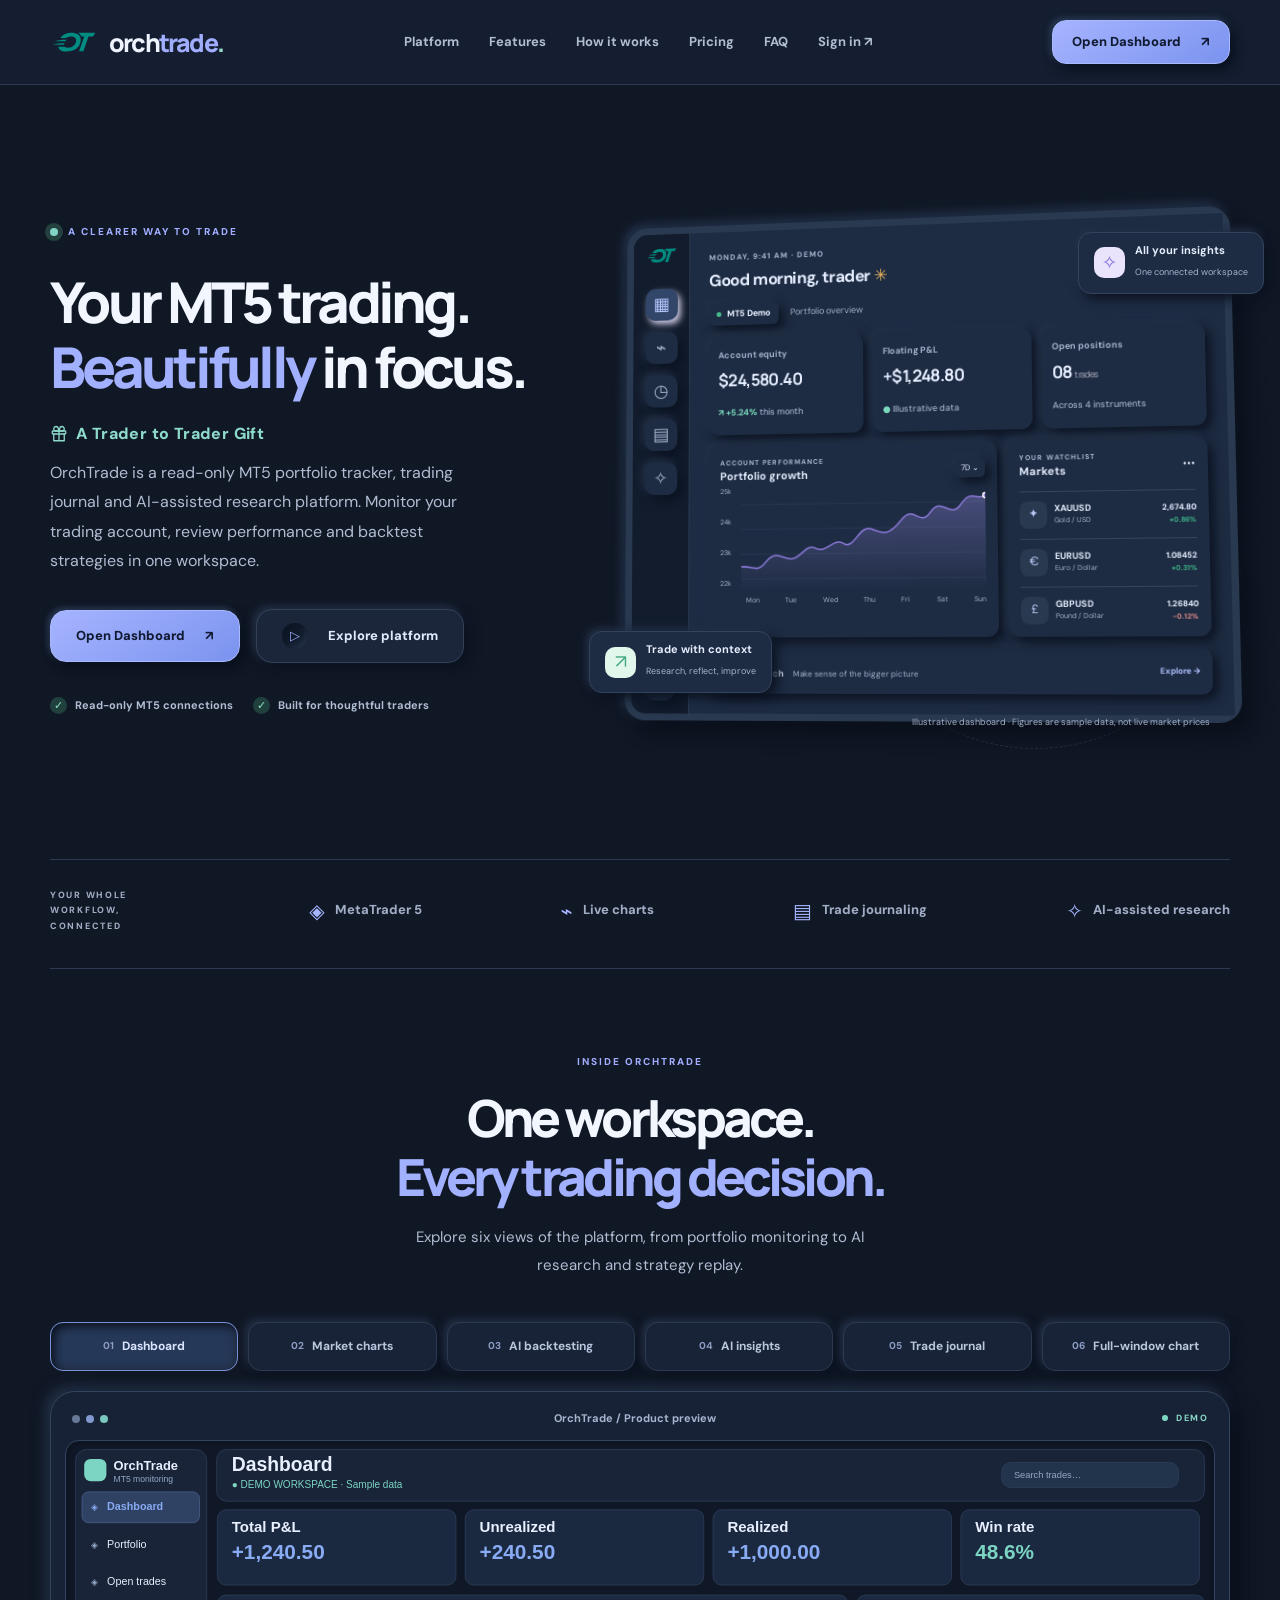
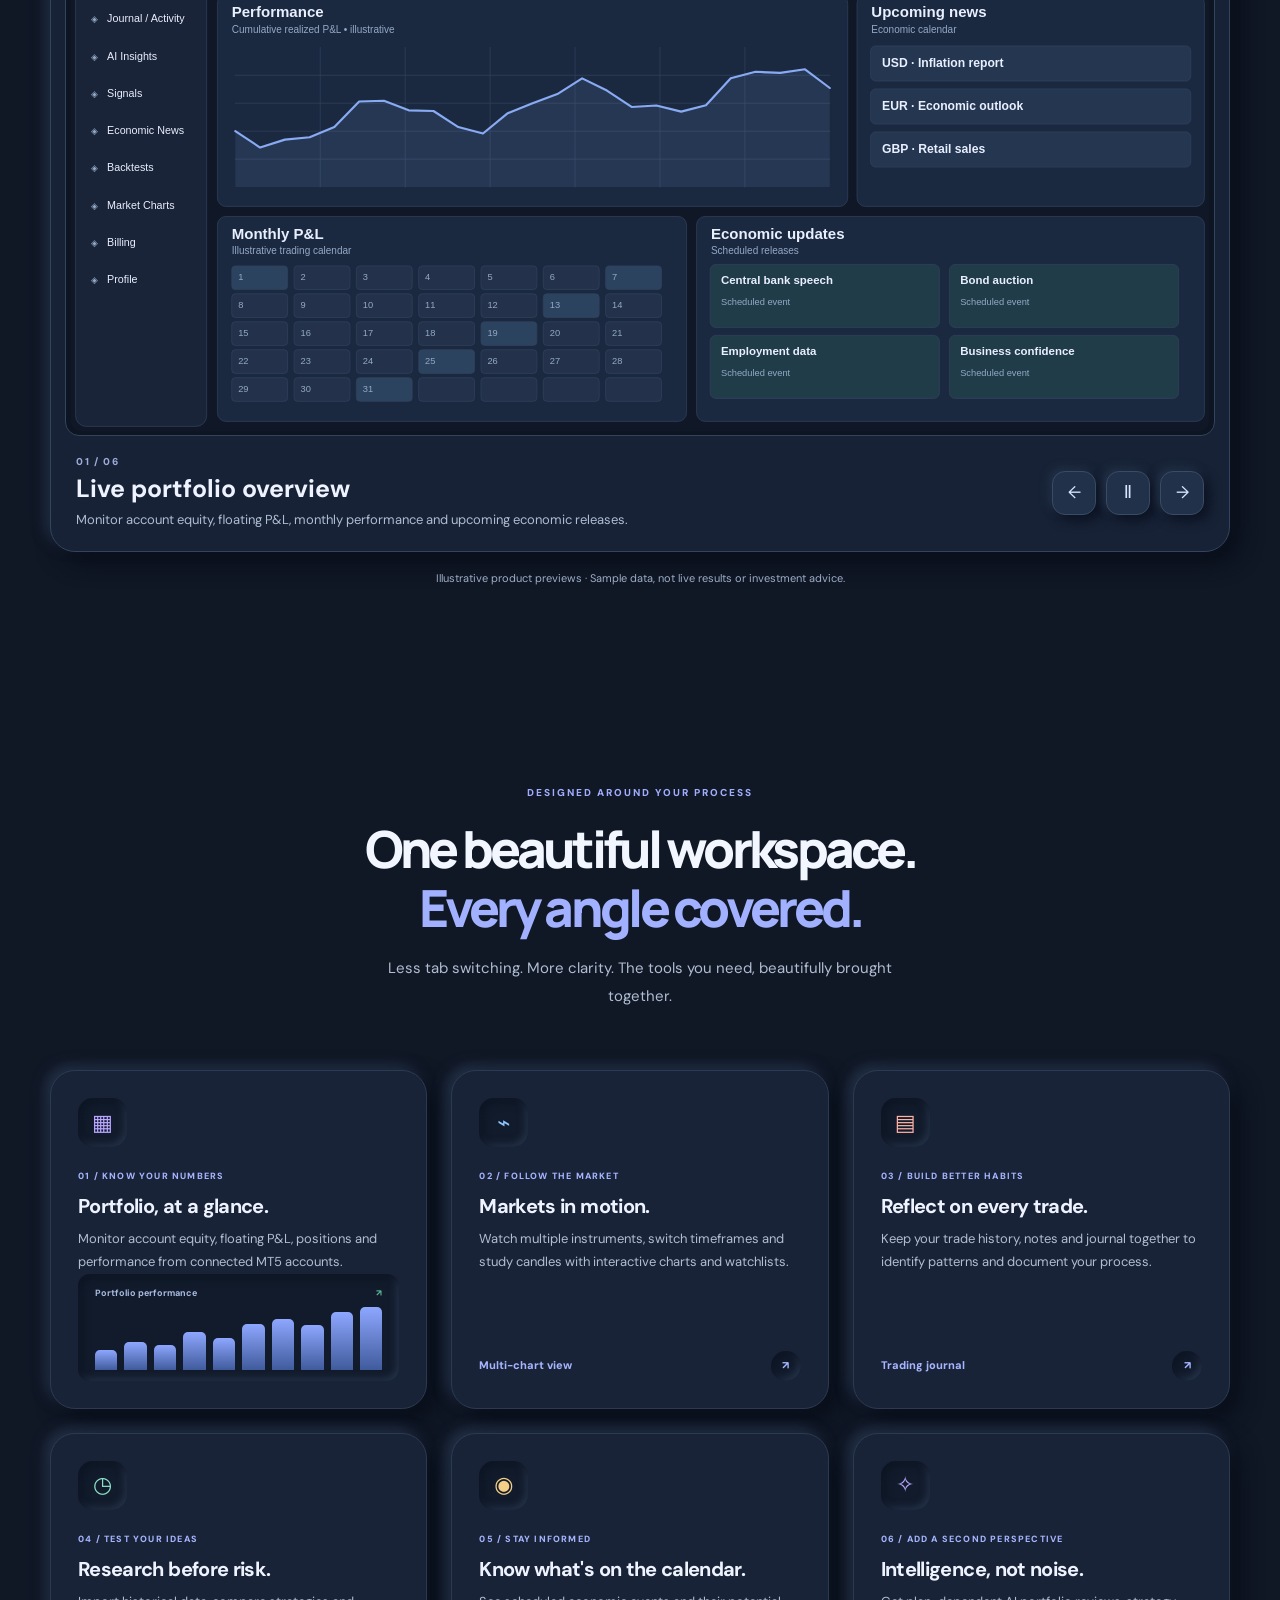
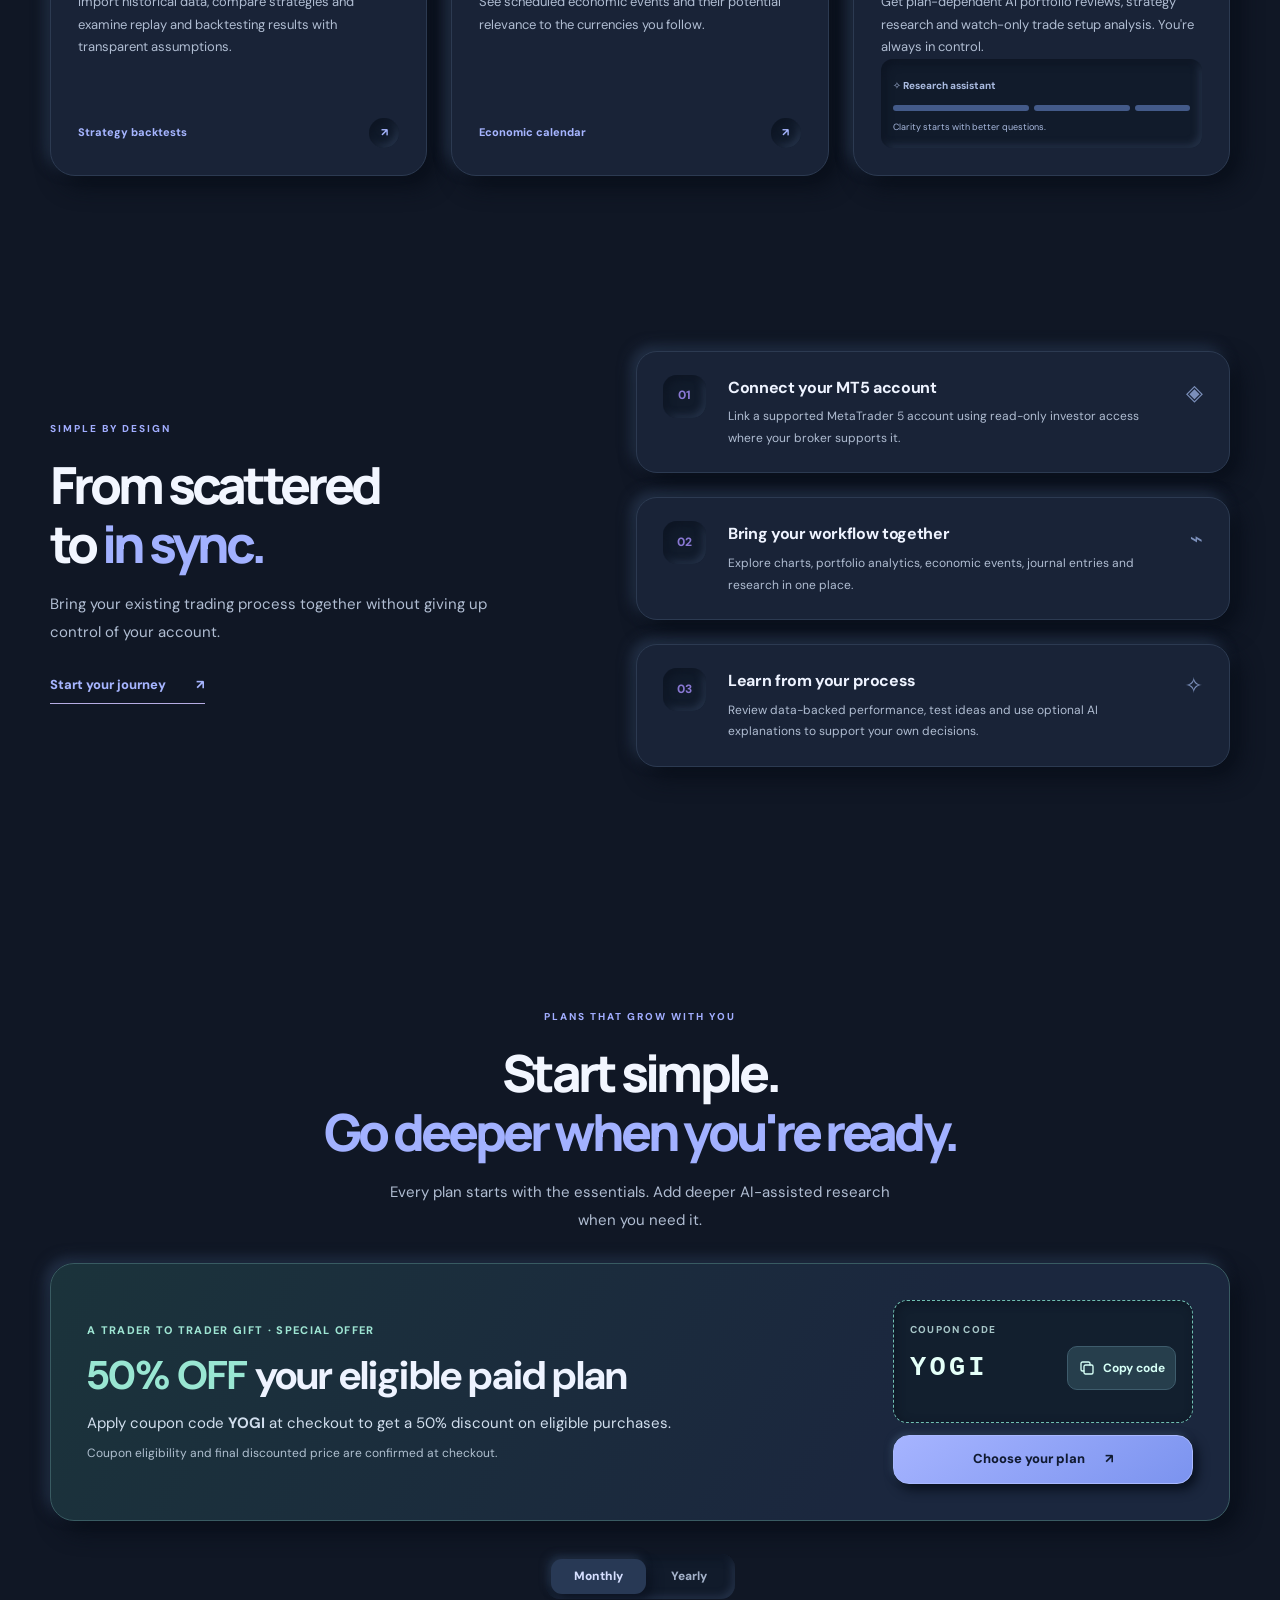
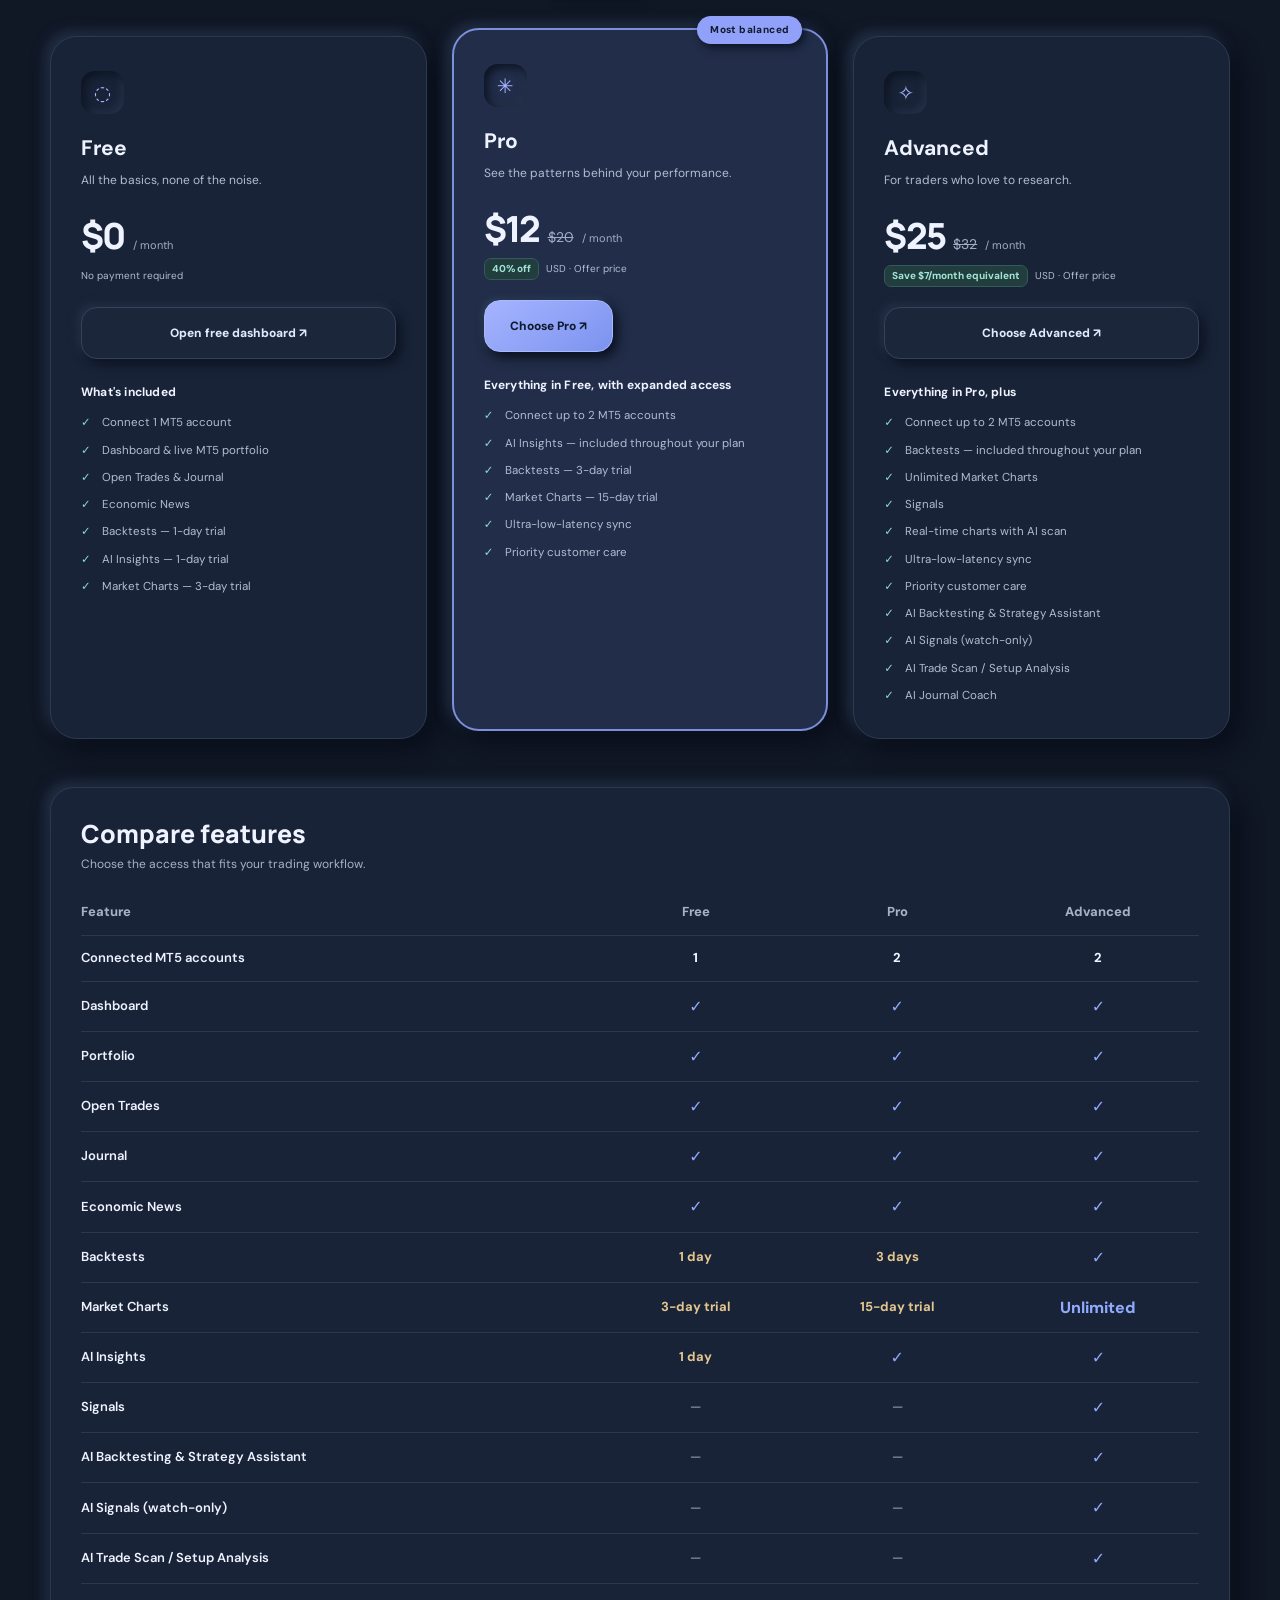
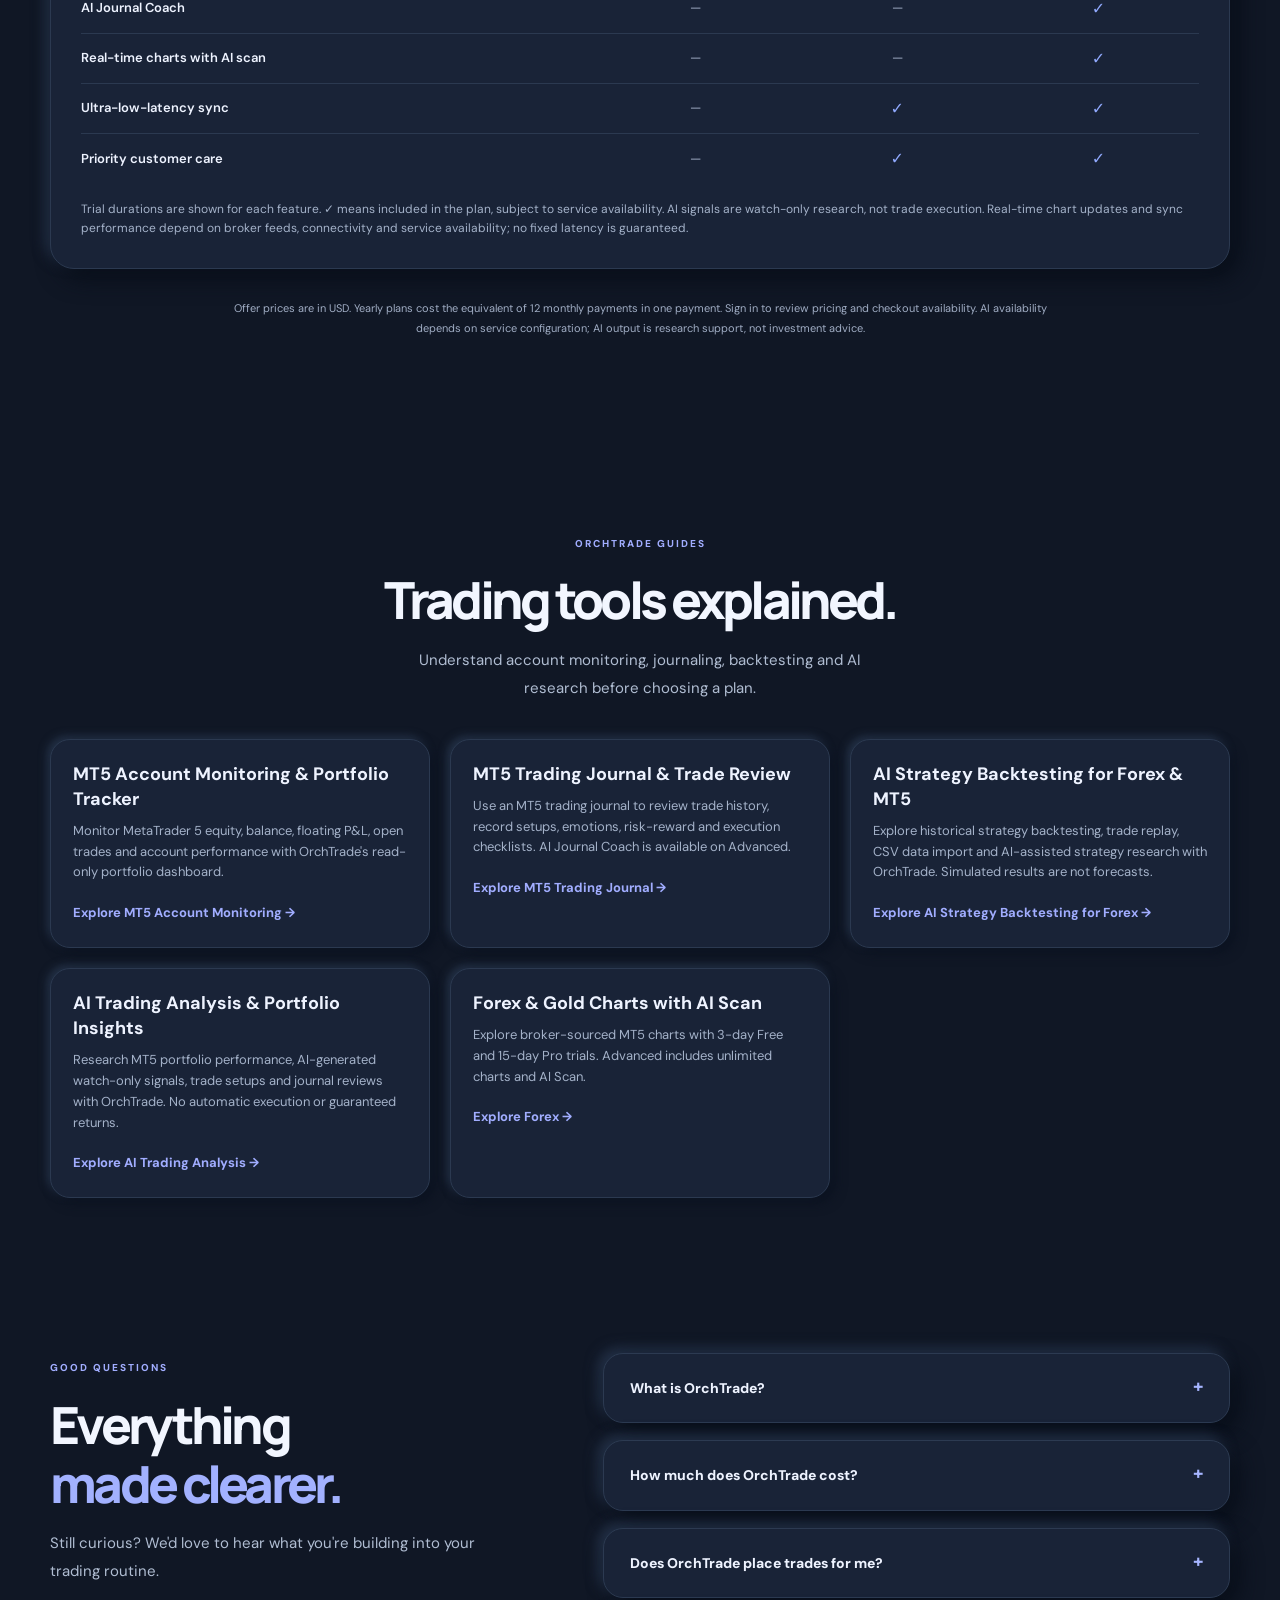
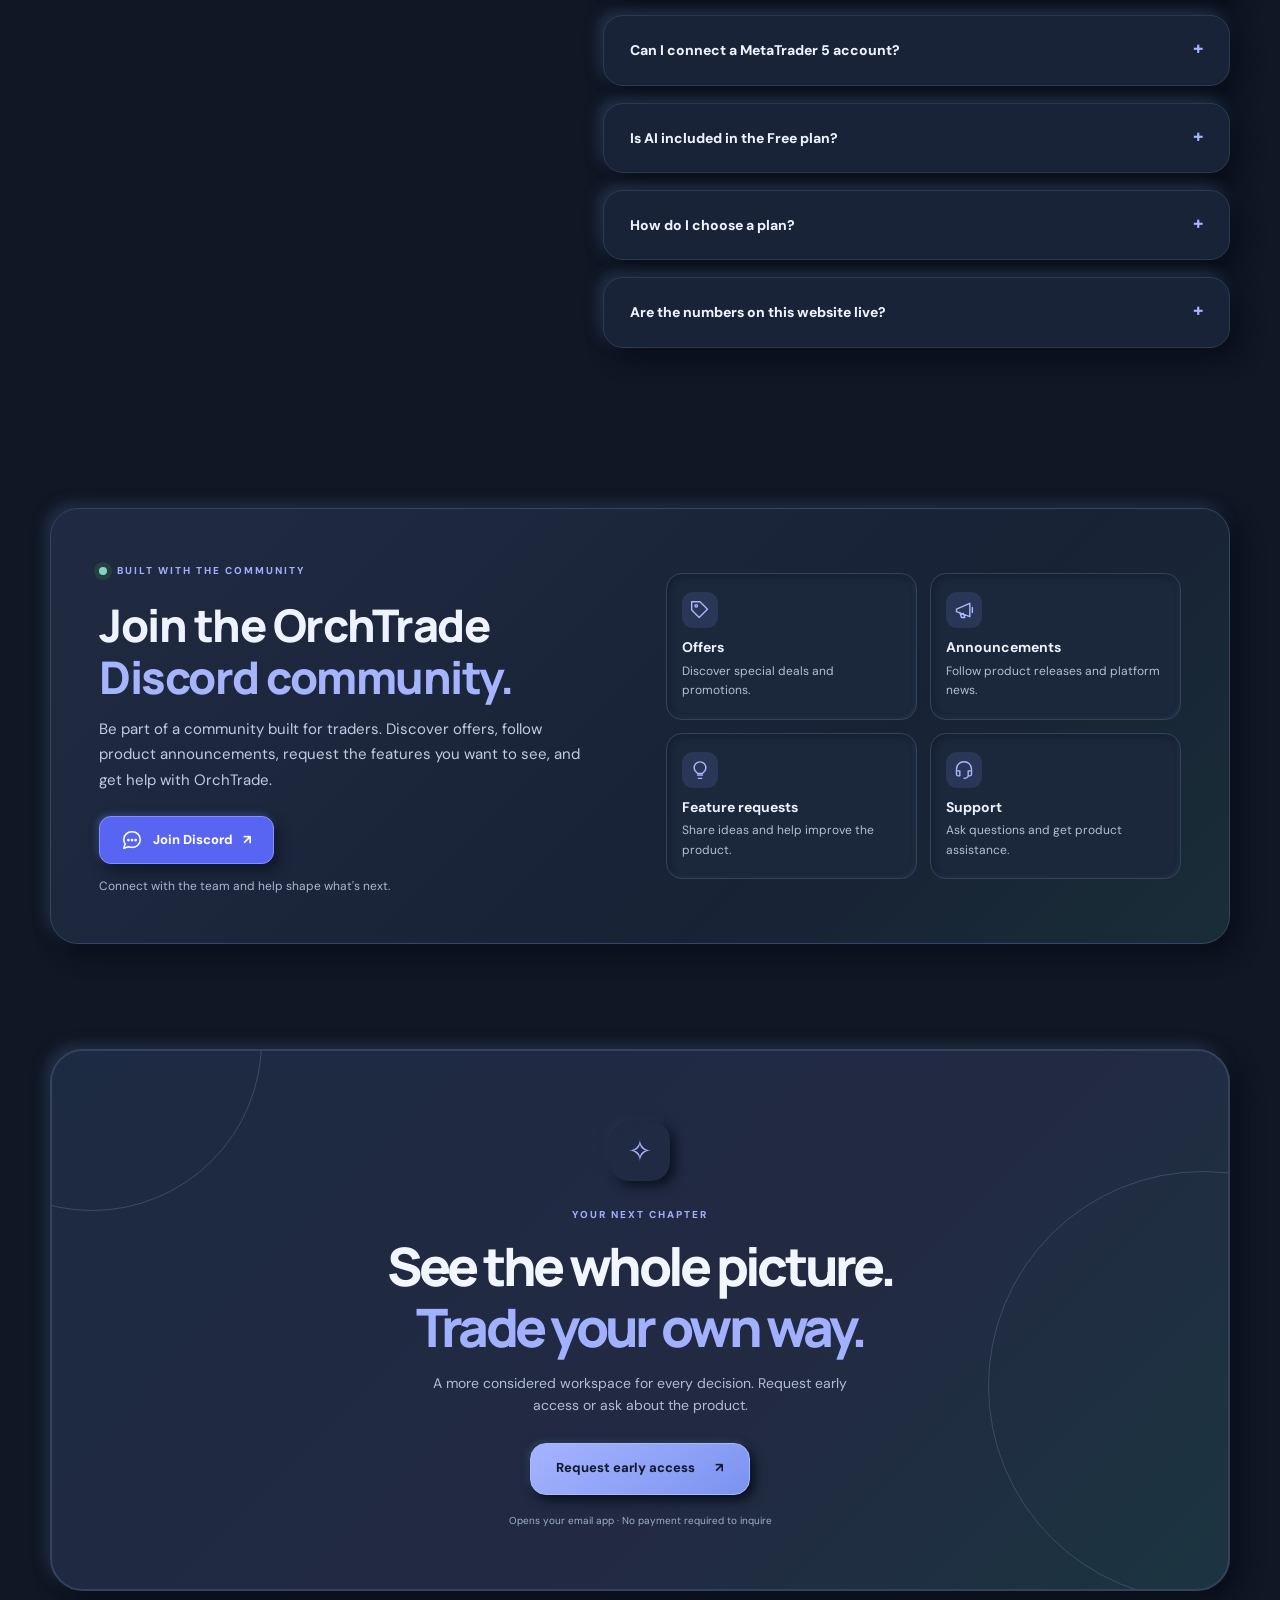
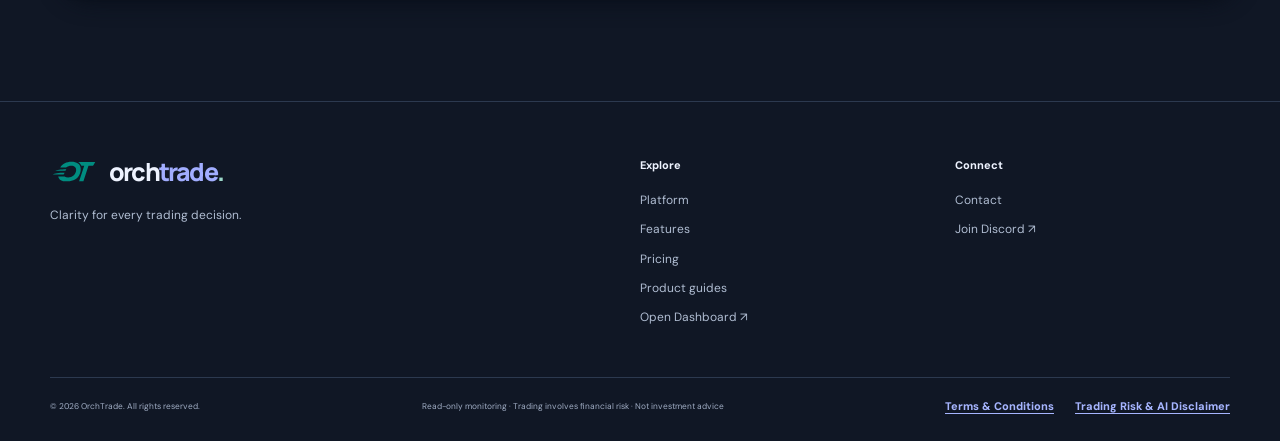
<file: index.html>
<!doctype html>
<html lang="en">
<head>
  <meta charset="utf-8">
  <meta name="viewport" content="width=device-width, initial-scale=1">
  <meta name="theme-color" content="#101725">
  <meta name="description" content="Monitor MT5 accounts, track trading performance, journal trades and explore AI backtesting, market charts and watch-only signals. Start with OrchTrade Free.">
  <meta name="robots" content="index, follow, max-image-preview:large">
  <link rel="canonical" href="https://orchtrade.com/">
  <meta property="og:type" content="website">
  <meta property="og:title" content="OrchTrade | MT5 Trading Journal, Portfolio Tracker &amp; AI Backtesting">
  <meta property="og:description" content="Monitor MT5 accounts, track trading performance, journal trades and explore AI backtesting, market charts and watch-only signals. Start with OrchTrade Free.">
  <meta property="og:url" content="https://orchtrade.com/">
  <meta property="og:site_name" content="OrchTrade">
  <link rel="icon" href="/favicon.ico?v=ot-1" sizes="16x16 32x32 48x48" type="image/x-icon"><link rel="icon" href="/favicon.svg?v=ot-1" sizes="any" type="image/svg+xml">
  <link rel="stylesheet" href="/styles.css?v=coupon-1">
  <script src="/site.js?v=coupon-1" defer></script>
  <meta name="twitter:card" content="summary">
  <meta name="twitter:title" content="OrchTrade | MT5 Trading Journal, Portfolio Tracker &amp; AI Backtesting">
  <meta name="twitter:description" content="Monitor MT5 accounts, track trading performance, journal trades and explore AI backtesting, market charts and watch-only signals. Start with OrchTrade Free.">
  <script type="application/ld+json">{"@context":"https://schema.org","@graph":[{"@type":"Organization","@id":"https://orchtrade.com/#organization","name":"OrchTrade","url":"https://orchtrade.com/","logo":"https://orchtrade.com/favicon.svg"},{"@type":"WebSite","@id":"https://orchtrade.com/#website","url":"https://orchtrade.com/","name":"OrchTrade","publisher":{"@id":"https://orchtrade.com/#organization"},"inLanguage":"en"},{"@type":"SoftwareApplication","@id":"https://orchtrade.com/#software","name":"OrchTrade","url":"https://orchtrade.com/","applicationCategory":"FinanceApplication","operatingSystem":"Web browser","description":"Monitor MT5 accounts, track trading performance, journal trades and explore AI backtesting, market charts and watch-only signals. Start with OrchTrade Free.","publisher":{"@id":"https://orchtrade.com/#organization"},"offers":[{"@type":"Offer","name":"Free","price":"0","priceCurrency":"USD","url":"https://orchtrade.com/#pricing"},{"@type":"Offer","name":"Pro monthly","price":"12","priceCurrency":"USD","url":"https://orchtrade.com/#pricing","priceSpecification":{"@type":"UnitPriceSpecification","price":"12","priceCurrency":"USD","unitText":"month"}},{"@type":"Offer","name":"Advanced monthly","price":"25","priceCurrency":"USD","url":"https://orchtrade.com/#pricing","priceSpecification":{"@type":"UnitPriceSpecification","price":"25","priceCurrency":"USD","unitText":"month"}}],"featureList":["MT5 read-only account monitoring","Portfolio analytics","Trading journal","Economic news","Plan-dependent AI insights and strategy backtesting","Plan-dependent Market Charts access and Advanced watch-only signals"]}]}</script>
  <title>OrchTrade | MT5 Trading Journal, Portfolio Tracker &amp; AI Backtesting</title>
</head>
<body>
  <a class="skip-link" href="#main">Skip to content</a>
  <div class="site-backdrop" aria-hidden="true"></div>
  <header class="topbar" id="top">
    <div class="container nav-shell">
      <a class="brand" href="#top" aria-label="OrchTrade home">
        <img class="brand-mark" src="/assets/orchtrade-ot-teal.svg" width="280" height="145" alt="" aria-hidden="true" decoding="async">
        <span>orch<span class="brand-accent">trade</span><span class="brand-dot">.</span></span>
      </a>
      <nav class="main-nav" id="main-nav" aria-label="Main navigation">
        <a href="#product-showcase">Platform</a><a href="#features">Features</a><a href="#how-it-works">How it works</a><a href="#pricing">Pricing</a><a href="#faq">FAQ</a><a href="https://app.orchtrade.com/" title="Open the OrchTrade trading dashboard">Sign in ↗</a>
      </nav>
      <div class="nav-actions">
        <a class="btn btn-small btn-primary desktop-cta" href="https://app.orchtrade.com/" title="Open the OrchTrade trading dashboard">Open Dashboard <span aria-hidden="true">↗</span></a>
        <button class="menu-button" type="button" aria-label="Open menu" aria-expanded="false" aria-controls="main-nav"><span></span><span></span><span></span></button>
      </div>
    </div>
  </header>

  <main id="main">
    <section class="hero section-pad">
      <div class="container hero-layout">
        <div class="hero-copy">
          <span class="eyebrow"><span class="eyebrow-dot"></span> A clearer way to trade</span>
          <h1>Your MT5 trading.<br><em>Beautifully</em> in focus.</h1>
          <p class="hero-gift"><svg viewBox="0 0 24 24" fill="none" stroke="currentColor" stroke-width="1.7" stroke-linecap="round" stroke-linejoin="round" aria-hidden="true"><rect x="3" y="8" width="18" height="4" rx="1"/><path d="M5 12v9h14v-9M12 8v13M12 8H8a3 3 0 1 1 3-3l1 3Zm0 0h4a3 3 0 1 0-3-3l-1 3Z"/></svg>A Trader to Trader Gift</p>
          <p class="hero-lead">OrchTrade is a read-only MT5 portfolio tracker, trading journal and AI-assisted research platform. Monitor your trading account, review performance and backtest strategies in one workspace.</p>
          <div class="hero-actions">
            <a class="btn btn-primary" href="https://app.orchtrade.com/" title="Open the OrchTrade trading dashboard">Open Dashboard <span aria-hidden="true">↗</span></a>
            <a class="btn btn-soft" href="#product-showcase"><span class="play-orbit" aria-hidden="true">▷</span> Explore platform</a>
          </div>
          <div class="hero-footnotes">
            <span><span class="check-icon">✓</span> Read-only MT5 connections</span>
            <span><span class="check-icon">✓</span> Built for thoughtful traders</span>
          </div>
        </div>

        <div class="hero-visual" id="platform" aria-label="Illustrative product dashboard">
          <div class="orbit orbit-one" aria-hidden="true"></div><div class="orbit orbit-two" aria-hidden="true"></div>
          <div class="float-chip float-chip-top"><span class="float-bubble purple">✧</span><span><strong>All your insights</strong><small>One connected workspace</small></span></div>
          <div class="dashboard">
            <div class="dash-sidebar">
              <div class="dash-mini-logo" aria-hidden="true"><img src="/assets/orchtrade-ot-teal.svg" width="280" height="145" alt=""></div>
              <div class="dash-side-icon selected" title="Overview">▦</div>
              <div class="dash-side-icon" title="Charts">⌁</div>
              <div class="dash-side-icon" title="Backtests">◷</div>
              <div class="dash-side-icon" title="Journal">▤</div>
              <div class="dash-side-icon" title="Research">✧</div>
              <div class="dash-side-spacer"></div>
              <div class="dash-user" aria-hidden="true">O</div>
            </div>
            <div class="dash-content">
              <div class="dash-heading"><div><small>MONDAY, 9:41 AM · DEMO</small><h2>Good morning, trader <span>✳</span></h2></div><div class="dash-actions"><span>⌕</span><span>◌</span><span class="dash-avatar">O</span></div></div>
              <div class="dash-pills"><span class="dash-pill"><i></i> MT5 Demo</span><span class="dash-caption">Portfolio overview</span></div>
              <div class="metric-row">
                <div class="mini-metric"><small>Account equity</small><strong>$24,580.40</strong><span class="uptext">↗ +5.24% <span>this month</span></span></div>
                <div class="mini-metric"><small>Floating P&amp;L</small><strong>+$1,248.80</strong><span class="uptext">● <span>Illustrative data</span></span></div>
                <div class="mini-metric quiet"><small>Open positions</small><strong>08 <span class="metric-light">trades</span></strong><span class="muted-text">Across 4 instruments</span></div>
              </div>
              <div class="workspace-row">
                <div class="chart-panel">
                  <div class="panel-top"><div><small>ACCOUNT PERFORMANCE</small><strong>Portfolio growth</strong></div><span class="time-pill">7D ⌄</span></div>
                  <div class="chart-wrap">
                    <div class="chart-y-labels"><span>25k</span><span>24k</span><span>23k</span><span>22k</span></div>
                    <svg class="chart-svg" viewBox="0 0 530 194" preserveAspectRatio="none" role="img" aria-label="Illustrative rising portfolio line chart">
                      <defs><linearGradient id="growthFill" x1="0" y1="0" x2="0" y2="1"><stop offset="0%" stop-color="#9a8ce8" stop-opacity=".34"/><stop offset="100%" stop-color="#9a8ce8" stop-opacity="0"/></linearGradient></defs>
                      <g stroke="#e8eaf1" stroke-width="1"><path d="M0 24H530M0 73H530M0 122H530M0 171H530"/></g>
                      <path d="M0 147 C24 144 34 161 54 138 S86 129 108 132 S141 101 164 112 S203 90 225 103 S259 66 285 75 S322 90 350 58 S389 75 413 43 S455 60 478 29 S511 24 530 12 L530 194H0Z" fill="url(#growthFill)"/>
                      <path d="M0 147 C24 144 34 161 54 138 S86 129 108 132 S141 101 164 112 S203 90 225 103 S259 66 285 75 S322 90 350 58 S389 75 413 43 S455 60 478 29 S511 24 530 12" fill="none" stroke="#8978d7" stroke-width="3" stroke-linecap="round"/>
                      <circle cx="530" cy="12" r="5" fill="#8978d7" stroke="#fff" stroke-width="3"/>
                    </svg>
                    <div class="chart-x-labels"><span>Mon</span><span>Tue</span><span>Wed</span><span>Thu</span><span>Fri</span><span>Sat</span><span>Sun</span></div>
                  </div>
                </div>
                <div class="watch-panel">
                  <div class="panel-top"><div><small>YOUR WATCHLIST</small><strong>Markets</strong></div><span>•••</span></div>
                  <div class="watch-item"><span class="asset-icon gold">✦</span><span><strong>XAUUSD</strong><small>Gold / USD</small></span><span class="watch-price">2,674.80<small class="price-up">+0.86%</small></span></div>
                  <div class="watch-item"><span class="asset-icon lavender">€</span><span><strong>EURUSD</strong><small>Euro / Dollar</small></span><span class="watch-price">1.08452<small class="price-up">+0.31%</small></span></div>
                  <div class="watch-item"><span class="asset-icon peach">£</span><span><strong>GBPUSD</strong><small>Pound / Dollar</small></span><span class="watch-price">1.26840<small class="price-down">−0.12%</small></span></div>
                </div>
              </div>
              <div class="dash-bottom"><span><span class="insight-spark">✧</span> <strong>AI research</strong> <small>Make sense of the bigger picture</small></span><span class="insight-link">Explore →</span></div>
            </div>
          </div>
          <div class="float-chip float-chip-bottom"><span class="float-bubble green">↗</span><span><strong>Trade with context</strong><small>Research, reflect, improve</small></span></div>
          <p class="illustration-note">Illustrative dashboard · Figures are sample data, not live market prices</p>
        </div>
      </div>
    </section>

    <section class="trust-strip container" aria-label="Platform strengths">
      <span>YOUR WHOLE WORKFLOW, CONNECTED</span>
      <div><span>◈</span> MetaTrader 5</div><div><span>⌁</span> Live charts</div><div><span>▤</span> Trade journaling</div><div><span>✧</span> AI-assisted research</div>
    </section>

<section class="showcase-section section-pad" id="product-showcase" aria-labelledby="showcase-title">
<div class="container">
<div class="section-heading centered"><span class="eyebrow">INSIDE ORCHTRADE</span><h2 id="showcase-title">One workspace.<br><em>Every trading decision.</em></h2><p>Explore six views of the platform, from portfolio monitoring to AI research and strategy replay.</p></div>
<div class="product-showcase" data-showcase>
<div class="showcase-tabs" role="group" aria-label="Product views"><button type="button" class="showcase-tab active" data-screen="0" aria-pressed="true"><span class="showcase-tab-index">01</span><span>Dashboard</span></button><button type="button" class="showcase-tab" data-screen="1" aria-pressed="false"><span class="showcase-tab-index">02</span><span>Market charts</span></button><button type="button" class="showcase-tab" data-screen="2" aria-pressed="false"><span class="showcase-tab-index">03</span><span>AI backtesting</span></button><button type="button" class="showcase-tab" data-screen="3" aria-pressed="false"><span class="showcase-tab-index">04</span><span>AI insights</span></button><button type="button" class="showcase-tab" data-screen="4" aria-pressed="false"><span class="showcase-tab-index">05</span><span>Trade journal</span></button><button type="button" class="showcase-tab" data-screen="5" aria-pressed="false"><span class="showcase-tab-index">06</span><span>Full-window chart</span></button></div>
<div class="showcase-frame">
<div class="showcase-chrome"><span class="window-dots" aria-hidden="true"><i></i><i></i><i></i></span><span>OrchTrade <span class="showcase-chrome-separator">/</span> Product preview</span><span class="demo-pill"><i></i> DEMO</span></div>
<div class="showcase-stage" aria-label="Product screenshots"><figure class="showcase-slide active" data-slide="0" aria-hidden="false"><img src="/assets/showcase/dashboard.svg" data-photo="/assets/showcase/dashboard.webp" width="1600" height="829" alt="Illustrative OrchTrade Dashboard workspace" decoding="async" loading="lazy"></figure><figure class="showcase-slide" data-slide="1" aria-hidden="true"><img data-src="/assets/showcase/market-charts.svg" data-photo="/assets/showcase/market-charts.webp" width="1600" height="829" alt="Illustrative OrchTrade Market charts workspace" decoding="async"></figure><figure class="showcase-slide" data-slide="2" aria-hidden="true"><img data-src="/assets/showcase/backtests.svg" data-photo="/assets/showcase/backtests.webp" width="1600" height="829" alt="Illustrative OrchTrade AI backtesting workspace" decoding="async"></figure><figure class="showcase-slide" data-slide="3" aria-hidden="true"><img data-src="/assets/showcase/ai-insights.svg" data-photo="/assets/showcase/ai-insights.webp" width="1600" height="829" alt="Illustrative OrchTrade AI insights workspace" decoding="async"></figure><figure class="showcase-slide" data-slide="4" aria-hidden="true"><img data-src="/assets/showcase/journal.svg" data-photo="/assets/showcase/journal.webp" width="1600" height="829" alt="Illustrative OrchTrade Trade journal workspace" decoding="async"></figure><figure class="showcase-slide" data-slide="5" aria-hidden="true"><img data-src="/assets/showcase/full-chart.svg" data-photo="/assets/showcase/full-chart.webp" width="1600" height="829" alt="Illustrative OrchTrade Full-window chart workspace" decoding="async"></figure></div>
<div class="showcase-caption"><div><div class="showcase-counter" data-showcase-count>01 / 06</div><h3 data-showcase-heading>Live portfolio overview</h3><p data-showcase-description>Monitor account equity, floating P&L, monthly performance and upcoming economic releases.</p></div><div class="showcase-controls"><button type="button" data-showcase-prev aria-label="Previous product view">←</button><button type="button" data-showcase-play aria-label="Pause automatic slideshow" aria-pressed="true">Ⅱ</button><button type="button" data-showcase-next aria-label="Next product view">→</button></div></div>
</div>
<p class="showcase-disclosure" data-showcase-disclosure>Illustrative product previews · Sample data, not live results or investment advice.</p>
</div></div></section>

    <section class="features section-pad" id="features">
      <div class="container">
        <div class="section-heading centered"><span class="eyebrow">DESIGNED AROUND YOUR PROCESS</span><h2>One beautiful workspace.<br><em>Every angle covered.</em></h2><p>Less tab switching. More clarity. The tools you need, beautifully brought together.</p></div>
        <div class="feature-grid">
          <article class="feature-card featured-feature"><div class="feature-icon lavender-icon">▦</div><span class="feature-kicker">01 / KNOW YOUR NUMBERS</span><h3>Portfolio, at a glance.</h3><p>Monitor account equity, floating P&amp;L, positions and performance from connected MT5 accounts.</p><div class="feature-visual bars-visual" aria-hidden="true"><div class="tiny-caption">Portfolio performance <span>↗</span></div><div class="bars"><i style="--h:30%"></i><i style="--h:43%"></i><i style="--h:38%"></i><i style="--h:57%"></i><i style="--h:49%"></i><i style="--h:69%"></i><i style="--h:77%"></i><i style="--h:68%"></i><i style="--h:88%"></i><i style="--h:96%"></i></div></div></article>
          <article class="feature-card"><div class="feature-icon blue-icon">⌁</div><span class="feature-kicker">02 / FOLLOW THE MARKET</span><h3>Markets in motion.</h3><p>Watch multiple instruments, switch timeframes and study candles with interactive charts and watchlists.</p><div class="feature-tail"><span>Multi-chart view</span><span>↗</span></div></article>
          <article class="feature-card"><div class="feature-icon peach-icon">▤</div><span class="feature-kicker">03 / BUILD BETTER HABITS</span><h3>Reflect on every trade.</h3><p>Keep your trade history, notes and journal together to identify patterns and document your process.</p><div class="feature-tail"><span>Trading journal</span><span>↗</span></div></article>
          <article class="feature-card"><div class="feature-icon green-icon">◷</div><span class="feature-kicker">04 / TEST YOUR IDEAS</span><h3>Research before risk.</h3><p>Import historical data, compare strategies and examine replay and backtesting results with transparent assumptions.</p><div class="feature-tail"><span>Strategy backtests</span><span>↗</span></div></article>
          <article class="feature-card"><div class="feature-icon gold-icon">◉</div><span class="feature-kicker">05 / STAY INFORMED</span><h3>Know what's on the calendar.</h3><p>See scheduled economic events and their potential relevance to the currencies you follow.</p><div class="feature-tail"><span>Economic calendar</span><span>↗</span></div></article>
          <article class="feature-card featured-feature ai-feature"><div class="feature-icon lavender-icon">✧</div><span class="feature-kicker">06 / ADD A SECOND PERSPECTIVE</span><h3>Intelligence, not noise.</h3><p>Get plan-dependent AI portfolio reviews, strategy research and watch-only trade setup analysis. You're always in control.</p><div class="ai-visual" aria-hidden="true"><span>✧ Research assistant</span><div><i></i><i></i><i></i></div><p>Clarity starts with better questions.</p></div></article>
        </div>
      </div>
    </section>

    <section class="process section-pad" id="how-it-works"><div class="container process-layout">
      <div class="section-heading"><span class="eyebrow">SIMPLE BY DESIGN</span><h2>From scattered<br>to <em>in sync.</em></h2><p>Bring your existing trading process together without giving up control of your account.</p><a class="text-link" href="#contact">Start your journey <span>↗</span></a></div>
      <div class="steps">
        <div class="step"><span class="step-number">01</span><div><h3>Connect your MT5 account</h3><p>Link a supported MetaTrader 5 account using read-only investor access where your broker supports it.</p></div><span class="step-deco">◈</span></div>
        <div class="step"><span class="step-number">02</span><div><h3>Bring your workflow together</h3><p>Explore charts, portfolio analytics, economic events, journal entries and research in one place.</p></div><span class="step-deco">⌁</span></div>
        <div class="step"><span class="step-number">03</span><div><h3>Learn from your process</h3><p>Review data-backed performance, test ideas and use optional AI explanations to support your own decisions.</p></div><span class="step-deco">✧</span></div>
      </div>
    </div></section>

    <section class="pricing section-pad" id="pricing"><div class="container">
      <div class="section-heading centered"><span class="eyebrow">PLANS THAT GROW WITH YOU</span><h2>Start simple.<br><em>Go deeper when you're ready.</em></h2><p>Every plan starts with the essentials. Add deeper AI-assisted research when you need it.</p></div>
      <aside class="coupon-card" id="special-offer" aria-labelledby="coupon-title">
        <div class="coupon-copy">
          <span class="coupon-kicker">A TRADER TO TRADER GIFT · SPECIAL OFFER</span>
          <h3 id="coupon-title"><strong>50% OFF</strong> your eligible paid plan</h3>
          <p>Apply coupon code <strong>YOGI</strong> at checkout to get a 50% discount on eligible purchases.</p>
          <small>Coupon eligibility and final discounted price are confirmed at checkout.</small>
        </div>
        <div class="coupon-actions">
          <div class="coupon-ticket"><span>COUPON CODE</span><div class="coupon-code-row"><code id="offer-code">YOGI</code><button type="button" class="coupon-copy-button" data-copy-coupon aria-label="Copy coupon code YOGI"><svg width="18" height="18" viewBox="0 0 24 24" fill="none" stroke="currentColor" stroke-width="1.8" stroke-linecap="round" stroke-linejoin="round" aria-hidden="true"><rect x="8" y="8" width="12" height="12" rx="2"/><path d="M16 8V6a2 2 0 0 0-2-2H6a2 2 0 0 0-2 2v8a2 2 0 0 0 2 2h2"/></svg><span data-copy-label>Copy code</span></button></div><span class="coupon-status" role="status" aria-live="polite" data-coupon-status></span></div>
          <a class="btn btn-primary coupon-claim" href="#pricing-options">Choose your plan <span aria-hidden="true">↗</span></a>
        </div>
      </aside>
      <div class="billing-switch" id="pricing-options" role="group" aria-label="Billing period"><button type="button" class="active" data-period="monthly" aria-pressed="true">Monthly</button><button type="button" data-period="annual" aria-pressed="false">Yearly</button></div>
      <div class="pricing-grid">
        <article class="price-card"><div class="plan-icon">◌</div><h3>Free</h3><p>All the basics, none of the noise.</p><div class="price-line"><strong data-monthly="$0" data-annual="$0">$0</strong><span data-period-label>/ month</span></div><p class="billing-hint">No payment required</p><a href="https://app.orchtrade.com/" class="btn btn-outline">Open free dashboard ↗</a><h4>What's included</h4><ul class="plan-list"><li>Connect 1 MT5 account</li><li>Dashboard &amp; live MT5 portfolio</li><li>Open Trades &amp; Journal</li><li>Economic News</li><li>Backtests — 1-day trial</li><li>AI Insights — 1-day trial</li><li>Market Charts — 3-day trial</li></ul></article>
        <article class="price-card highlighted"><span class="popular-tag">Most balanced</span><div class="plan-icon">✳</div><h3>Pro</h3><p>See the patterns behind your performance.</p><div class="price-line"><strong data-monthly="$12" data-annual="$144">$12</strong><del class="original-price" data-monthly="$20" data-annual="$240">$20</del><span data-period-label>/ month</span></div><p class="billing-hint"><span class="offer-tag">40% off</span> USD · Offer price</p><a href="https://app.orchtrade.com/?plan=pro&amp;period=monthly" class="btn btn-primary" data-checkout-link>Choose Pro ↗</a><h4>Everything in Free, with expanded access</h4><ul class="plan-list"><li>Connect up to 2 MT5 accounts</li><li>AI Insights — included throughout your plan</li><li>Backtests — 3-day trial</li><li>Market Charts — 15-day trial</li><li>Ultra-low-latency sync</li><li>Priority customer care</li></ul></article>
        <article class="price-card"><div class="plan-icon">✧</div><h3>Advanced</h3><p>For traders who love to research.</p><div class="price-line"><strong data-monthly="$25" data-annual="$300">$25</strong><del class="original-price" data-monthly="$32" data-annual="$384">$32</del><span data-period-label>/ month</span></div><p class="billing-hint"><span class="offer-tag">Save $7/month equivalent</span> USD · Offer price</p><a href="https://app.orchtrade.com/?plan=advanced&amp;period=monthly" class="btn btn-outline" data-checkout-link>Choose Advanced ↗</a><h4>Everything in Pro, plus</h4><ul class="plan-list"><li>Connect up to 2 MT5 accounts</li><li>Backtests — included throughout your plan</li><li>Unlimited Market Charts</li><li>Signals</li><li>Real-time charts with AI scan</li><li>Ultra-low-latency sync</li><li>Priority customer care</li><li>AI Backtesting &amp; Strategy Assistant</li><li>AI Signals (watch-only)</li><li>AI Trade Scan / Setup Analysis</li><li>AI Journal Coach</li></ul></article>
      </div>
      <section class="plan-comparison" aria-labelledby="compare-plans-title">
        <h3 id="compare-plans-title">Compare features</h3>
        <p class="compare-intro">Choose the access that fits your trading workflow.</p>
        <table class="plan-table" aria-label="Free, Pro and Advanced feature comparison">
          <colgroup><col class="plan-feature-col"><col><col><col></colgroup>
          <thead><tr><th scope="col">Feature</th><th scope="col">Free</th><th scope="col">Pro</th><th scope="col">Advanced</th></tr></thead>
          <tbody>
            <tr><th scope="row">Connected MT5 accounts</th><td data-access="limit">1</td><td data-access="limit">2</td><td data-access="limit">2</td></tr>
            <tr><th scope="row">Dashboard</th><td data-access="included"><span aria-label="Included" role="img">✓</span></td><td data-access="included"><span aria-label="Included" role="img">✓</span></td><td data-access="included"><span aria-label="Included" role="img">✓</span></td></tr>
            <tr><th scope="row">Portfolio</th><td data-access="included"><span aria-label="Included" role="img">✓</span></td><td data-access="included"><span aria-label="Included" role="img">✓</span></td><td data-access="included"><span aria-label="Included" role="img">✓</span></td></tr>
            <tr><th scope="row">Open Trades</th><td data-access="included"><span aria-label="Included" role="img">✓</span></td><td data-access="included"><span aria-label="Included" role="img">✓</span></td><td data-access="included"><span aria-label="Included" role="img">✓</span></td></tr>
            <tr><th scope="row">Journal</th><td data-access="included"><span aria-label="Included" role="img">✓</span></td><td data-access="included"><span aria-label="Included" role="img">✓</span></td><td data-access="included"><span aria-label="Included" role="img">✓</span></td></tr>
            <tr><th scope="row">Economic News</th><td data-access="included"><span aria-label="Included" role="img">✓</span></td><td data-access="included"><span aria-label="Included" role="img">✓</span></td><td data-access="included"><span aria-label="Included" role="img">✓</span></td></tr>
            <tr><th scope="row">Backtests</th><td data-access="trial">1 day</td><td data-access="trial">3 days</td><td data-access="included"><span aria-label="Included" role="img">✓</span></td></tr>
            <tr><th scope="row">Market Charts</th><td data-access="trial">3-day trial</td><td data-access="trial">15-day trial</td><td data-access="included">Unlimited</td></tr>
            <tr><th scope="row">AI Insights</th><td data-access="trial">1 day</td><td data-access="included"><span aria-label="Included" role="img">✓</span></td><td data-access="included"><span aria-label="Included" role="img">✓</span></td></tr>
            <tr><th scope="row">Signals</th><td data-access="excluded"><span aria-label="Not included" role="img">—</span></td><td data-access="excluded"><span aria-label="Not included" role="img">—</span></td><td data-access="included"><span aria-label="Included" role="img">✓</span></td></tr>
            <tr><th scope="row">AI Backtesting &amp; Strategy Assistant</th><td data-access="excluded"><span aria-label="Not included" role="img">—</span></td><td data-access="excluded"><span aria-label="Not included" role="img">—</span></td><td data-access="included"><span aria-label="Included" role="img">✓</span></td></tr>
            <tr><th scope="row">AI Signals (watch-only)</th><td data-access="excluded"><span aria-label="Not included" role="img">—</span></td><td data-access="excluded"><span aria-label="Not included" role="img">—</span></td><td data-access="included"><span aria-label="Included" role="img">✓</span></td></tr>
            <tr><th scope="row">AI Trade Scan / Setup Analysis</th><td data-access="excluded"><span aria-label="Not included" role="img">—</span></td><td data-access="excluded"><span aria-label="Not included" role="img">—</span></td><td data-access="included"><span aria-label="Included" role="img">✓</span></td></tr>
            <tr><th scope="row">AI Journal Coach</th><td data-access="excluded"><span aria-label="Not included" role="img">—</span></td><td data-access="excluded"><span aria-label="Not included" role="img">—</span></td><td data-access="included"><span aria-label="Included" role="img">✓</span></td></tr>
            <tr><th scope="row">Real-time charts with AI scan</th><td data-access="excluded"><span aria-label="Not included" role="img">—</span></td><td data-access="excluded"><span aria-label="Not included" role="img">—</span></td><td data-access="included"><span aria-label="Included" role="img">✓</span></td></tr>
            <tr><th scope="row">Ultra-low-latency sync</th><td data-access="excluded"><span aria-label="Not included" role="img">—</span></td><td data-access="included"><span aria-label="Included" role="img">✓</span></td><td data-access="included"><span aria-label="Included" role="img">✓</span></td></tr>
            <tr><th scope="row">Priority customer care</th><td data-access="excluded"><span aria-label="Not included" role="img">—</span></td><td data-access="included"><span aria-label="Included" role="img">✓</span></td><td data-access="included"><span aria-label="Included" role="img">✓</span></td></tr>
          </tbody>
        </table>
        <p class="compare-note">Trial durations are shown for each feature. ✓ means included in the plan, subject to service availability. AI signals are watch-only research, not trade execution. Real-time chart updates and sync performance depend on broker feeds, connectivity and service availability; no fixed latency is guaranteed.</p>
      </section>
      <p class="pricing-disclaimer">Offer prices are in USD. Yearly plans cost the equivalent of 12 monthly payments in one payment. Sign in to review pricing and checkout availability. AI availability depends on service configuration; AI output is research support, not investment advice.</p>
    </div></section>

<section class="section-pad seo-guides container" id="guides" aria-labelledby="guide-title"><div class="section-heading centered"><span class="eyebrow">ORCHTRADE GUIDES</span><h2 id="guide-title">Trading tools explained.</h2><p>Understand account monitoring, journaling, backtesting and AI research before choosing a plan.</p></div><div class="guide-grid"><article class="guide-card"><h3><a href="/mt5-account-monitoring/">MT5 Account Monitoring &amp; Portfolio Tracker</a></h3><p>Monitor MetaTrader 5 equity, balance, floating P&amp;L, open trades and account performance with OrchTrade's read-only portfolio dashboard.</p><a class="guide-link" href="/mt5-account-monitoring/">Explore MT5 Account Monitoring →</a></article>
<article class="guide-card"><h3><a href="/trading-journal/">MT5 Trading Journal &amp; Trade Review</a></h3><p>Use an MT5 trading journal to review trade history, record setups, emotions, risk-reward and execution checklists. AI Journal Coach is available on Advanced.</p><a class="guide-link" href="/trading-journal/">Explore MT5 Trading Journal →</a></article>
<article class="guide-card"><h3><a href="/ai-backtesting/">AI Strategy Backtesting for Forex &amp; MT5</a></h3><p>Explore historical strategy backtesting, trade replay, CSV data import and AI-assisted strategy research with OrchTrade. Simulated results are not forecasts.</p><a class="guide-link" href="/ai-backtesting/">Explore AI Strategy Backtesting for Forex →</a></article>
<article class="guide-card"><h3><a href="/ai-trading-analysis/">AI Trading Analysis &amp; Portfolio Insights</a></h3><p>Research MT5 portfolio performance, AI-generated watch-only signals, trade setups and journal reviews with OrchTrade. No automatic execution or guaranteed returns.</p><a class="guide-link" href="/ai-trading-analysis/">Explore AI Trading Analysis →</a></article>
<article class="guide-card"><h3><a href="/forex-market-charts/">Forex &amp; Gold Charts with AI Scan</a></h3><p>Explore broker-sourced MT5 charts with 3-day Free and 15-day Pro trials. Advanced includes unlimited charts and AI Scan.</p><a class="guide-link" href="/forex-market-charts/">Explore Forex →</a></article></div></section>
    <section class="faq section-pad" id="faq"><div class="container faq-layout"><div class="section-heading"><span class="eyebrow">GOOD QUESTIONS</span><h2>Everything<br><em>made clearer.</em></h2><p>Still curious? We'd love to hear what you're building into your trading routine.</p></div><div class="faq-items">
      <details><summary>What is OrchTrade? <span aria-hidden="true">+</span></summary><p>OrchTrade is a web-based trading analytics and research platform for supported MT5 accounts. It combines account monitoring, trading journals, economic news and plan-dependent AI insights, backtesting and charts. It is not a broker and does not execute trades.</p></details>
      <details><summary>How much does OrchTrade cost? <span aria-hidden="true">+</span></summary><p>Free is $0, Pro is $12 per month and Advanced is $25 per month at current USD offer prices. Yearly prepaid access costs $144 and $300 respectively. Check available currency, taxes and final price in the dashboard.</p></details>
      <details><summary>Does OrchTrade place trades for me? <span aria-hidden="true">+</span></summary><p>No. OrchTrade is designed as a read-only monitoring and research platform. AI trade setups are watch-only research, not orders or guaranteed outcomes.</p></details>
      <details><summary>Can I connect a MetaTrader 5 account? <span aria-hidden="true">+</span></summary><p>Free supports 1 connected MT5 account; Pro and Advanced support up to 2 each. Where available, use the broker's investor/read-only credentials. Connection availability depends on your broker and deployment.</p></details>
      <details><summary>Is AI included in the Free plan? <span aria-hidden="true">+</span></summary><p>Yes. Free includes a 1-day AI Insights trial and a 1-day Backtests trial. Pro includes AI Insights throughout the plan and a 3-day Backtests trial. Advanced includes Backtests, AI Insights, unlimited Market Charts, Signals and additional AI research tools.</p></details>
      <details><summary>How do I choose a plan? <span aria-hidden="true">+</span></summary><p>Start with Free for $0, or choose Pro or Advanced and sign in to review that plan in your dashboard. Paid plans renew manually when access ends.</p></details>
      <details><summary>Are the numbers on this website live? <span aria-hidden="true">+</span></summary><p>No. The example dashboard is a design illustration with sample data. Your actual dashboard uses available data from your connected account.</p></details>
    </div></div></section>

    <section class="community-section section-pad" id="community" aria-labelledby="community-title">
      <div class="container">
        <div class="community-card">
          <div class="community-copy">
            <span class="eyebrow"><span class="eyebrow-dot"></span> BUILT WITH THE COMMUNITY</span>
            <h2 id="community-title">Join the OrchTrade<br><em>Discord community.</em></h2>
            <p>Be part of a community built for traders. Discover offers, follow product announcements, request the features you want to see, and get help with OrchTrade.</p>
            <a class="btn discord-button" href="https://discord.gg/Ed6ynZQQV" target="_blank" rel="noopener noreferrer"><svg viewBox="0 0 24 24" width="22" height="22" fill="none" stroke="currentColor" stroke-width="1.7" stroke-linecap="round" stroke-linejoin="round" aria-hidden="true"><path d="M21 11.5a8.4 8.4 0 0 1-9 8.5 10 10 0 0 1-3.7-.7L3 21l1.6-4.8A8 8 0 0 1 3 11.5 8.7 8.7 0 0 1 12 3a8.7 8.7 0 0 1 9 8.5Z"/><path d="M8 12h.01M12 12h.01M16 12h.01" stroke-width="3"/></svg>Join Discord <span aria-hidden="true">↗</span></a>
            <small>Connect with the team and help shape what's next.</small>
          </div>
          <div class="community-benefits">
            <div class="community-benefit"><span class="community-icon" aria-hidden="true"><svg viewBox="0 0 24 24" fill="none" stroke="currentColor" stroke-width="1.7" stroke-linecap="round" stroke-linejoin="round"><path d="M20 13 11 22 2 13V3h10l9 9-1 1Z" transform="translate(0 -1)"/><circle cx="7.5" cy="7" r="1.5"/></svg></span><div><h3>Offers</h3><p>Discover special deals and promotions.</p></div></div>
            <div class="community-benefit"><span class="community-icon" aria-hidden="true"><svg viewBox="0 0 24 24" fill="none" stroke="currentColor" stroke-width="1.7" stroke-linecap="round" stroke-linejoin="round"><path d="m3 11 16-7v16L3 14v-3Zm4 4 2 6h4l-2-5M22 9v6"/></svg></span><div><h3>Announcements</h3><p>Follow product releases and platform news.</p></div></div>
            <div class="community-benefit"><span class="community-icon" aria-hidden="true"><svg viewBox="0 0 24 24" fill="none" stroke="currentColor" stroke-width="1.7" stroke-linecap="round" stroke-linejoin="round"><path d="M9 18h6m-5 4h4M8 15a7 7 0 1 1 8 0l-1 1H9l-1-1Z"/></svg></span><div><h3>Feature requests</h3><p>Share ideas and help improve the product.</p></div></div>
            <div class="community-benefit"><span class="community-icon" aria-hidden="true"><svg viewBox="0 0 24 24" fill="none" stroke="currentColor" stroke-width="1.7" stroke-linecap="round" stroke-linejoin="round"><path d="M3 14v-3a9 9 0 0 1 18 0v3M3 13h4v6H5a2 2 0 0 1-2-2v-4Zm18 0h-4v6h2a2 2 0 0 0 2-2v-4ZM17 19c0 2-3 3-5 3"/></svg></span><div><h3>Support</h3><p>Ask questions and get product assistance.</p></div></div>
          </div>
        </div>
      </div>
    </section>

    <section class="contact-section" id="contact"><div class="container"><div class="contact-panel"><div class="contact-orb" aria-hidden="true">✧</div><span class="eyebrow">YOUR NEXT CHAPTER</span><h2>See the whole picture.<br><em>Trade your own way.</em></h2><p>A more considered workspace for every decision. Request early access or ask about the product.</p><a class="btn btn-primary" href="mailto:orchstringsupport@gmail.com?subject=OrchTrade%20%E2%80%94%20Early%20Access">Request early access <span aria-hidden="true">↗</span></a><small>Opens your email app · No payment required to inquire</small></div></div></section>
  </main>
  <footer class="footer"><div class="container footer-grid"><div><a class="brand" href="#top"><img class="brand-mark" src="/assets/orchtrade-ot-teal.svg" width="280" height="145" alt="" aria-hidden="true" decoding="async"><span>orch<span class="brand-accent">trade</span><span class="brand-dot">.</span></span></a><p>Clarity for every trading decision.</p></div><div><span>Explore</span><a href="#platform">Platform</a><a href="#features">Features</a><a href="#pricing">Pricing</a><a href="#guides">Product guides</a><a href="https://app.orchtrade.com/">Open Dashboard ↗</a></div><div><span>Connect</span><a href="mailto:orchstringsupport@gmail.com?subject=OrchTrade%20Enquiry">Contact</a><a href="https://discord.gg/Ed6ynZQQV" target="_blank" rel="noopener noreferrer">Join Discord ↗</a></div></div><div class="container footer-bottom"><small>© <span id="year">2026</span> OrchTrade. All rights reserved.</small><small>Read-only monitoring · Trading involves financial risk · Not investment advice</small><nav class="footer-legal-nav" aria-label="Legal information"><a href="/terms-and-conditions/">Terms &amp; Conditions</a><a href="/disclaimer/">Trading Risk &amp; AI Disclaimer</a></nav></div></footer>
</body></html>
</file>
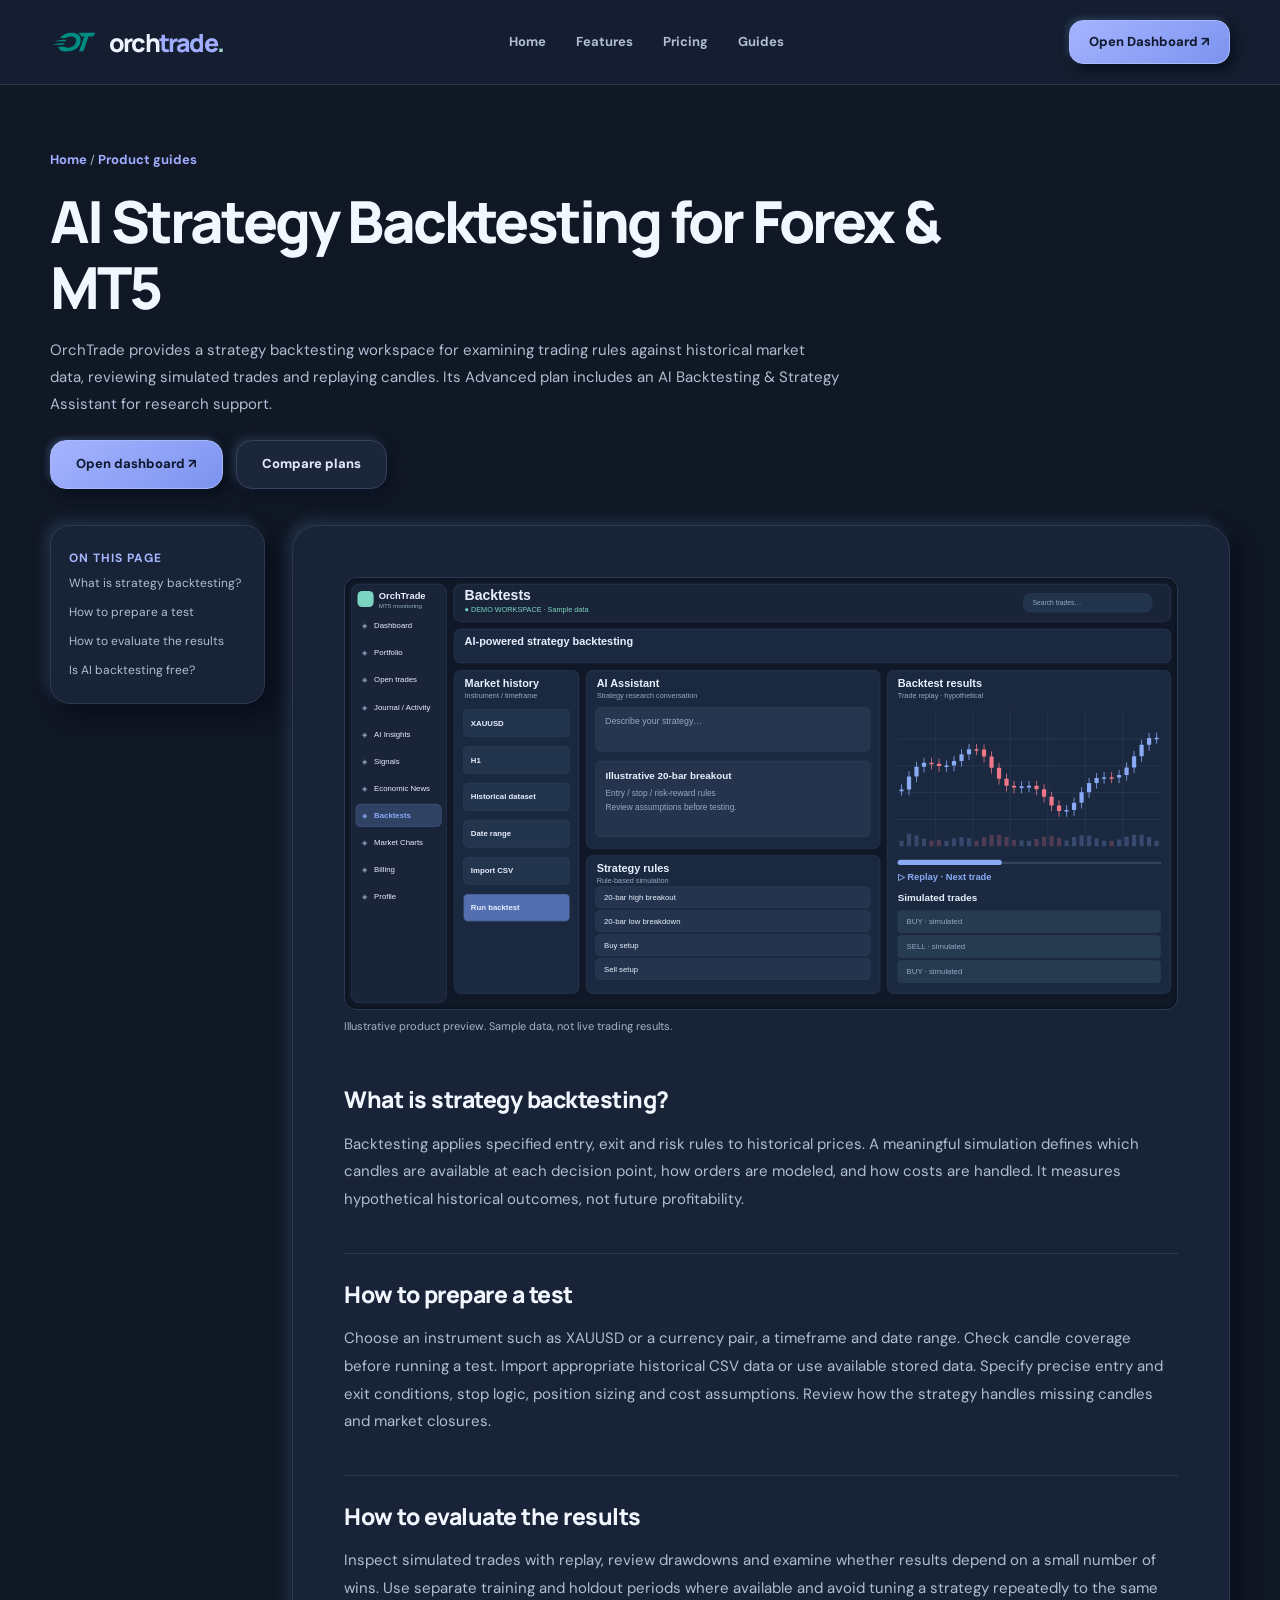
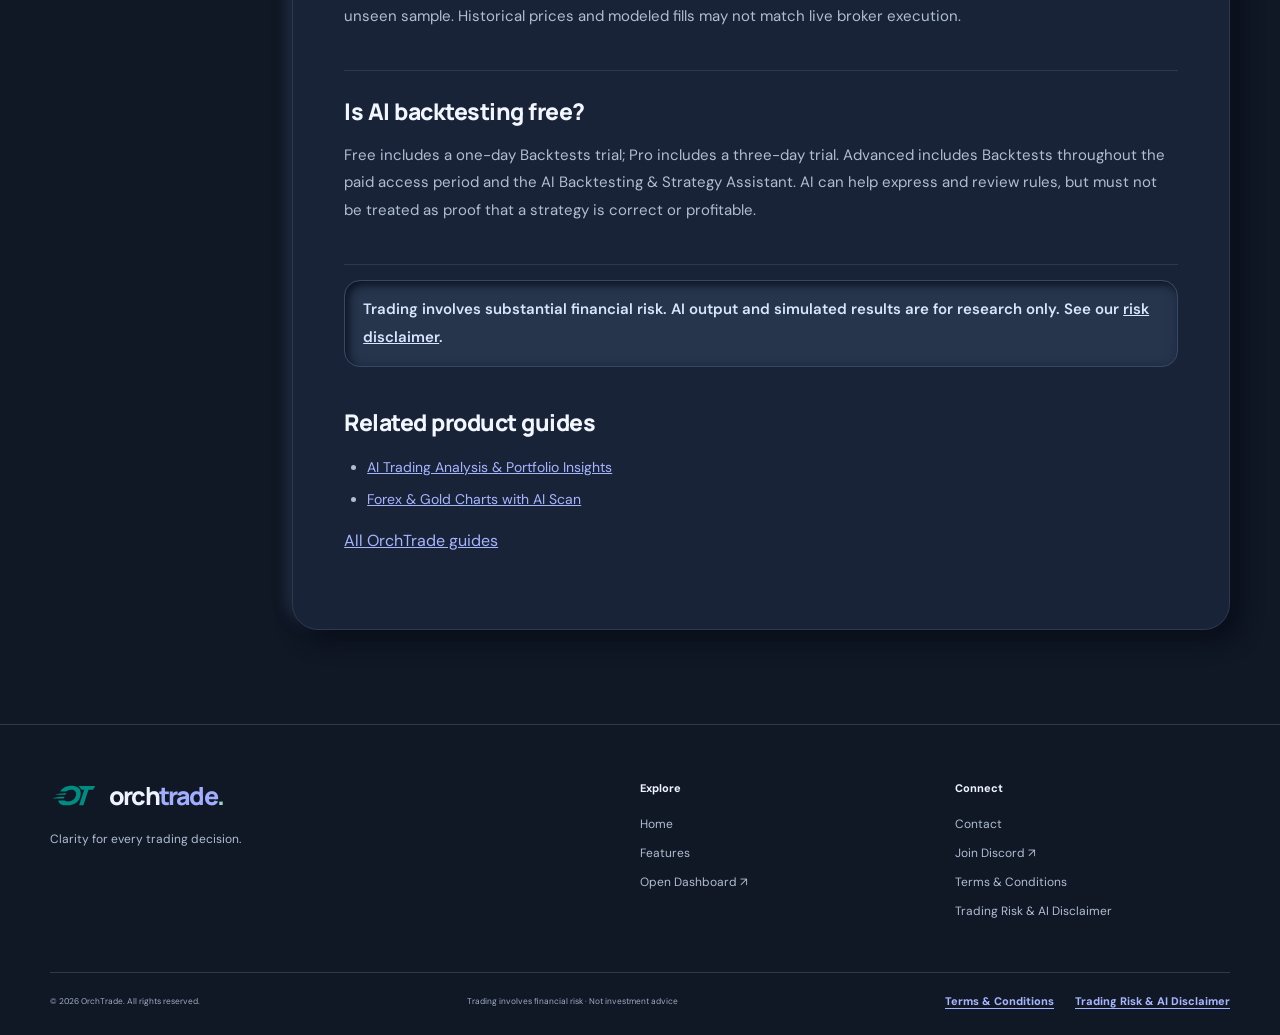
<file: ai-backtesting/index.html>
<!doctype html>
<html lang="en"><head><meta charset="utf-8"><meta name="viewport" content="width=device-width,initial-scale=1"><meta name="theme-color" content="#101725"><meta name="robots" content="index, follow, max-image-preview:large"><title>AI Strategy Backtesting for Forex &amp; MT5 | OrchTrade</title><meta name="description" content="Explore historical strategy backtesting, trade replay, CSV data import and AI-assisted strategy research with OrchTrade. Simulated results are not forecasts."><link rel="canonical" href="https://orchtrade.com/ai-backtesting/"><meta property="og:type" content="website"><meta property="og:title" content="AI Strategy Backtesting for Forex &amp; MT5 | OrchTrade"><meta property="og:description" content="Explore historical strategy backtesting, trade replay, CSV data import and AI-assisted strategy research with OrchTrade. Simulated results are not forecasts."><meta property="og:url" content="https://orchtrade.com/ai-backtesting/"><meta property="og:site_name" content="OrchTrade"><meta name="twitter:card" content="summary"><link rel="icon" href="/favicon.ico?v=ot-1" sizes="16x16 32x32 48x48" type="image/x-icon"><link rel="icon" href="/favicon.svg?v=ot-1" sizes="any" type="image/svg+xml"><link rel="stylesheet" href="/styles.css?v=community-1"><script type="application/ld+json">{"@context":"https://schema.org","@graph":[{"@type":"WebPage","@id":"https://orchtrade.com/ai-backtesting/#webpage","url":"https://orchtrade.com/ai-backtesting/","name":"AI Strategy Backtesting for Forex & MT5 | OrchTrade","description":"Explore historical strategy backtesting, trade replay, CSV data import and AI-assisted strategy research with OrchTrade. Simulated results are not forecasts.","isPartOf":{"@id":"https://orchtrade.com/#website"},"about":{"@id":"https://orchtrade.com/#software"},"inLanguage":"en","breadcrumb":{"@id":"https://orchtrade.com/ai-backtesting/#breadcrumb"}},{"@type":"BreadcrumbList","@id":"https://orchtrade.com/ai-backtesting/#breadcrumb","itemListElement":[{"@type":"ListItem","position":1,"name":"OrchTrade","item":"https://orchtrade.com/"},{"@type":"ListItem","position":2,"name":"AI Strategy Backtesting for Forex & MT5","item":"https://orchtrade.com/ai-backtesting/"}]}]}</script></head>
<body><a class="skip-link" href="#main">Skip to content</a><header class="topbar"><div class="container nav-shell"><a class="brand" href="/" aria-label="OrchTrade home"><img class="brand-mark" src="/assets/orchtrade-ot-teal.svg" width="280" height="145" alt="" aria-hidden="true" decoding="async"><span>orch<span class="brand-accent">trade</span><span class="brand-dot">.</span></span></a>
<nav class="main-nav legal-nav" id="main-nav" aria-label="Main navigation"><a href="/">Home</a><a href="/#features">Features</a><a href="/#pricing">Pricing</a><a href="/#guides">Guides</a></nav><div class="nav-actions"><a class="btn btn-small btn-primary desktop-cta" href="https://app.orchtrade.com/">Open Dashboard ↗</a><button class="menu-button" type="button" aria-label="Open menu" aria-expanded="false" aria-controls="main-nav"><span></span><span></span><span></span></button></div></div></header><main id="main" class="guide-main"><section class="legal-top"><div class="container"><nav class="guide-breadcrumb" aria-label="Breadcrumb"><a href="/">Home</a> / <a href="/#guides">Product guides</a></nav><h1>AI Strategy Backtesting for Forex &amp; MT5</h1><p>OrchTrade provides a strategy backtesting workspace for examining trading rules against historical market data, reviewing simulated trades and replaying candles. Its Advanced plan includes an AI Backtesting &amp; Strategy Assistant for research support.</p><div class="legal-links"><a class="btn btn-primary" href="https://app.orchtrade.com/">Open dashboard ↗</a><a class="btn btn-soft" href="/#pricing">Compare plans</a></div></div></section><div class="container legal-layout"><aside class="legal-side"><strong>On this page</strong><div class="legal-side-links"><a href="#section-1">What is strategy backtesting?</a><a href="#section-2">How to prepare a test</a><a href="#section-3">How to evaluate the results</a><a href="#section-4">Is AI backtesting free?</a></div></aside><article class="legal-content guide-article"><figure class="guide-image"><img src="/assets/showcase/backtests.svg" width="1600" height="829" alt="Illustrative OrchTrade AI Strategy Backtesting for Forex &amp; MT5 workspace" decoding="async"><figcaption>Illustrative product preview. Sample data, not live trading results.</figcaption></figure><section id="section-1"><h2>What is strategy backtesting?</h2><p>Backtesting applies specified entry, exit and risk rules to historical prices. A meaningful simulation defines which candles are available at each decision point, how orders are modeled, and how costs are handled. It measures hypothetical historical outcomes, not future profitability.</p></section>
<section id="section-2"><h2>How to prepare a test</h2><p>Choose an instrument such as XAUUSD or a currency pair, a timeframe and date range. Check candle coverage before running a test. Import appropriate historical CSV data or use available stored data. Specify precise entry and exit conditions, stop logic, position sizing and cost assumptions. Review how the strategy handles missing candles and market closures.</p></section>
<section id="section-3"><h2>How to evaluate the results</h2><p>Inspect simulated trades with replay, review drawdowns and examine whether results depend on a small number of wins. Use separate training and holdout periods where available and avoid tuning a strategy repeatedly to the same unseen sample. Historical prices and modeled fills may not match live broker execution.</p></section>
<section id="section-4"><h2>Is AI backtesting free?</h2><p>Free includes a one-day Backtests trial; Pro includes a three-day trial. Advanced includes Backtests throughout the paid access period and the AI Backtesting &amp; Strategy Assistant. AI can help express and review rules, but must not be treated as proof that a strategy is correct or profitable.</p></section><p class="legal-note">Trading involves substantial financial risk. AI output and simulated results are for research only. See our <a href="/disclaimer/">risk disclaimer</a>.</p><section><h2>Related product guides</h2><ul><li><a href="/ai-trading-analysis/">AI Trading Analysis &amp; Portfolio Insights</a></li><li><a href="/forex-market-charts/">Forex &amp; Gold Charts with AI Scan</a></li></ul><a href="/#guides">All OrchTrade guides</a></section></article></div></main><footer class="footer"><div class="container footer-grid"><div><a class="brand" href="/"><img class="brand-mark" src="/assets/orchtrade-ot-teal.svg" width="280" height="145" alt="" aria-hidden="true" decoding="async"><span>orch<span class="brand-accent">trade</span><span class="brand-dot">.</span></span></a><p>Clarity for every trading decision.</p></div><div><span>Explore</span><a href="/">Home</a><a href="/#features">Features</a><a href="https://app.orchtrade.com/">Open Dashboard ↗</a></div><div><span>Connect</span><a href="mailto:orchstringsupport@gmail.com?subject=OrchTrade%20Legal%20Enquiry">Contact</a><a href="https://discord.gg/Ed6ynZQQV" target="_blank" rel="noopener noreferrer">Join Discord ↗</a><a href="/terms-and-conditions/">Terms &amp; Conditions</a><a href="/disclaimer/">Trading Risk &amp; AI Disclaimer</a></div></div><div class="container footer-bottom"><small>© <span id="year">2026</span> OrchTrade. All rights reserved.</small><small>Trading involves financial risk · Not investment advice</small><nav class="footer-legal-nav" aria-label="Legal information"><a href="/terms-and-conditions/">Terms &amp; Conditions</a><a href="/disclaimer/">Trading Risk &amp; AI Disclaimer</a></nav></div></footer><script src="/site.js?v=dark-showcase-1" defer></script></body></html>
</file>
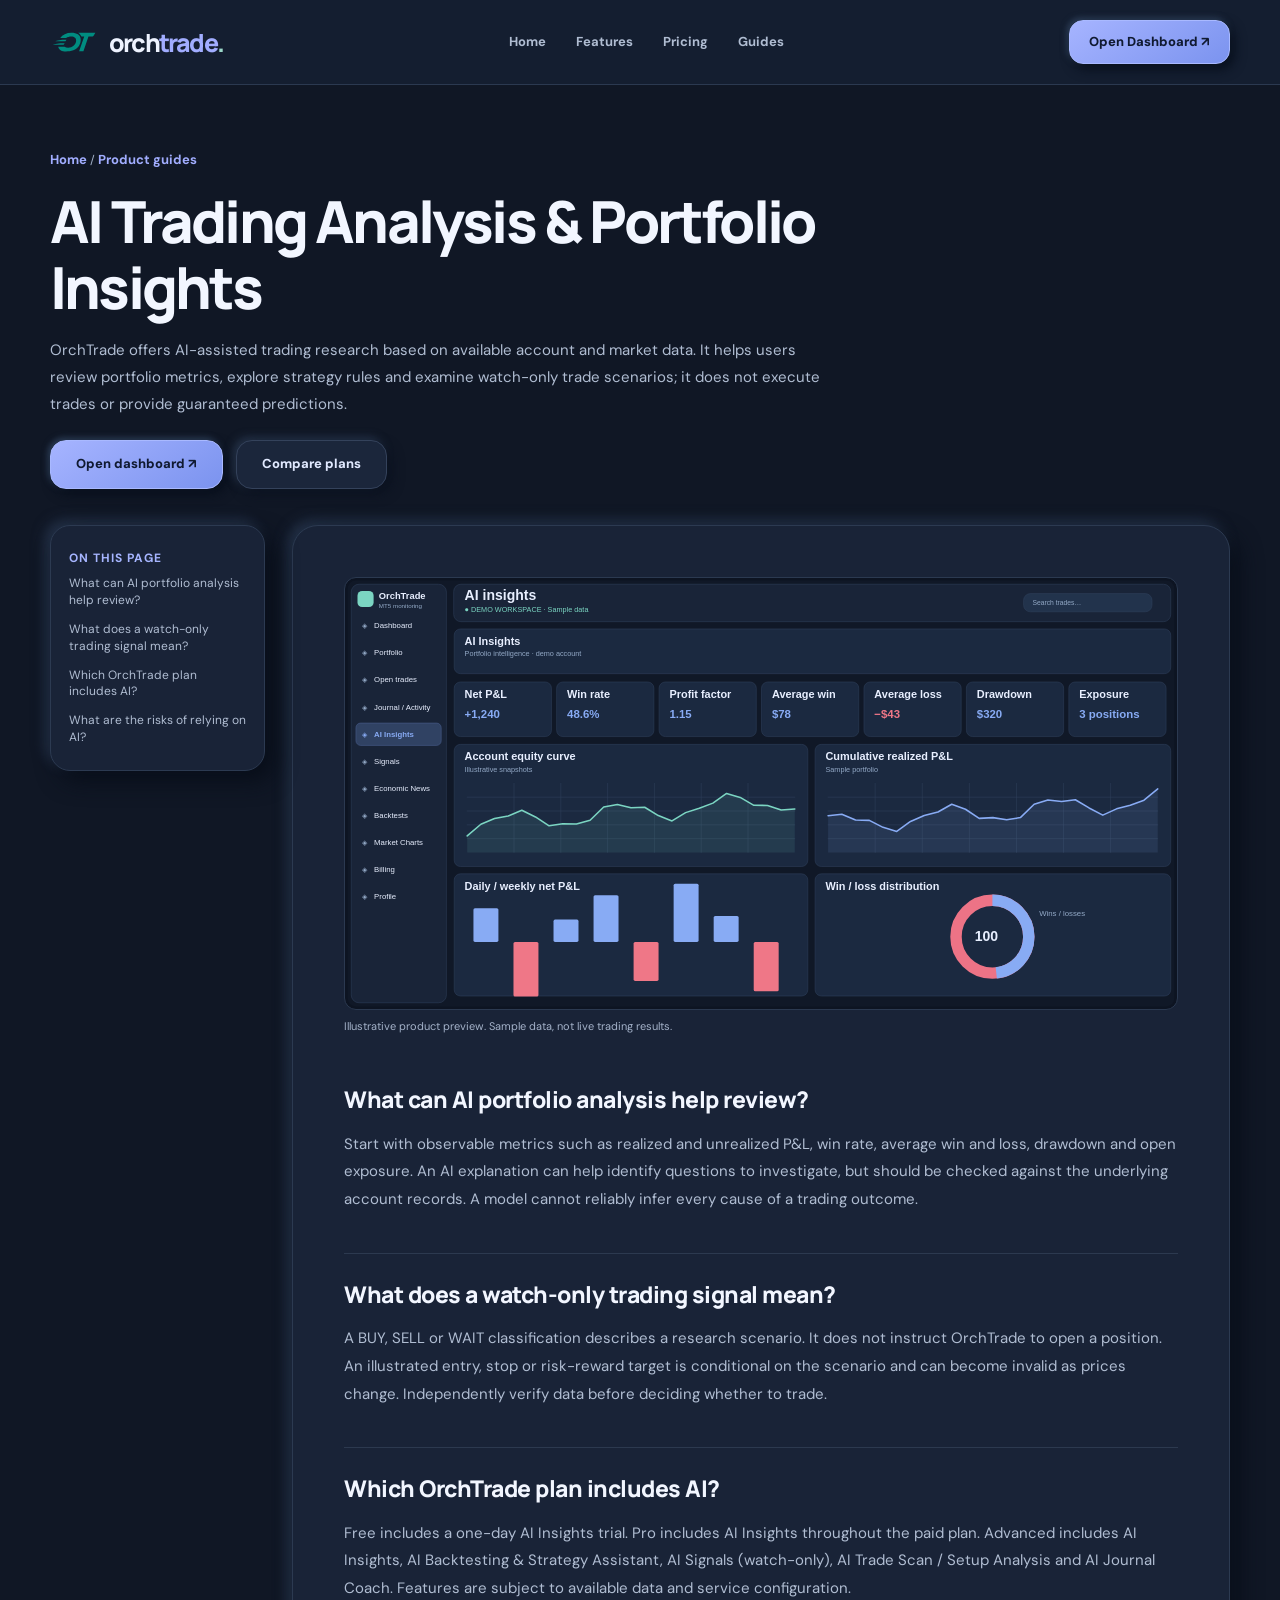
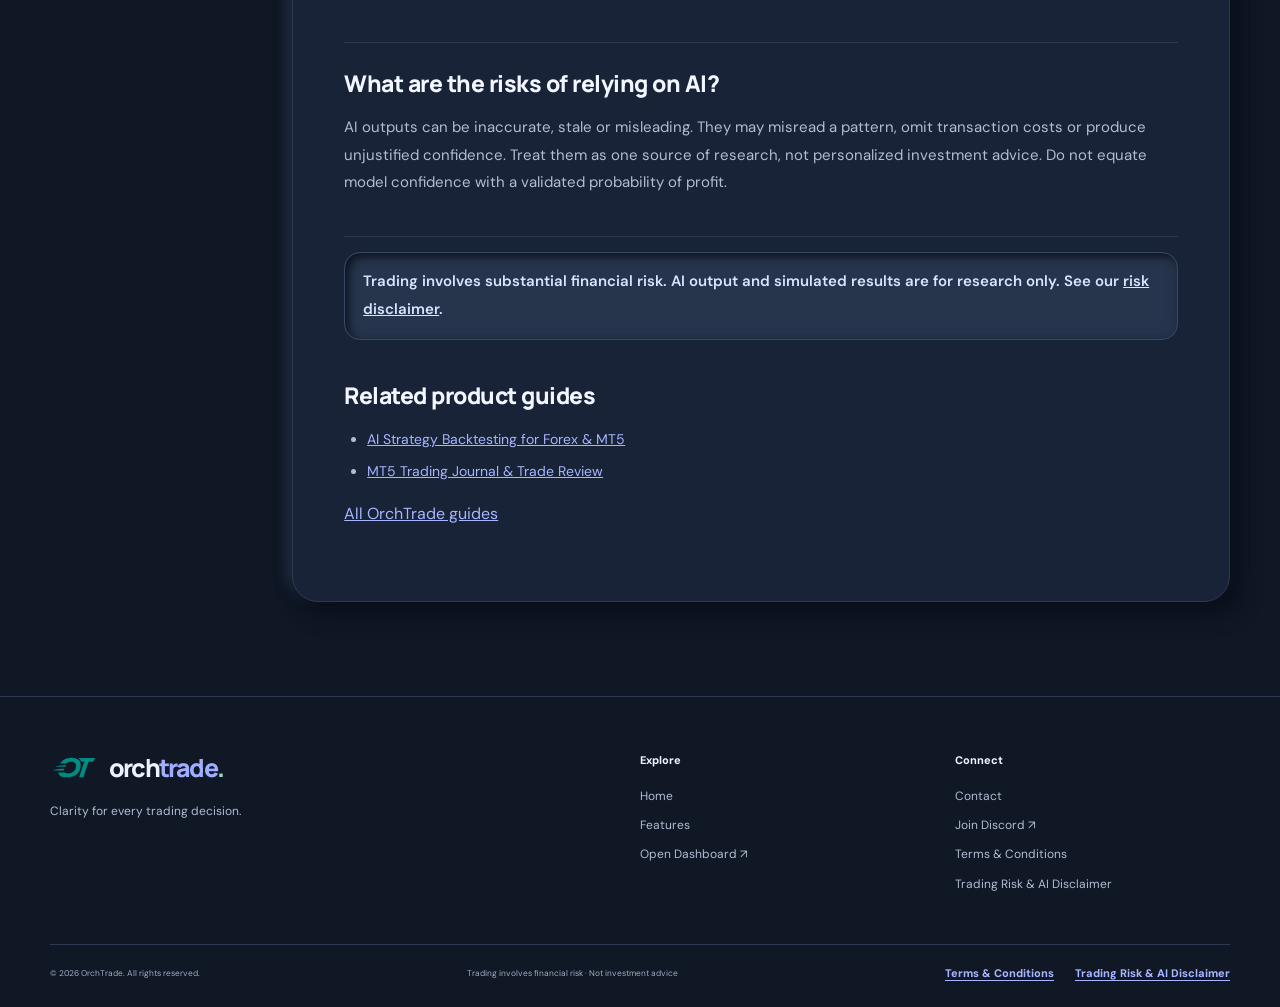
<file: ai-trading-analysis/index.html>
<!doctype html>
<html lang="en"><head><meta charset="utf-8"><meta name="viewport" content="width=device-width,initial-scale=1"><meta name="theme-color" content="#101725"><meta name="robots" content="index, follow, max-image-preview:large"><title>AI Trading Analysis &amp; Portfolio Insights | OrchTrade</title><meta name="description" content="Research MT5 portfolio performance, AI-generated watch-only signals, trade setups and journal reviews with OrchTrade. No automatic execution or guaranteed returns."><link rel="canonical" href="https://orchtrade.com/ai-trading-analysis/"><meta property="og:type" content="website"><meta property="og:title" content="AI Trading Analysis &amp; Portfolio Insights | OrchTrade"><meta property="og:description" content="Research MT5 portfolio performance, AI-generated watch-only signals, trade setups and journal reviews with OrchTrade. No automatic execution or guaranteed returns."><meta property="og:url" content="https://orchtrade.com/ai-trading-analysis/"><meta property="og:site_name" content="OrchTrade"><meta name="twitter:card" content="summary"><link rel="icon" href="/favicon.ico?v=ot-1" sizes="16x16 32x32 48x48" type="image/x-icon"><link rel="icon" href="/favicon.svg?v=ot-1" sizes="any" type="image/svg+xml"><link rel="stylesheet" href="/styles.css?v=community-1"><script type="application/ld+json">{"@context":"https://schema.org","@graph":[{"@type":"WebPage","@id":"https://orchtrade.com/ai-trading-analysis/#webpage","url":"https://orchtrade.com/ai-trading-analysis/","name":"AI Trading Analysis & Portfolio Insights | OrchTrade","description":"Research MT5 portfolio performance, AI-generated watch-only signals, trade setups and journal reviews with OrchTrade. No automatic execution or guaranteed returns.","isPartOf":{"@id":"https://orchtrade.com/#website"},"about":{"@id":"https://orchtrade.com/#software"},"inLanguage":"en","breadcrumb":{"@id":"https://orchtrade.com/ai-trading-analysis/#breadcrumb"}},{"@type":"BreadcrumbList","@id":"https://orchtrade.com/ai-trading-analysis/#breadcrumb","itemListElement":[{"@type":"ListItem","position":1,"name":"OrchTrade","item":"https://orchtrade.com/"},{"@type":"ListItem","position":2,"name":"AI Trading Analysis & Portfolio Insights","item":"https://orchtrade.com/ai-trading-analysis/"}]}]}</script></head>
<body><a class="skip-link" href="#main">Skip to content</a><header class="topbar"><div class="container nav-shell"><a class="brand" href="/" aria-label="OrchTrade home"><img class="brand-mark" src="/assets/orchtrade-ot-teal.svg" width="280" height="145" alt="" aria-hidden="true" decoding="async"><span>orch<span class="brand-accent">trade</span><span class="brand-dot">.</span></span></a>
<nav class="main-nav legal-nav" id="main-nav" aria-label="Main navigation"><a href="/">Home</a><a href="/#features">Features</a><a href="/#pricing">Pricing</a><a href="/#guides">Guides</a></nav><div class="nav-actions"><a class="btn btn-small btn-primary desktop-cta" href="https://app.orchtrade.com/">Open Dashboard ↗</a><button class="menu-button" type="button" aria-label="Open menu" aria-expanded="false" aria-controls="main-nav"><span></span><span></span><span></span></button></div></div></header><main id="main" class="guide-main"><section class="legal-top"><div class="container"><nav class="guide-breadcrumb" aria-label="Breadcrumb"><a href="/">Home</a> / <a href="/#guides">Product guides</a></nav><h1>AI Trading Analysis &amp; Portfolio Insights</h1><p>OrchTrade offers AI-assisted trading research based on available account and market data. It helps users review portfolio metrics, explore strategy rules and examine watch-only trade scenarios; it does not execute trades or provide guaranteed predictions.</p><div class="legal-links"><a class="btn btn-primary" href="https://app.orchtrade.com/">Open dashboard ↗</a><a class="btn btn-soft" href="/#pricing">Compare plans</a></div></div></section><div class="container legal-layout"><aside class="legal-side"><strong>On this page</strong><div class="legal-side-links"><a href="#section-1">What can AI portfolio analysis help review?</a><a href="#section-2">What does a watch-only trading signal mean?</a><a href="#section-3">Which OrchTrade plan includes AI?</a><a href="#section-4">What are the risks of relying on AI?</a></div></aside><article class="legal-content guide-article"><figure class="guide-image"><img src="/assets/showcase/ai-insights.svg" width="1600" height="829" alt="Illustrative OrchTrade AI Trading Analysis &amp; Portfolio Insights workspace" decoding="async"><figcaption>Illustrative product preview. Sample data, not live trading results.</figcaption></figure><section id="section-1"><h2>What can AI portfolio analysis help review?</h2><p>Start with observable metrics such as realized and unrealized P&amp;L, win rate, average win and loss, drawdown and open exposure. An AI explanation can help identify questions to investigate, but should be checked against the underlying account records. A model cannot reliably infer every cause of a trading outcome.</p></section>
<section id="section-2"><h2>What does a watch-only trading signal mean?</h2><p>A BUY, SELL or WAIT classification describes a research scenario. It does not instruct OrchTrade to open a position. An illustrated entry, stop or risk-reward target is conditional on the scenario and can become invalid as prices change. Independently verify data before deciding whether to trade.</p></section>
<section id="section-3"><h2>Which OrchTrade plan includes AI?</h2><p>Free includes a one-day AI Insights trial. Pro includes AI Insights throughout the paid plan. Advanced includes AI Insights, AI Backtesting &amp; Strategy Assistant, AI Signals (watch-only), AI Trade Scan / Setup Analysis and AI Journal Coach. Features are subject to available data and service configuration.</p></section>
<section id="section-4"><h2>What are the risks of relying on AI?</h2><p>AI outputs can be inaccurate, stale or misleading. They may misread a pattern, omit transaction costs or produce unjustified confidence. Treat them as one source of research, not personalized investment advice. Do not equate model confidence with a validated probability of profit.</p></section><p class="legal-note">Trading involves substantial financial risk. AI output and simulated results are for research only. See our <a href="/disclaimer/">risk disclaimer</a>.</p><section><h2>Related product guides</h2><ul><li><a href="/ai-backtesting/">AI Strategy Backtesting for Forex &amp; MT5</a></li><li><a href="/trading-journal/">MT5 Trading Journal &amp; Trade Review</a></li></ul><a href="/#guides">All OrchTrade guides</a></section></article></div></main><footer class="footer"><div class="container footer-grid"><div><a class="brand" href="/"><img class="brand-mark" src="/assets/orchtrade-ot-teal.svg" width="280" height="145" alt="" aria-hidden="true" decoding="async"><span>orch<span class="brand-accent">trade</span><span class="brand-dot">.</span></span></a><p>Clarity for every trading decision.</p></div><div><span>Explore</span><a href="/">Home</a><a href="/#features">Features</a><a href="https://app.orchtrade.com/">Open Dashboard ↗</a></div><div><span>Connect</span><a href="mailto:orchstringsupport@gmail.com?subject=OrchTrade%20Legal%20Enquiry">Contact</a><a href="https://discord.gg/Ed6ynZQQV" target="_blank" rel="noopener noreferrer">Join Discord ↗</a><a href="/terms-and-conditions/">Terms &amp; Conditions</a><a href="/disclaimer/">Trading Risk &amp; AI Disclaimer</a></div></div><div class="container footer-bottom"><small>© <span id="year">2026</span> OrchTrade. All rights reserved.</small><small>Trading involves financial risk · Not investment advice</small><nav class="footer-legal-nav" aria-label="Legal information"><a href="/terms-and-conditions/">Terms &amp; Conditions</a><a href="/disclaimer/">Trading Risk &amp; AI Disclaimer</a></nav></div></footer><script src="/site.js?v=dark-showcase-1" defer></script></body></html>
</file>
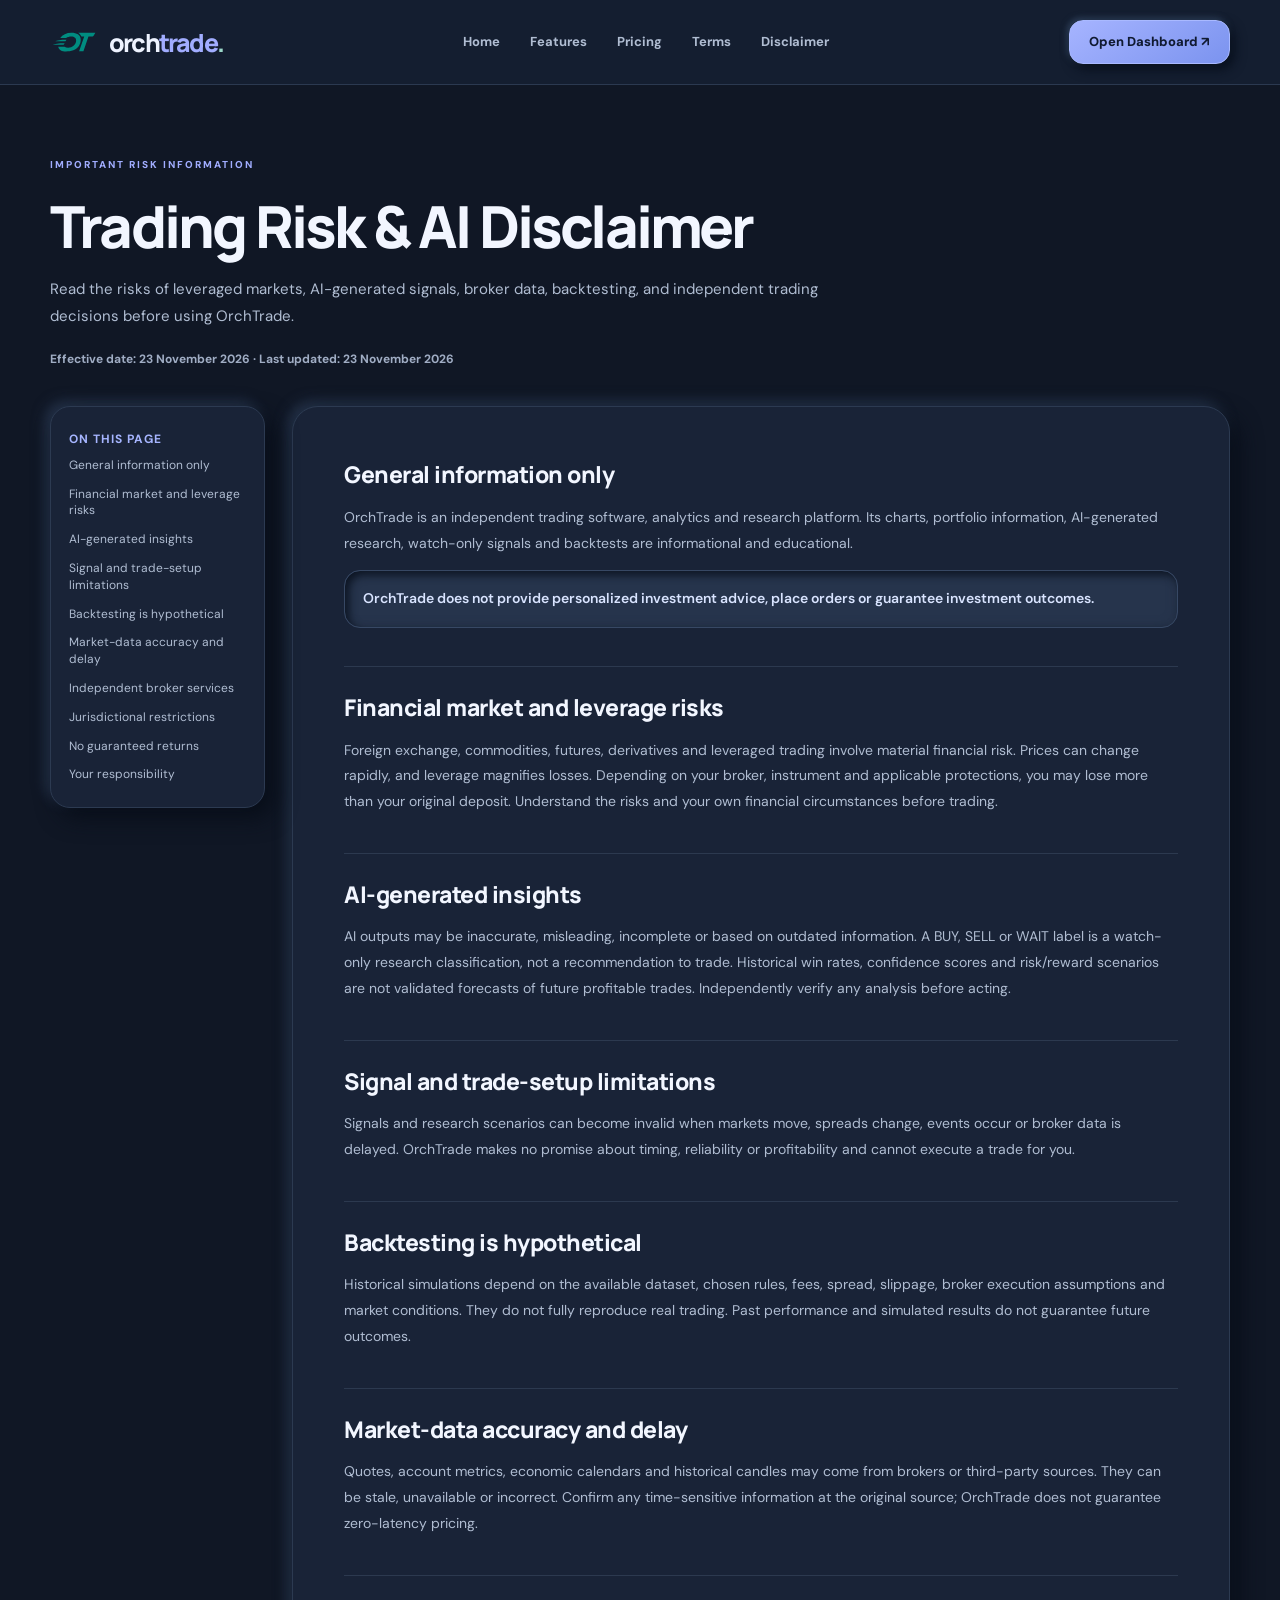
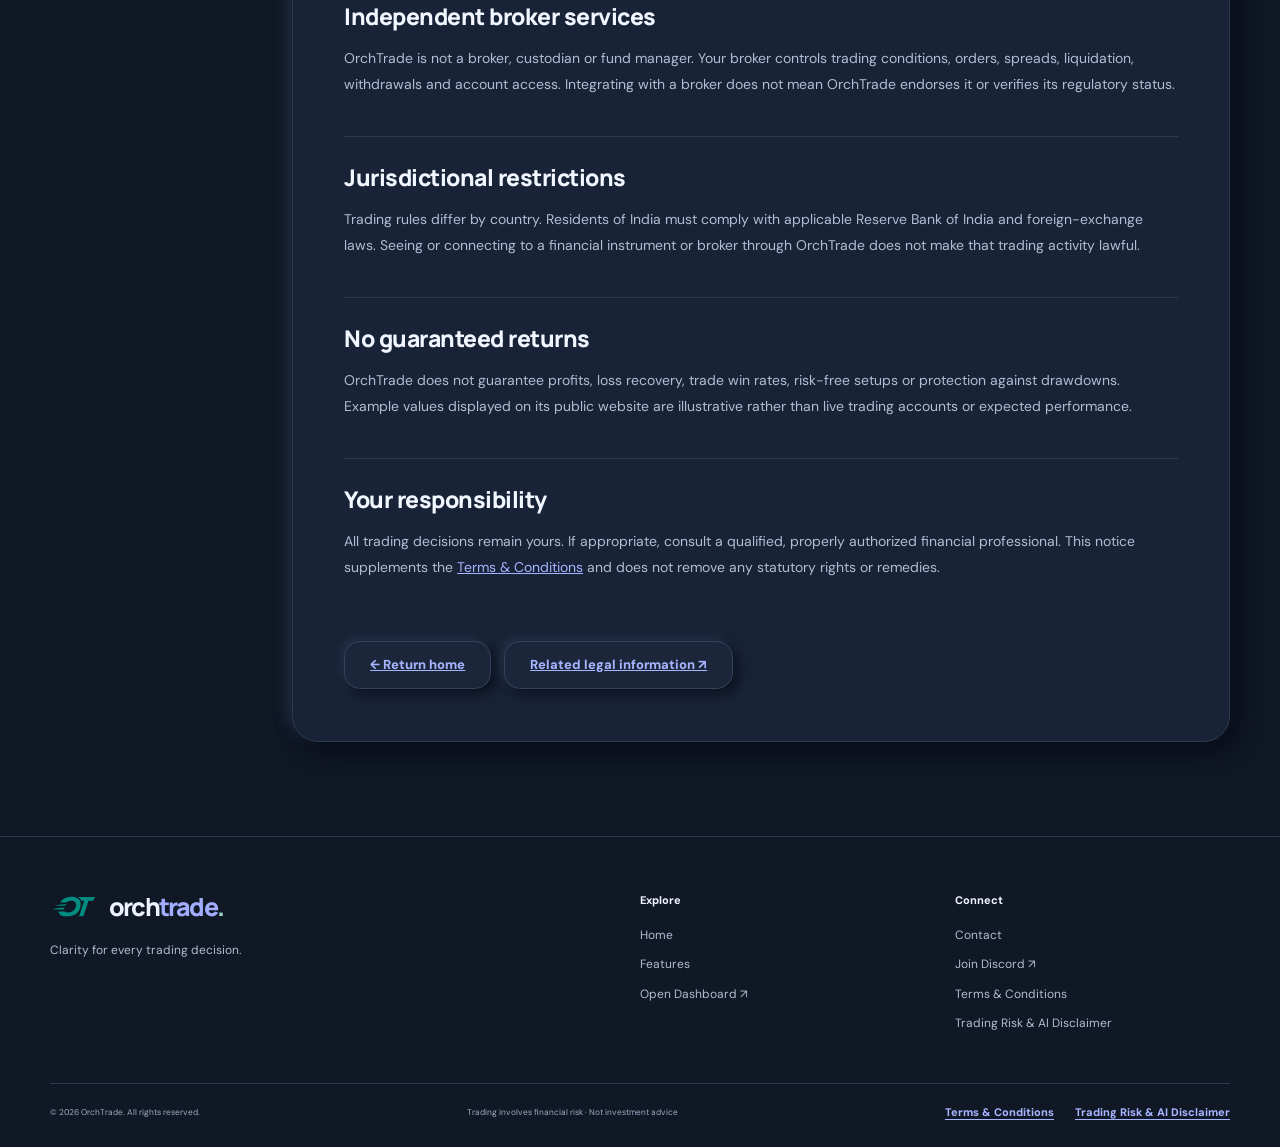
<file: disclaimer/index.html>
<!doctype html>
<html lang="en"><head><meta charset="utf-8"><meta name="viewport" content="width=device-width,initial-scale=1">
<meta name="theme-color" content="#101725"><meta name="description" content="Read the risks of leveraged markets, AI-generated signals, broker data, backtesting, and independent trading decisions before using OrchTrade."><meta name="robots" content="index,follow">
<link rel="canonical" href="https://orchtrade.com/disclaimer/"><meta property="og:title" content="Trading Risk &amp; AI Disclaimer | OrchTrade"><meta property="og:type" content="website"><meta property="og:url" content="https://orchtrade.com/disclaimer/">
<link rel="icon" href="/favicon.ico?v=ot-1" sizes="16x16 32x32 48x48" type="image/x-icon"><link rel="icon" href="/favicon.svg?v=ot-1" sizes="any" type="image/svg+xml"><link rel="stylesheet" href="/styles.css?v=community-1"><title>Trading Risk &amp; AI Disclaimer | OrchTrade</title></head>
<body><a class="skip-link" href="#main">Skip to content</a><div class="site-backdrop" aria-hidden="true"></div>
<header class="topbar"><div class="container nav-shell"><a class="brand" href="/" aria-label="OrchTrade home"><img class="brand-mark" src="/assets/orchtrade-ot-teal.svg" width="280" height="145" alt="" aria-hidden="true" decoding="async"><span>orch<span class="brand-accent">trade</span><span class="brand-dot">.</span></span></a>
<nav class="main-nav legal-nav" id="main-nav" aria-label="Main navigation"><a href="/">Home</a><a href="/#features">Features</a><a href="/#pricing">Pricing</a><a href="/terms-and-conditions/">Terms</a><a href="/disclaimer/">Disclaimer</a></nav><div class="nav-actions"><a class="btn btn-small btn-primary desktop-cta" href="https://app.orchtrade.com/">Open Dashboard ↗</a><button class="menu-button" type="button" aria-label="Open menu" aria-expanded="false" aria-controls="main-nav"><span></span><span></span><span></span></button></div></div></header>
<main id="main"><section class="legal-top"><div class="container"><span class="eyebrow">IMPORTANT RISK INFORMATION</span><h1>Trading Risk &amp; AI Disclaimer</h1><p>Read the risks of leveraged markets, AI-generated signals, broker data, backtesting, and independent trading decisions before using OrchTrade.</p><small>Effective date: 23 November 2026 · Last updated: 23 November 2026</small></div></section>
<div class="container legal-layout"><aside class="legal-side"><strong>On this page</strong><div class="legal-side-links"><a href="#general">General information only</a><a href="#risk">Financial market and leverage risks</a><a href="#ai">AI-generated insights</a><a href="#signals">Signal and trade-setup limitations</a><a href="#backtest">Backtesting is hypothetical</a><a href="#data">Market-data accuracy and delay</a><a href="#brokers">Independent broker services</a><a href="#rules">Jurisdictional restrictions</a><a href="#returns">No guaranteed returns</a><a href="#responsibility">Your responsibility</a></div></aside><article class="legal-content">
<section id="general"><h2>General information only</h2><p>OrchTrade is an independent trading software, analytics and research platform. Its charts, portfolio information, AI-generated research, watch-only signals and backtests are informational and educational.</p><p class="legal-note">OrchTrade does not provide personalized investment advice, place orders or guarantee investment outcomes.</p></section>
<section id="risk"><h2>Financial market and leverage risks</h2><p>Foreign exchange, commodities, futures, derivatives and leveraged trading involve material financial risk. Prices can change rapidly, and leverage magnifies losses. Depending on your broker, instrument and applicable protections, you may lose more than your original deposit. Understand the risks and your own financial circumstances before trading.</p></section>
<section id="ai"><h2>AI-generated insights</h2><p>AI outputs may be inaccurate, misleading, incomplete or based on outdated information. A BUY, SELL or WAIT label is a watch-only research classification, not a recommendation to trade. Historical win rates, confidence scores and risk/reward scenarios are not validated forecasts of future profitable trades. Independently verify any analysis before acting.</p></section>
<section id="signals"><h2>Signal and trade-setup limitations</h2><p>Signals and research scenarios can become invalid when markets move, spreads change, events occur or broker data is delayed. OrchTrade makes no promise about timing, reliability or profitability and cannot execute a trade for you.</p></section>
<section id="backtest"><h2>Backtesting is hypothetical</h2><p>Historical simulations depend on the available dataset, chosen rules, fees, spread, slippage, broker execution assumptions and market conditions. They do not fully reproduce real trading. Past performance and simulated results do not guarantee future outcomes.</p></section>
<section id="data"><h2>Market-data accuracy and delay</h2><p>Quotes, account metrics, economic calendars and historical candles may come from brokers or third-party sources. They can be stale, unavailable or incorrect. Confirm any time-sensitive information at the original source; OrchTrade does not guarantee zero-latency pricing.</p></section>
<section id="brokers"><h2>Independent broker services</h2><p>OrchTrade is not a broker, custodian or fund manager. Your broker controls trading conditions, orders, spreads, liquidation, withdrawals and account access. Integrating with a broker does not mean OrchTrade endorses it or verifies its regulatory status.</p></section>
<section id="rules"><h2>Jurisdictional restrictions</h2><p>Trading rules differ by country. Residents of India must comply with applicable Reserve Bank of India and foreign-exchange laws. Seeing or connecting to a financial instrument or broker through OrchTrade does not make that trading activity lawful.</p></section>
<section id="returns"><h2>No guaranteed returns</h2><p>OrchTrade does not guarantee profits, loss recovery, trade win rates, risk-free setups or protection against drawdowns. Example values displayed on its public website are illustrative rather than live trading accounts or expected performance.</p></section>
<section id="responsibility"><h2>Your responsibility</h2><p>All trading decisions remain yours. If appropriate, consult a qualified, properly authorized financial professional. This notice supplements the <a href="/terms-and-conditions/">Terms &amp; Conditions</a> and does not remove any statutory rights or remedies.</p></section>
<div class="legal-links"><a class="btn btn-soft" href="/">← Return home</a><a class="btn btn-soft" href="/terms-and-conditions/">Related legal information ↗</a></div></article></div></main>
<footer class="footer"><div class="container footer-grid"><div><a class="brand" href="/"><img class="brand-mark" src="/assets/orchtrade-ot-teal.svg" width="280" height="145" alt="" aria-hidden="true" decoding="async"><span>orch<span class="brand-accent">trade</span><span class="brand-dot">.</span></span></a><p>Clarity for every trading decision.</p></div><div><span>Explore</span><a href="/">Home</a><a href="/#features">Features</a><a href="https://app.orchtrade.com/">Open Dashboard ↗</a></div><div><span>Connect</span><a href="mailto:orchstringsupport@gmail.com?subject=OrchTrade%20Legal%20Enquiry">Contact</a><a href="https://discord.gg/Ed6ynZQQV" target="_blank" rel="noopener noreferrer">Join Discord ↗</a><a href="/terms-and-conditions/">Terms &amp; Conditions</a><a href="/disclaimer/">Trading Risk &amp; AI Disclaimer</a></div></div><div class="container footer-bottom"><small>© <span id="year">2026</span> OrchTrade. All rights reserved.</small><small>Trading involves financial risk · Not investment advice</small><nav class="footer-legal-nav" aria-label="Legal information"><a href="/terms-and-conditions/">Terms &amp; Conditions</a><a href="/disclaimer/">Trading Risk &amp; AI Disclaimer</a></nav></div></footer>
<script src="/site.js" defer></script></body></html>
</file>
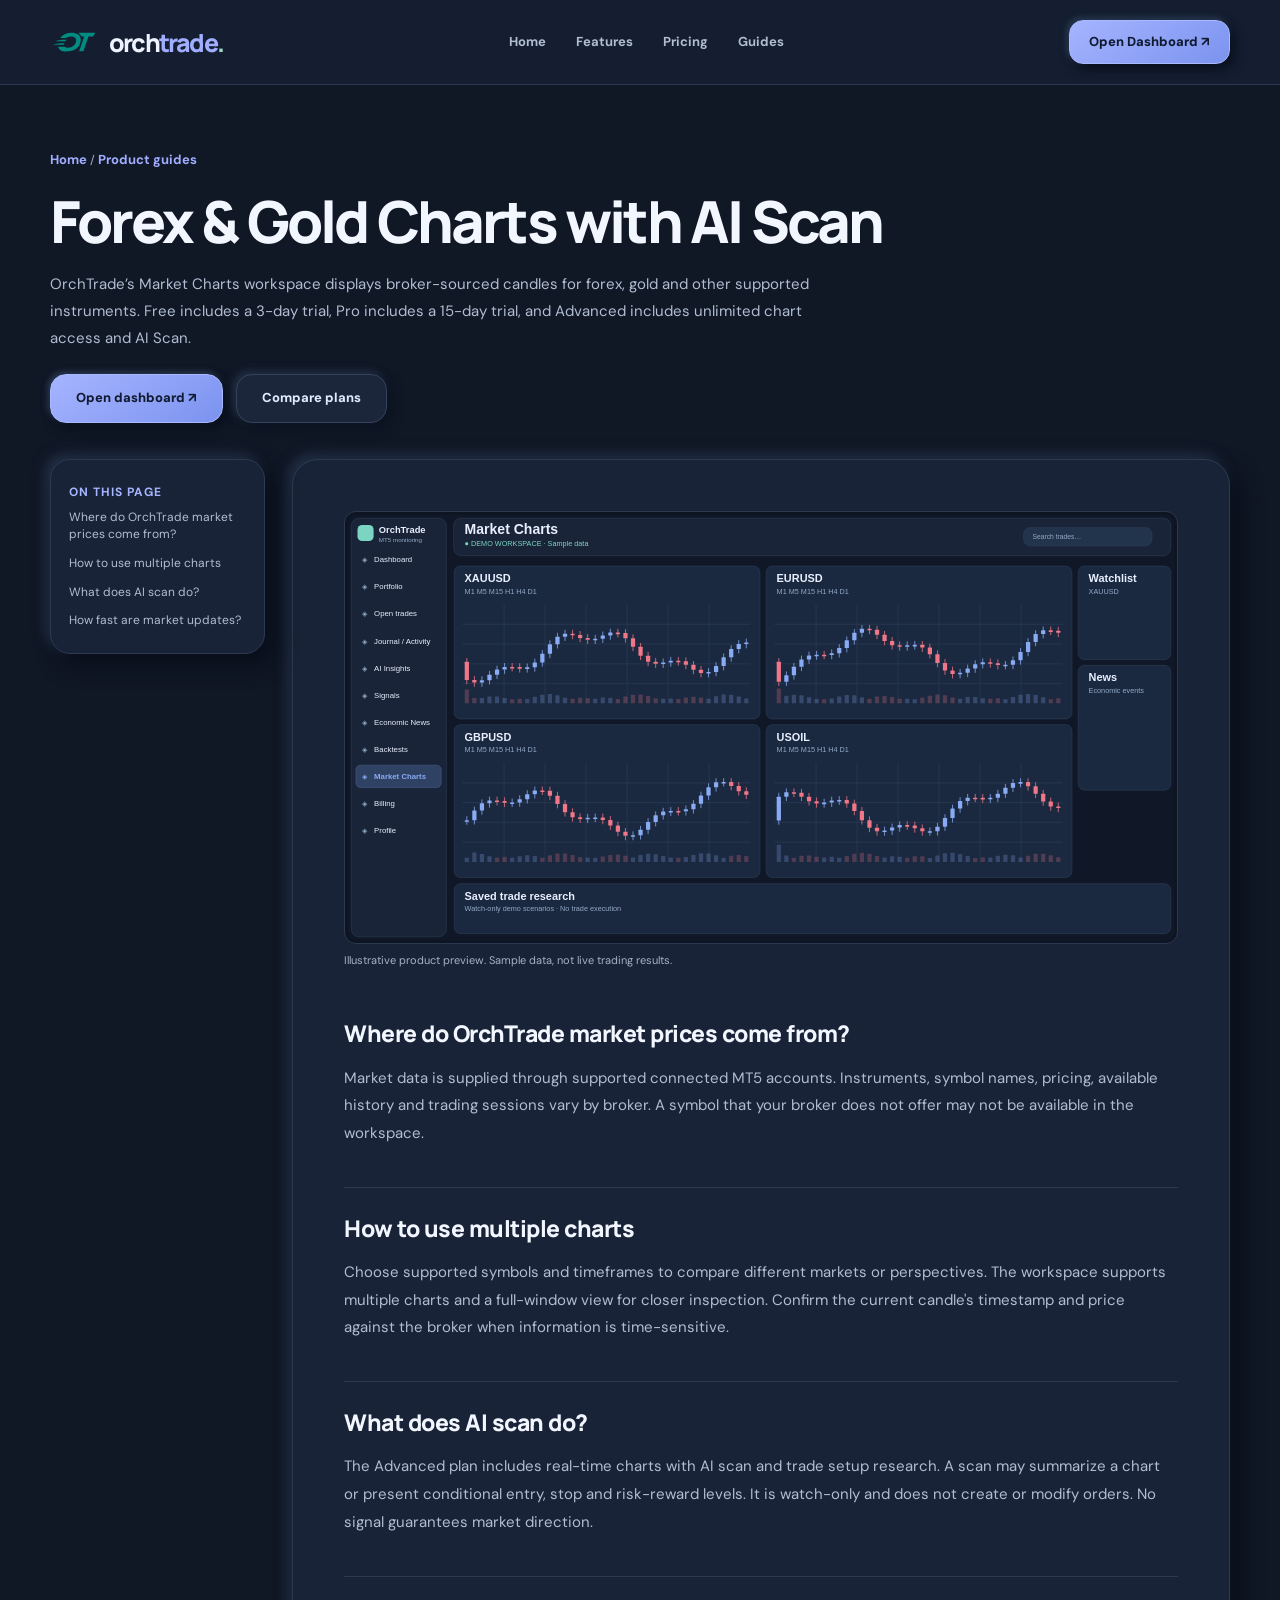
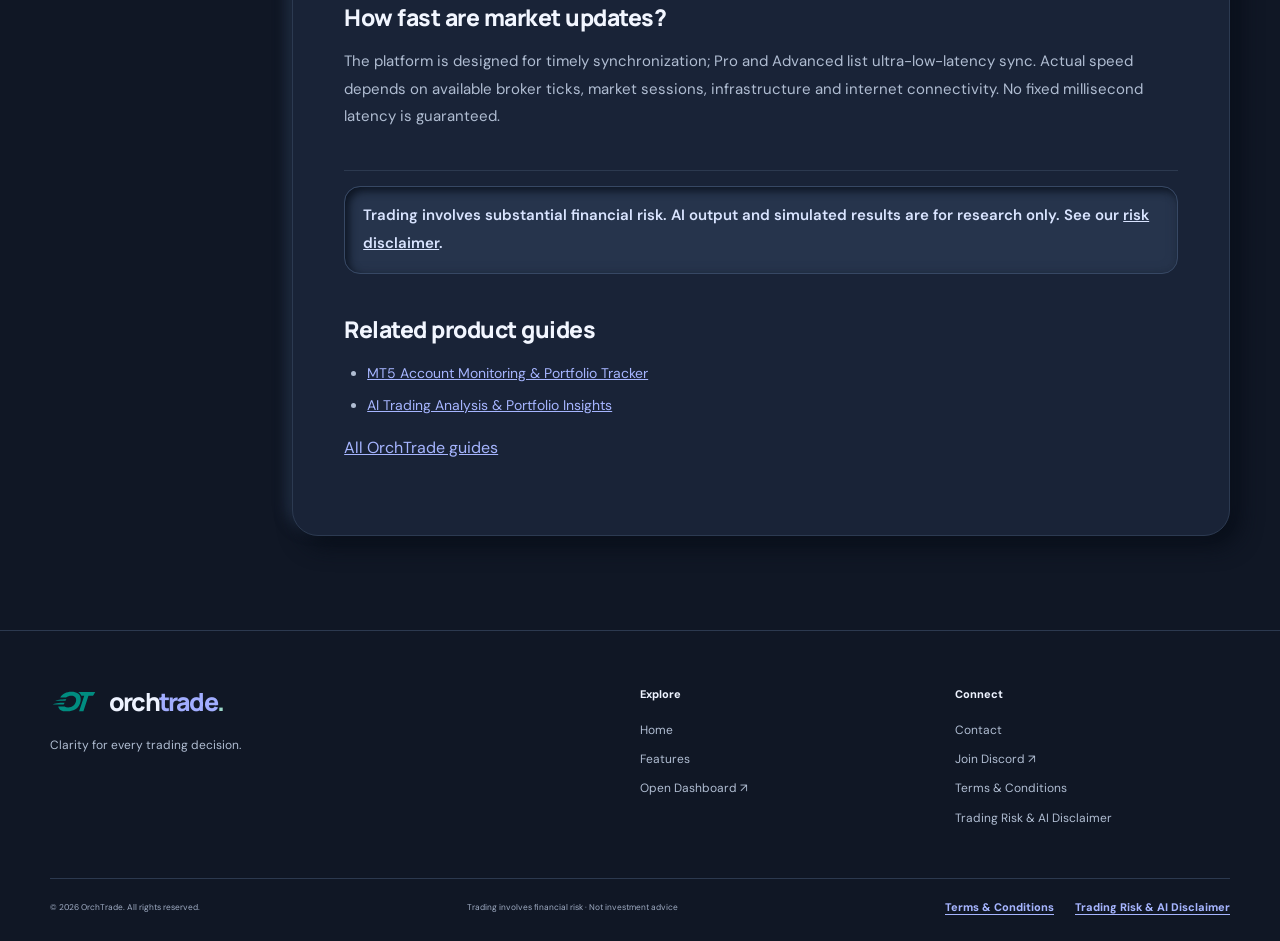
<file: forex-market-charts/index.html>
<!doctype html>
<html lang="en"><head><meta charset="utf-8"><meta name="viewport" content="width=device-width,initial-scale=1"><meta name="theme-color" content="#101725"><meta name="robots" content="index, follow, max-image-preview:large"><title>Forex &amp; Gold Charts with AI Scan | OrchTrade</title><meta name="description" content="Explore broker-sourced MT5 charts with 3-day Free and 15-day Pro trials. Advanced includes unlimited charts and AI Scan."><link rel="canonical" href="https://orchtrade.com/forex-market-charts/"><meta property="og:type" content="website"><meta property="og:title" content="Forex &amp; Gold Charts with AI Scan | OrchTrade"><meta property="og:description" content="Explore broker-sourced MT5 charts with 3-day Free and 15-day Pro trials. Advanced includes unlimited charts and AI Scan."><meta property="og:url" content="https://orchtrade.com/forex-market-charts/"><meta property="og:site_name" content="OrchTrade"><meta name="twitter:card" content="summary"><link rel="icon" href="/favicon.ico?v=ot-1" sizes="16x16 32x32 48x48" type="image/x-icon"><link rel="icon" href="/favicon.svg?v=ot-1" sizes="any" type="image/svg+xml"><link rel="stylesheet" href="/styles.css?v=community-1"><script type="application/ld+json">{"@context":"https://schema.org","@graph":[{"@type":"WebPage","@id":"https://orchtrade.com/forex-market-charts/#webpage","url":"https://orchtrade.com/forex-market-charts/","name":"Forex & Gold Charts with AI Scan | OrchTrade","description":"Explore broker-sourced MT5 charts with 3-day Free and 15-day Pro trials. Advanced includes unlimited charts and AI Scan.","isPartOf":{"@id":"https://orchtrade.com/#website"},"about":{"@id":"https://orchtrade.com/#software"},"inLanguage":"en","breadcrumb":{"@id":"https://orchtrade.com/forex-market-charts/#breadcrumb"}},{"@type":"BreadcrumbList","@id":"https://orchtrade.com/forex-market-charts/#breadcrumb","itemListElement":[{"@type":"ListItem","position":1,"name":"OrchTrade","item":"https://orchtrade.com/"},{"@type":"ListItem","position":2,"name":"Forex & Gold Charts with AI Scan","item":"https://orchtrade.com/forex-market-charts/"}]}]}</script></head>
<body><a class="skip-link" href="#main">Skip to content</a><header class="topbar"><div class="container nav-shell"><a class="brand" href="/" aria-label="OrchTrade home"><img class="brand-mark" src="/assets/orchtrade-ot-teal.svg" width="280" height="145" alt="" aria-hidden="true" decoding="async"><span>orch<span class="brand-accent">trade</span><span class="brand-dot">.</span></span></a>
<nav class="main-nav legal-nav" id="main-nav" aria-label="Main navigation"><a href="/">Home</a><a href="/#features">Features</a><a href="/#pricing">Pricing</a><a href="/#guides">Guides</a></nav><div class="nav-actions"><a class="btn btn-small btn-primary desktop-cta" href="https://app.orchtrade.com/">Open Dashboard ↗</a><button class="menu-button" type="button" aria-label="Open menu" aria-expanded="false" aria-controls="main-nav"><span></span><span></span><span></span></button></div></div></header><main id="main" class="guide-main"><section class="legal-top"><div class="container"><nav class="guide-breadcrumb" aria-label="Breadcrumb"><a href="/">Home</a> / <a href="/#guides">Product guides</a></nav><h1>Forex &amp; Gold Charts with AI Scan</h1><p>OrchTrade’s Market Charts workspace displays broker-sourced candles for forex, gold and other supported instruments. Free includes a 3-day trial, Pro includes a 15-day trial, and Advanced includes unlimited chart access and AI Scan.</p><div class="legal-links"><a class="btn btn-primary" href="https://app.orchtrade.com/">Open dashboard ↗</a><a class="btn btn-soft" href="/#pricing">Compare plans</a></div></div></section><div class="container legal-layout"><aside class="legal-side"><strong>On this page</strong><div class="legal-side-links"><a href="#section-1">Where do OrchTrade market prices come from?</a><a href="#section-2">How to use multiple charts</a><a href="#section-3">What does AI scan do?</a><a href="#section-4">How fast are market updates?</a></div></aside><article class="legal-content guide-article"><figure class="guide-image"><img src="/assets/showcase/market-charts.svg" width="1600" height="829" alt="Illustrative OrchTrade Forex &amp; Gold Charts with AI Scan workspace" decoding="async"><figcaption>Illustrative product preview. Sample data, not live trading results.</figcaption></figure><section id="section-1"><h2>Where do OrchTrade market prices come from?</h2><p>Market data is supplied through supported connected MT5 accounts. Instruments, symbol names, pricing, available history and trading sessions vary by broker. A symbol that your broker does not offer may not be available in the workspace.</p></section>
<section id="section-2"><h2>How to use multiple charts</h2><p>Choose supported symbols and timeframes to compare different markets or perspectives. The workspace supports multiple charts and a full-window view for closer inspection. Confirm the current candle's timestamp and price against the broker when information is time-sensitive.</p></section>
<section id="section-3"><h2>What does AI scan do?</h2><p>The Advanced plan includes real-time charts with AI scan and trade setup research. A scan may summarize a chart or present conditional entry, stop and risk-reward levels. It is watch-only and does not create or modify orders. No signal guarantees market direction.</p></section>
<section id="section-4"><h2>How fast are market updates?</h2><p>The platform is designed for timely synchronization; Pro and Advanced list ultra-low-latency sync. Actual speed depends on available broker ticks, market sessions, infrastructure and internet connectivity. No fixed millisecond latency is guaranteed.</p></section><p class="legal-note">Trading involves substantial financial risk. AI output and simulated results are for research only. See our <a href="/disclaimer/">risk disclaimer</a>.</p><section><h2>Related product guides</h2><ul><li><a href="/mt5-account-monitoring/">MT5 Account Monitoring &amp; Portfolio Tracker</a></li><li><a href="/ai-trading-analysis/">AI Trading Analysis &amp; Portfolio Insights</a></li></ul><a href="/#guides">All OrchTrade guides</a></section></article></div></main><footer class="footer"><div class="container footer-grid"><div><a class="brand" href="/"><img class="brand-mark" src="/assets/orchtrade-ot-teal.svg" width="280" height="145" alt="" aria-hidden="true" decoding="async"><span>orch<span class="brand-accent">trade</span><span class="brand-dot">.</span></span></a><p>Clarity for every trading decision.</p></div><div><span>Explore</span><a href="/">Home</a><a href="/#features">Features</a><a href="https://app.orchtrade.com/">Open Dashboard ↗</a></div><div><span>Connect</span><a href="mailto:orchstringsupport@gmail.com?subject=OrchTrade%20Legal%20Enquiry">Contact</a><a href="https://discord.gg/Ed6ynZQQV" target="_blank" rel="noopener noreferrer">Join Discord ↗</a><a href="/terms-and-conditions/">Terms &amp; Conditions</a><a href="/disclaimer/">Trading Risk &amp; AI Disclaimer</a></div></div><div class="container footer-bottom"><small>© <span id="year">2026</span> OrchTrade. All rights reserved.</small><small>Trading involves financial risk · Not investment advice</small><nav class="footer-legal-nav" aria-label="Legal information"><a href="/terms-and-conditions/">Terms &amp; Conditions</a><a href="/disclaimer/">Trading Risk &amp; AI Disclaimer</a></nav></div></footer><script src="/site.js?v=dark-showcase-1" defer></script></body></html>
</file>
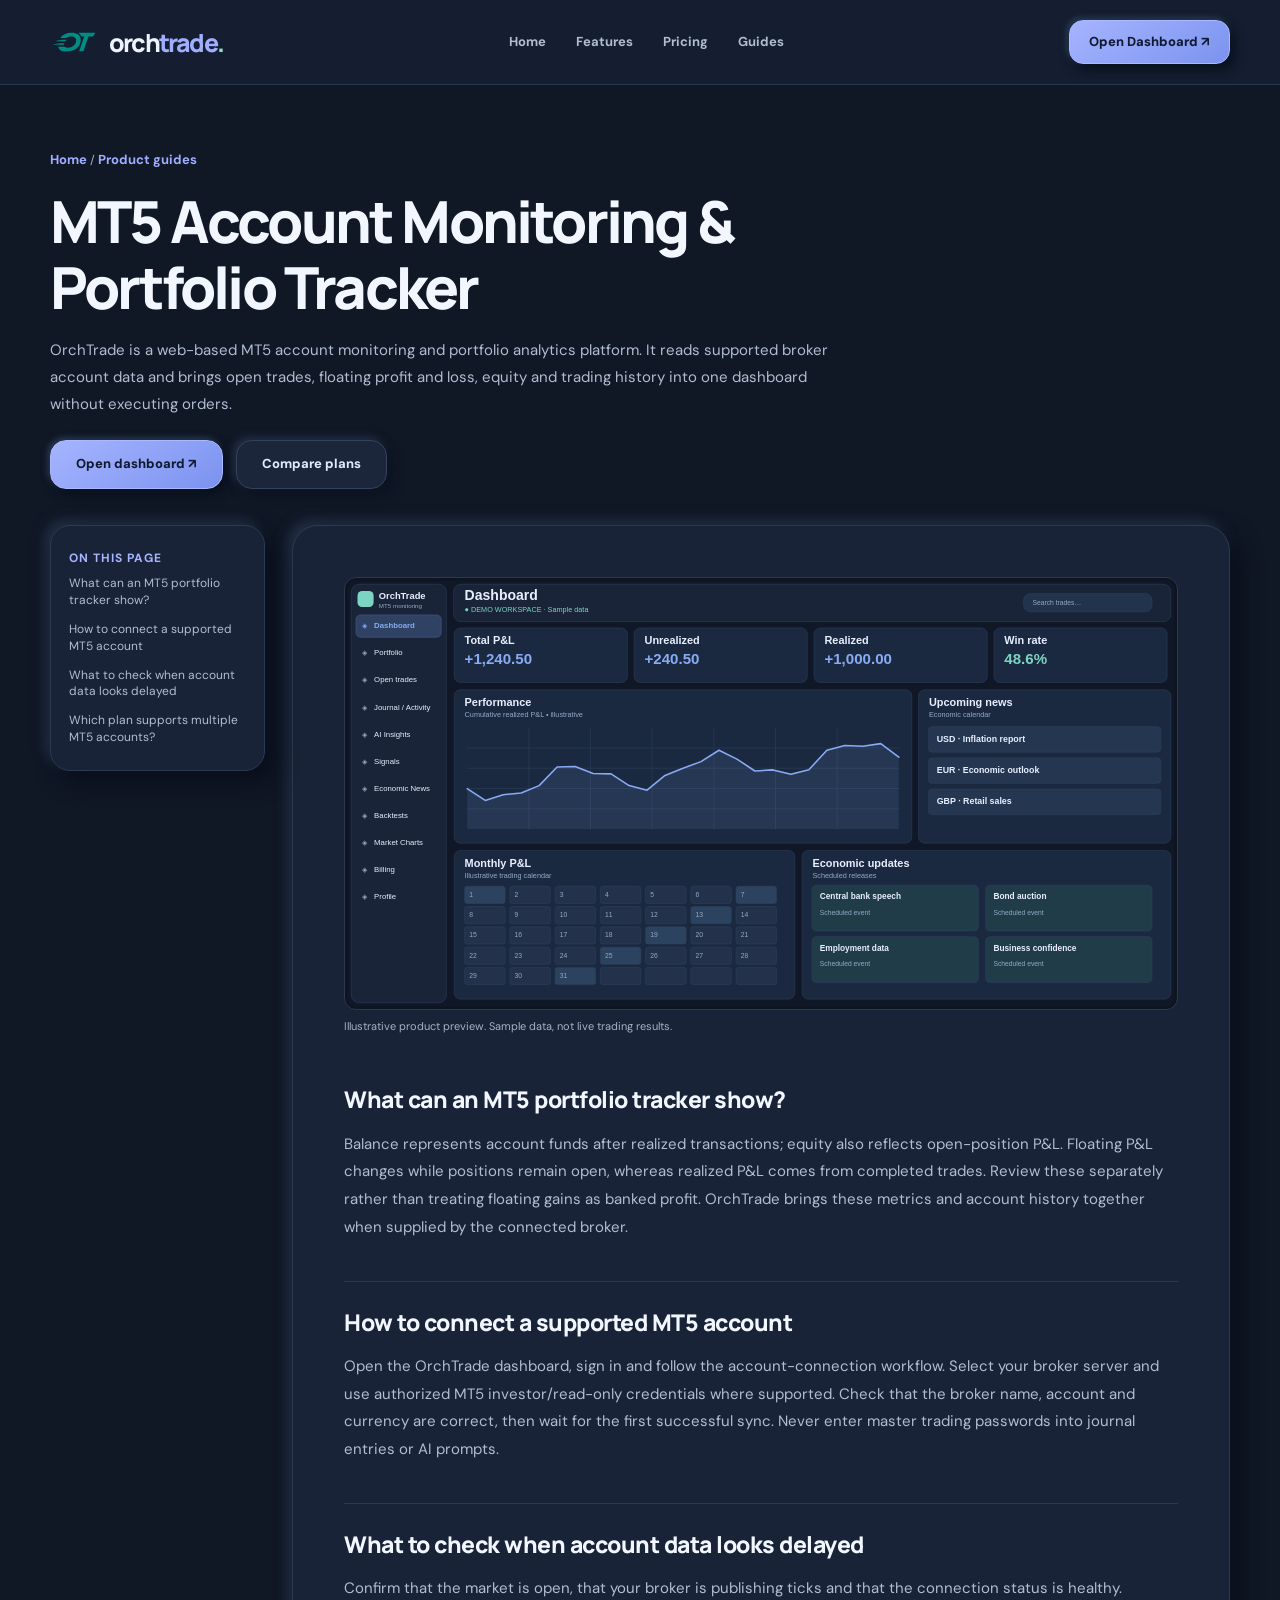
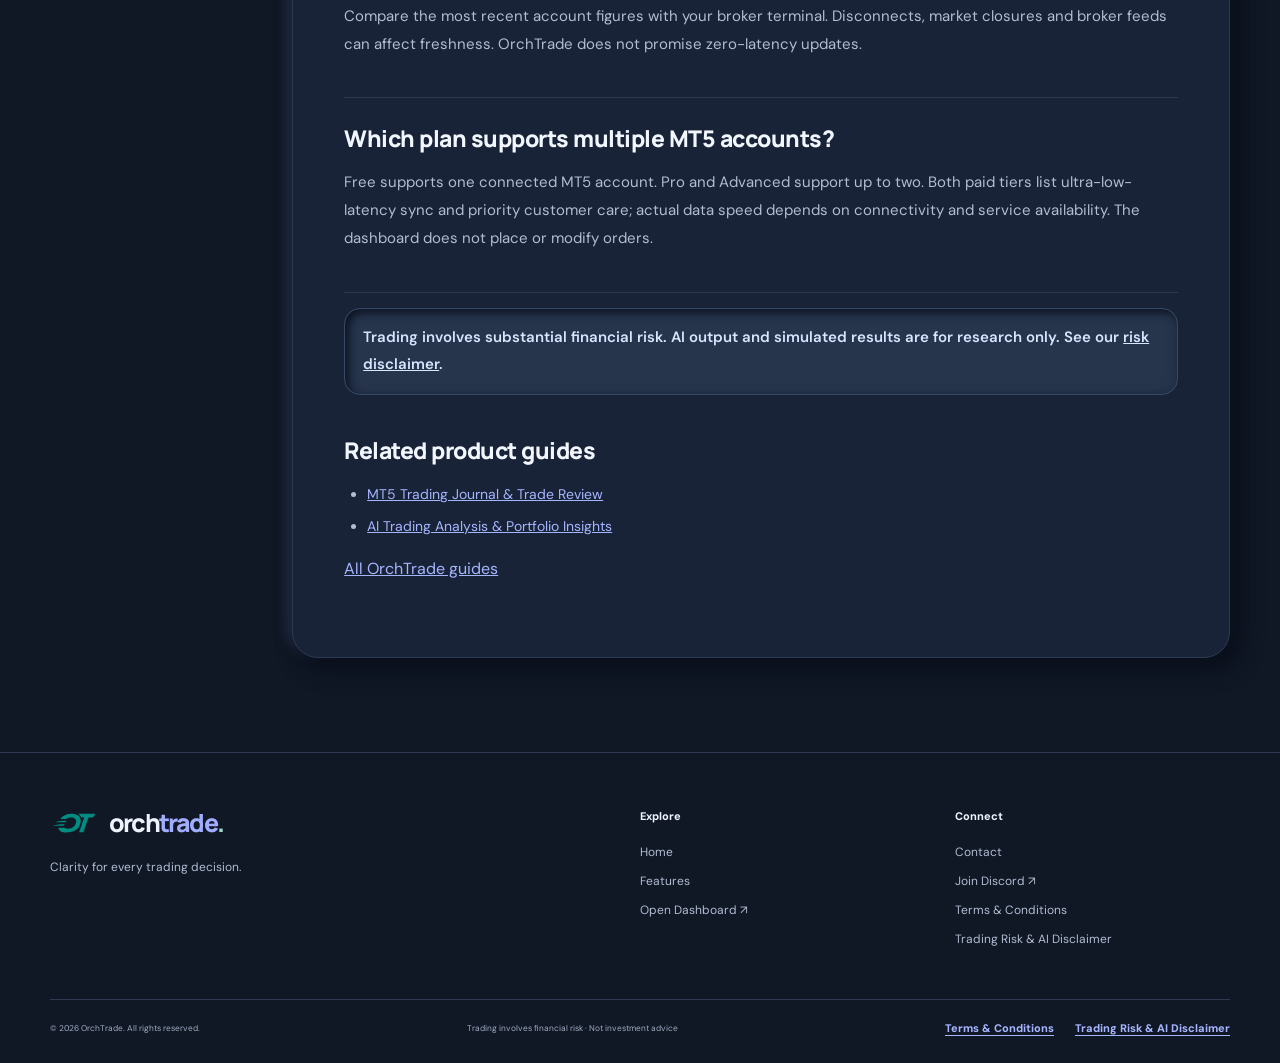
<file: mt5-account-monitoring/index.html>
<!doctype html>
<html lang="en"><head><meta charset="utf-8"><meta name="viewport" content="width=device-width,initial-scale=1"><meta name="theme-color" content="#101725"><meta name="robots" content="index, follow, max-image-preview:large"><title>MT5 Account Monitoring &amp; Portfolio Tracker | OrchTrade</title><meta name="description" content="Monitor MetaTrader 5 equity, balance, floating P&amp;L, open trades and account performance with OrchTrade's read-only portfolio dashboard."><link rel="canonical" href="https://orchtrade.com/mt5-account-monitoring/"><meta property="og:type" content="website"><meta property="og:title" content="MT5 Account Monitoring &amp; Portfolio Tracker | OrchTrade"><meta property="og:description" content="Monitor MetaTrader 5 equity, balance, floating P&amp;L, open trades and account performance with OrchTrade's read-only portfolio dashboard."><meta property="og:url" content="https://orchtrade.com/mt5-account-monitoring/"><meta property="og:site_name" content="OrchTrade"><meta name="twitter:card" content="summary"><link rel="icon" href="/favicon.ico?v=ot-1" sizes="16x16 32x32 48x48" type="image/x-icon"><link rel="icon" href="/favicon.svg?v=ot-1" sizes="any" type="image/svg+xml"><link rel="stylesheet" href="/styles.css?v=community-1"><script type="application/ld+json">{"@context":"https://schema.org","@graph":[{"@type":"WebPage","@id":"https://orchtrade.com/mt5-account-monitoring/#webpage","url":"https://orchtrade.com/mt5-account-monitoring/","name":"MT5 Account Monitoring & Portfolio Tracker | OrchTrade","description":"Monitor MetaTrader 5 equity, balance, floating P&L, open trades and account performance with OrchTrade's read-only portfolio dashboard.","isPartOf":{"@id":"https://orchtrade.com/#website"},"about":{"@id":"https://orchtrade.com/#software"},"inLanguage":"en","breadcrumb":{"@id":"https://orchtrade.com/mt5-account-monitoring/#breadcrumb"}},{"@type":"BreadcrumbList","@id":"https://orchtrade.com/mt5-account-monitoring/#breadcrumb","itemListElement":[{"@type":"ListItem","position":1,"name":"OrchTrade","item":"https://orchtrade.com/"},{"@type":"ListItem","position":2,"name":"MT5 Account Monitoring & Portfolio Tracker","item":"https://orchtrade.com/mt5-account-monitoring/"}]}]}</script></head>
<body><a class="skip-link" href="#main">Skip to content</a><header class="topbar"><div class="container nav-shell"><a class="brand" href="/" aria-label="OrchTrade home"><img class="brand-mark" src="/assets/orchtrade-ot-teal.svg" width="280" height="145" alt="" aria-hidden="true" decoding="async"><span>orch<span class="brand-accent">trade</span><span class="brand-dot">.</span></span></a>
<nav class="main-nav legal-nav" id="main-nav" aria-label="Main navigation"><a href="/">Home</a><a href="/#features">Features</a><a href="/#pricing">Pricing</a><a href="/#guides">Guides</a></nav><div class="nav-actions"><a class="btn btn-small btn-primary desktop-cta" href="https://app.orchtrade.com/">Open Dashboard ↗</a><button class="menu-button" type="button" aria-label="Open menu" aria-expanded="false" aria-controls="main-nav"><span></span><span></span><span></span></button></div></div></header><main id="main" class="guide-main"><section class="legal-top"><div class="container"><nav class="guide-breadcrumb" aria-label="Breadcrumb"><a href="/">Home</a> / <a href="/#guides">Product guides</a></nav><h1>MT5 Account Monitoring &amp; Portfolio Tracker</h1><p>OrchTrade is a web-based MT5 account monitoring and portfolio analytics platform. It reads supported broker account data and brings open trades, floating profit and loss, equity and trading history into one dashboard without executing orders.</p><div class="legal-links"><a class="btn btn-primary" href="https://app.orchtrade.com/">Open dashboard ↗</a><a class="btn btn-soft" href="/#pricing">Compare plans</a></div></div></section><div class="container legal-layout"><aside class="legal-side"><strong>On this page</strong><div class="legal-side-links"><a href="#section-1">What can an MT5 portfolio tracker show?</a><a href="#section-2">How to connect a supported MT5 account</a><a href="#section-3">What to check when account data looks delayed</a><a href="#section-4">Which plan supports multiple MT5 accounts?</a></div></aside><article class="legal-content guide-article"><figure class="guide-image"><img src="/assets/showcase/dashboard.svg" width="1600" height="829" alt="Illustrative OrchTrade MT5 Account Monitoring &amp; Portfolio Tracker workspace" decoding="async"><figcaption>Illustrative product preview. Sample data, not live trading results.</figcaption></figure><section id="section-1"><h2>What can an MT5 portfolio tracker show?</h2><p>Balance represents account funds after realized transactions; equity also reflects open-position P&amp;L. Floating P&amp;L changes while positions remain open, whereas realized P&amp;L comes from completed trades. Review these separately rather than treating floating gains as banked profit. OrchTrade brings these metrics and account history together when supplied by the connected broker.</p></section>
<section id="section-2"><h2>How to connect a supported MT5 account</h2><p>Open the OrchTrade dashboard, sign in and follow the account-connection workflow. Select your broker server and use authorized MT5 investor/read-only credentials where supported. Check that the broker name, account and currency are correct, then wait for the first successful sync. Never enter master trading passwords into journal entries or AI prompts.</p></section>
<section id="section-3"><h2>What to check when account data looks delayed</h2><p>Confirm that the market is open, that your broker is publishing ticks and that the connection status is healthy. Compare the most recent account figures with your broker terminal. Disconnects, market closures and broker feeds can affect freshness. OrchTrade does not promise zero-latency updates.</p></section>
<section id="section-4"><h2>Which plan supports multiple MT5 accounts?</h2><p>Free supports one connected MT5 account. Pro and Advanced support up to two. Both paid tiers list ultra-low-latency sync and priority customer care; actual data speed depends on connectivity and service availability. The dashboard does not place or modify orders.</p></section><p class="legal-note">Trading involves substantial financial risk. AI output and simulated results are for research only. See our <a href="/disclaimer/">risk disclaimer</a>.</p><section><h2>Related product guides</h2><ul><li><a href="/trading-journal/">MT5 Trading Journal &amp; Trade Review</a></li><li><a href="/ai-trading-analysis/">AI Trading Analysis &amp; Portfolio Insights</a></li></ul><a href="/#guides">All OrchTrade guides</a></section></article></div></main><footer class="footer"><div class="container footer-grid"><div><a class="brand" href="/"><img class="brand-mark" src="/assets/orchtrade-ot-teal.svg" width="280" height="145" alt="" aria-hidden="true" decoding="async"><span>orch<span class="brand-accent">trade</span><span class="brand-dot">.</span></span></a><p>Clarity for every trading decision.</p></div><div><span>Explore</span><a href="/">Home</a><a href="/#features">Features</a><a href="https://app.orchtrade.com/">Open Dashboard ↗</a></div><div><span>Connect</span><a href="mailto:orchstringsupport@gmail.com?subject=OrchTrade%20Legal%20Enquiry">Contact</a><a href="https://discord.gg/Ed6ynZQQV" target="_blank" rel="noopener noreferrer">Join Discord ↗</a><a href="/terms-and-conditions/">Terms &amp; Conditions</a><a href="/disclaimer/">Trading Risk &amp; AI Disclaimer</a></div></div><div class="container footer-bottom"><small>© <span id="year">2026</span> OrchTrade. All rights reserved.</small><small>Trading involves financial risk · Not investment advice</small><nav class="footer-legal-nav" aria-label="Legal information"><a href="/terms-and-conditions/">Terms &amp; Conditions</a><a href="/disclaimer/">Trading Risk &amp; AI Disclaimer</a></nav></div></footer><script src="/site.js?v=dark-showcase-1" defer></script></body></html>
</file>
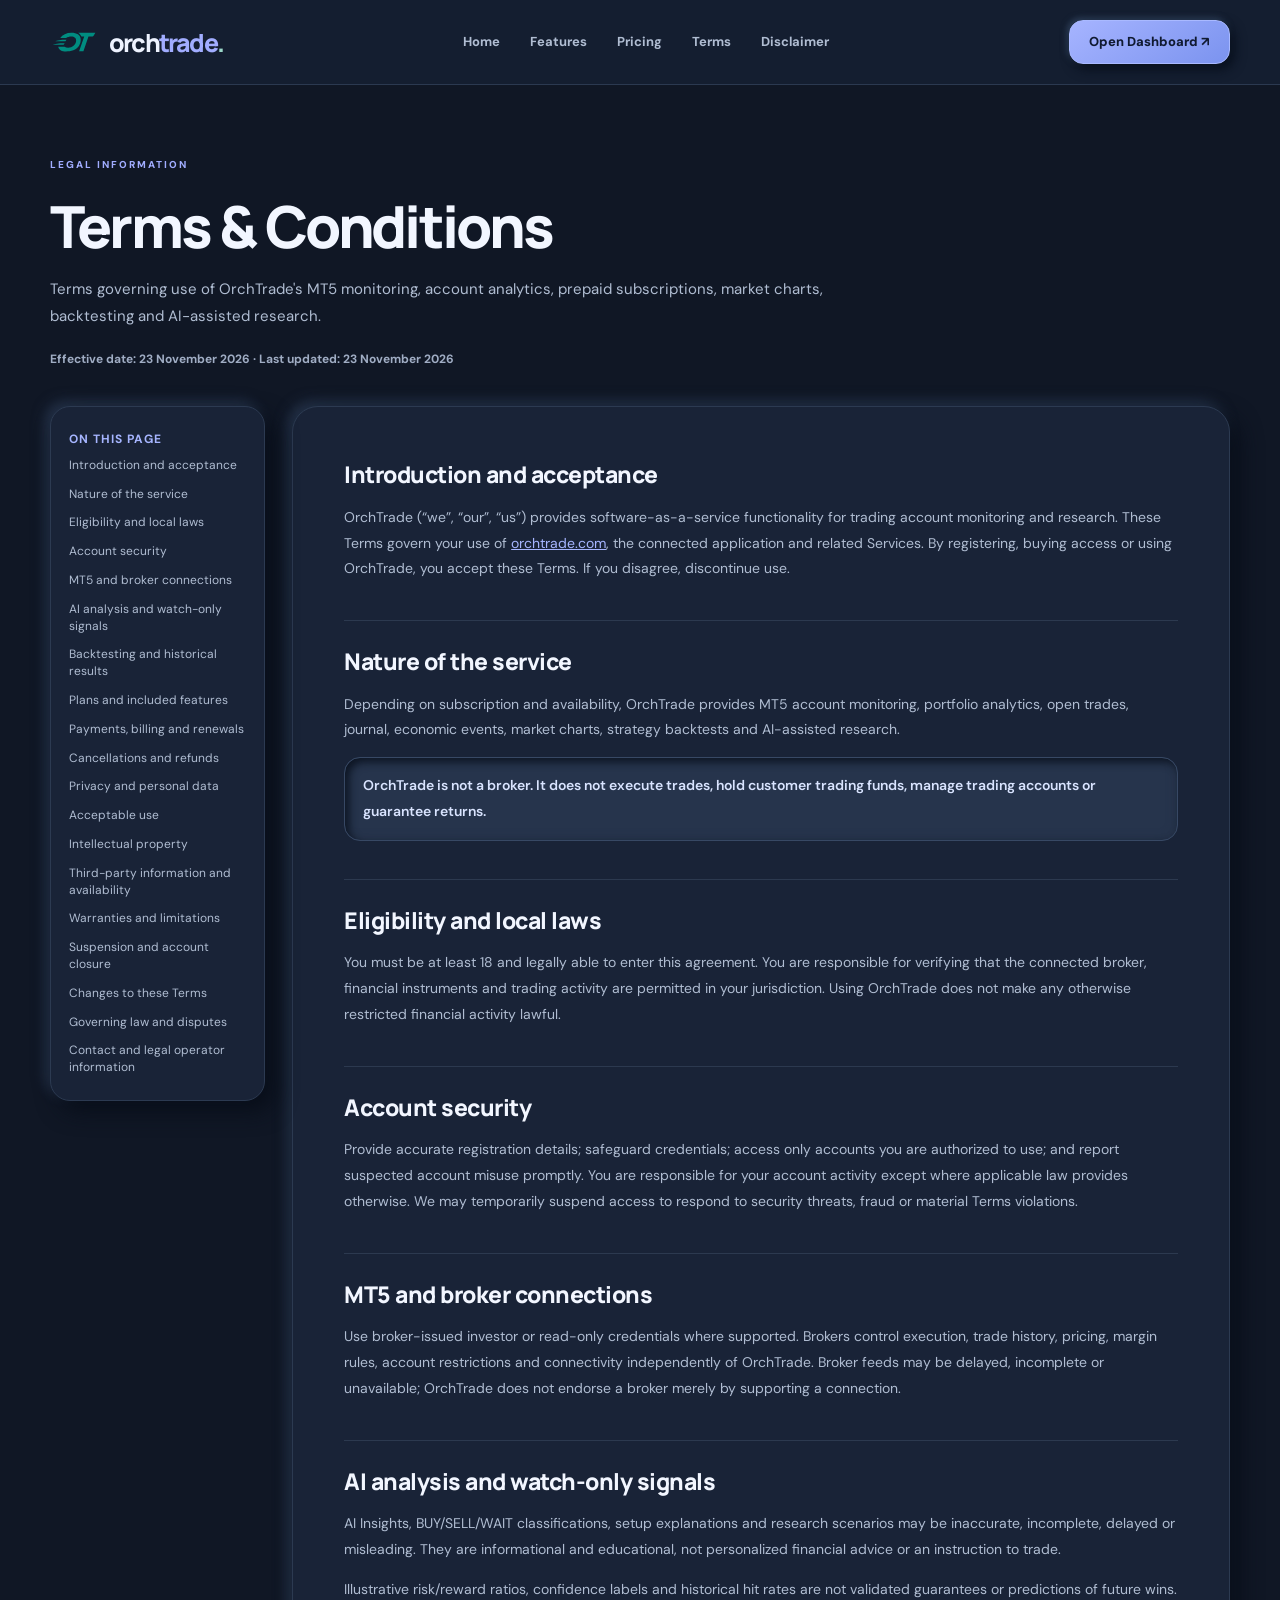
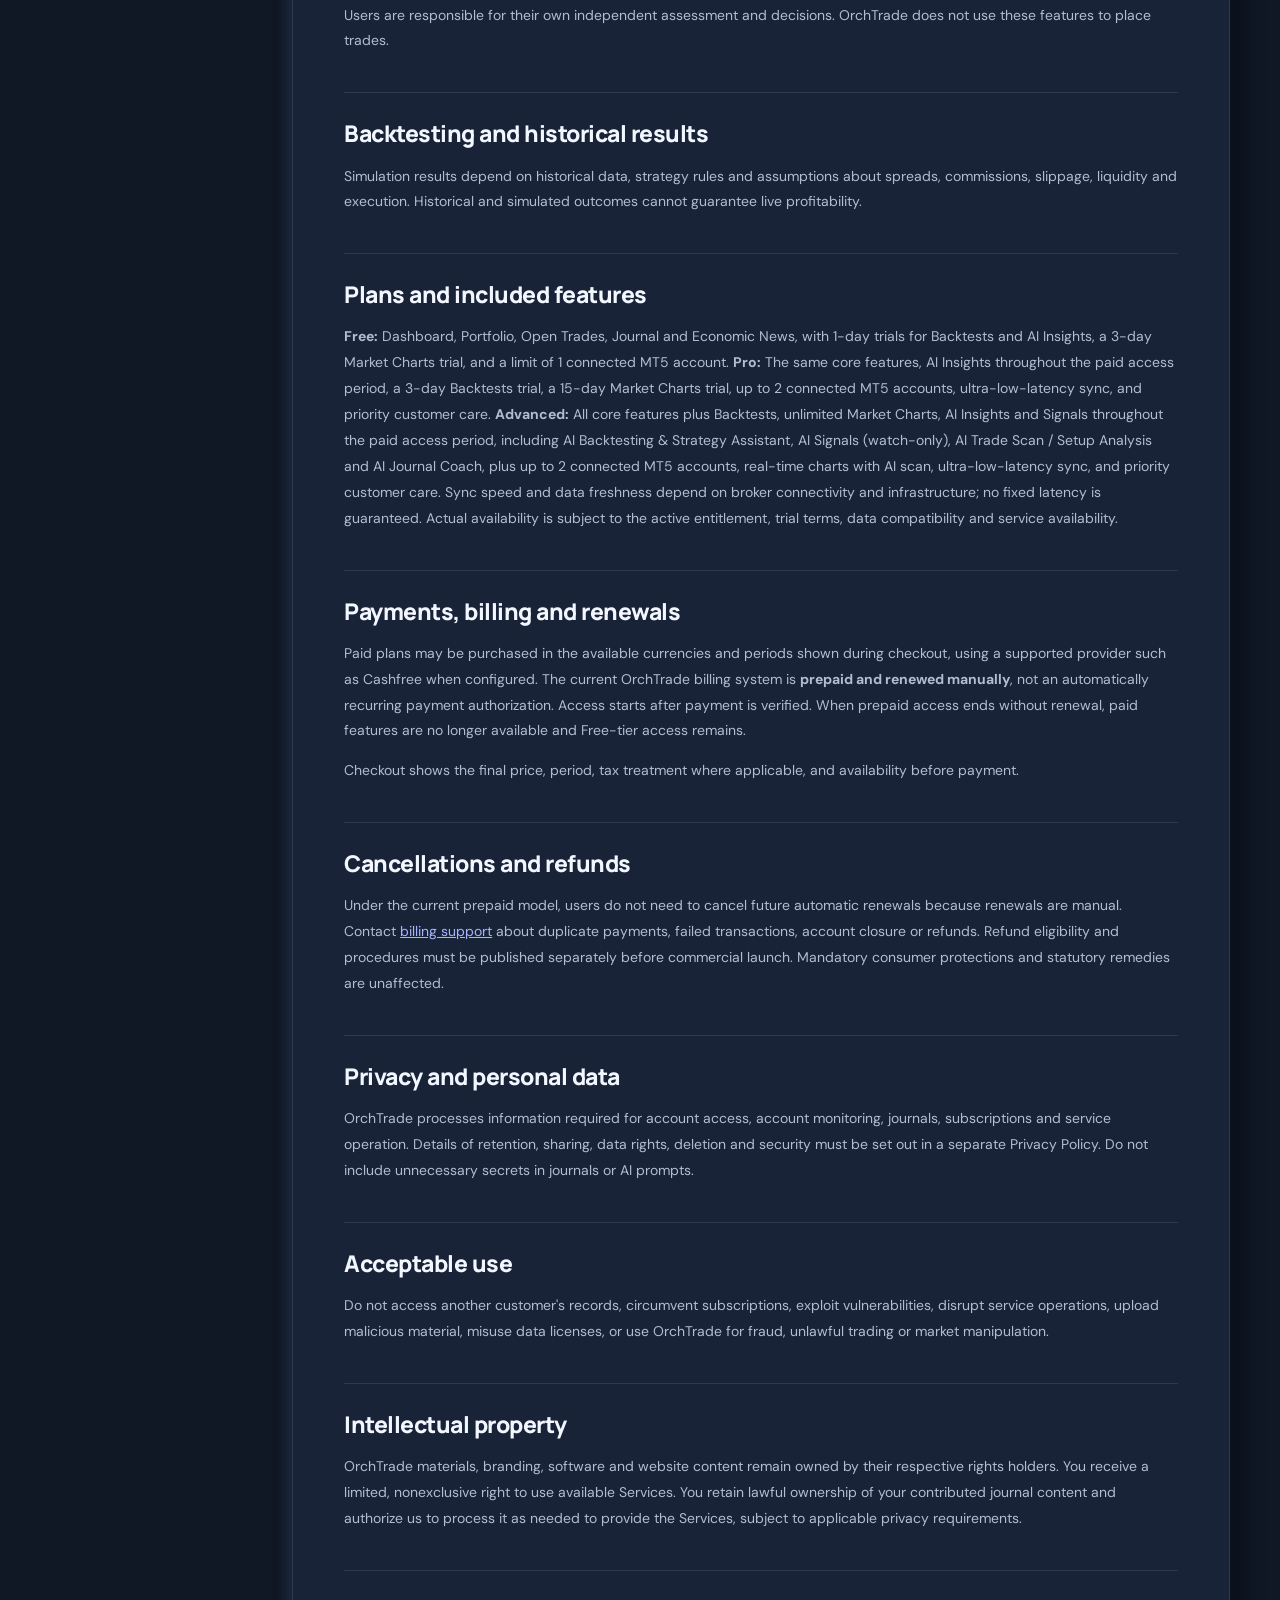
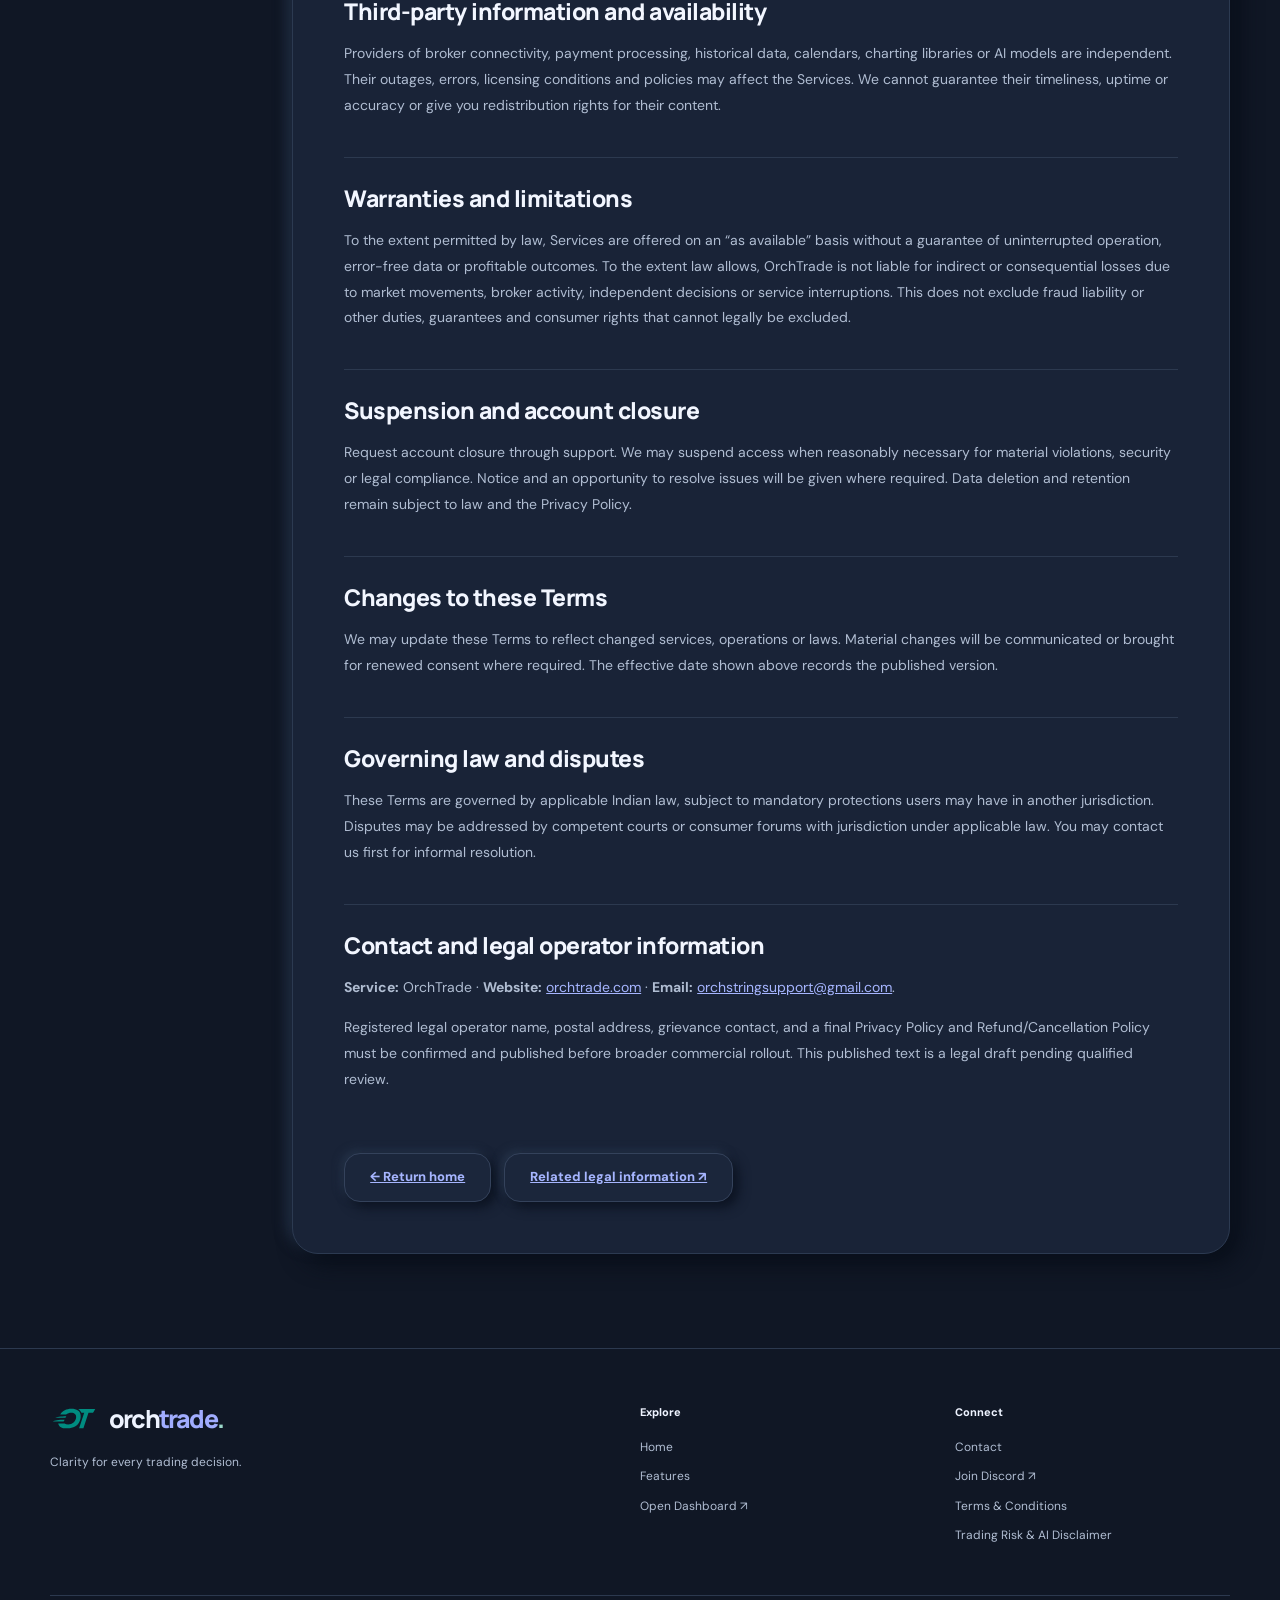
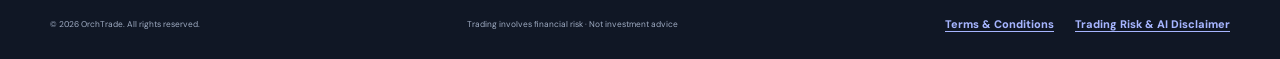
<file: terms-and-conditions/index.html>
<!doctype html>
<html lang="en"><head><meta charset="utf-8"><meta name="viewport" content="width=device-width,initial-scale=1">
<meta name="theme-color" content="#101725"><meta name="description" content="Terms governing use of OrchTrade's MT5 monitoring, account analytics, prepaid subscriptions, market charts, backtesting and AI-assisted research."><meta name="robots" content="index,follow">
<link rel="canonical" href="https://orchtrade.com/terms-and-conditions/"><meta property="og:title" content="Terms &amp; Conditions | OrchTrade"><meta property="og:type" content="website"><meta property="og:url" content="https://orchtrade.com/terms-and-conditions/">
<link rel="icon" href="/favicon.ico?v=ot-1" sizes="16x16 32x32 48x48" type="image/x-icon"><link rel="icon" href="/favicon.svg?v=ot-1" sizes="any" type="image/svg+xml"><link rel="stylesheet" href="/styles.css?v=community-1"><title>Terms &amp; Conditions | OrchTrade</title></head>
<body><a class="skip-link" href="#main">Skip to content</a><div class="site-backdrop" aria-hidden="true"></div>
<header class="topbar"><div class="container nav-shell"><a class="brand" href="/" aria-label="OrchTrade home"><img class="brand-mark" src="/assets/orchtrade-ot-teal.svg" width="280" height="145" alt="" aria-hidden="true" decoding="async"><span>orch<span class="brand-accent">trade</span><span class="brand-dot">.</span></span></a>
<nav class="main-nav legal-nav" id="main-nav" aria-label="Main navigation"><a href="/">Home</a><a href="/#features">Features</a><a href="/#pricing">Pricing</a><a href="/terms-and-conditions/">Terms</a><a href="/disclaimer/">Disclaimer</a></nav><div class="nav-actions"><a class="btn btn-small btn-primary desktop-cta" href="https://app.orchtrade.com/">Open Dashboard ↗</a><button class="menu-button" type="button" aria-label="Open menu" aria-expanded="false" aria-controls="main-nav"><span></span><span></span><span></span></button></div></div></header>
<main id="main"><section class="legal-top"><div class="container"><span class="eyebrow">LEGAL INFORMATION</span><h1>Terms &amp; Conditions</h1><p>Terms governing use of OrchTrade's MT5 monitoring, account analytics, prepaid subscriptions, market charts, backtesting and AI-assisted research.</p><small>Effective date: 23 November 2026 · Last updated: 23 November 2026</small></div></section>
<div class="container legal-layout"><aside class="legal-side"><strong>On this page</strong><div class="legal-side-links"><a href="#introduction">Introduction and acceptance</a><a href="#services">Nature of the service</a><a href="#eligibility">Eligibility and local laws</a><a href="#account">Account security</a><a href="#mt5">MT5 and broker connections</a><a href="#ai">AI analysis and watch-only signals</a><a href="#backtest">Backtesting and historical results</a><a href="#plans">Plans and included features</a><a href="#payments">Payments, billing and renewals</a><a href="#refunds">Cancellations and refunds</a><a href="#privacy">Privacy and personal data</a><a href="#usage">Acceptable use</a><a href="#ip">Intellectual property</a><a href="#thirdparty">Third-party information and availability</a><a href="#warranty">Warranties and limitations</a><a href="#termination">Suspension and account closure</a><a href="#changes">Changes to these Terms</a><a href="#law">Governing law and disputes</a><a href="#contact">Contact and legal operator information</a></div></aside><article class="legal-content">
<section id="introduction"><h2>Introduction and acceptance</h2><p>OrchTrade (“we”, “our”, “us”) provides software-as-a-service functionality for trading account monitoring and research. These Terms govern your use of <a href="https://orchtrade.com/">orchtrade.com</a>, the connected application and related Services. By registering, buying access or using OrchTrade, you accept these Terms. If you disagree, discontinue use.</p></section>
<section id="services"><h2>Nature of the service</h2><p>Depending on subscription and availability, OrchTrade provides MT5 account monitoring, portfolio analytics, open trades, journal, economic events, market charts, strategy backtests and AI-assisted research.</p><p class="legal-note">OrchTrade is not a broker. It does not execute trades, hold customer trading funds, manage trading accounts or guarantee returns.</p></section>
<section id="eligibility"><h2>Eligibility and local laws</h2><p>You must be at least 18 and legally able to enter this agreement. You are responsible for verifying that the connected broker, financial instruments and trading activity are permitted in your jurisdiction. Using OrchTrade does not make any otherwise restricted financial activity lawful.</p></section>
<section id="account"><h2>Account security</h2><p>Provide accurate registration details; safeguard credentials; access only accounts you are authorized to use; and report suspected account misuse promptly. You are responsible for your account activity except where applicable law provides otherwise. We may temporarily suspend access to respond to security threats, fraud or material Terms violations.</p></section>
<section id="mt5"><h2>MT5 and broker connections</h2><p>Use broker-issued investor or read-only credentials where supported. Brokers control execution, trade history, pricing, margin rules, account restrictions and connectivity independently of OrchTrade. Broker feeds may be delayed, incomplete or unavailable; OrchTrade does not endorse a broker merely by supporting a connection.</p></section>
<section id="ai"><h2>AI analysis and watch-only signals</h2><p>AI Insights, BUY/SELL/WAIT classifications, setup explanations and research scenarios may be inaccurate, incomplete, delayed or misleading. They are informational and educational, not personalized financial advice or an instruction to trade.</p><p>Illustrative risk/reward ratios, confidence labels and historical hit rates are not validated guarantees or predictions of future wins. Users are responsible for their own independent assessment and decisions. OrchTrade does not use these features to place trades.</p></section>
<section id="backtest"><h2>Backtesting and historical results</h2><p>Simulation results depend on historical data, strategy rules and assumptions about spreads, commissions, slippage, liquidity and execution. Historical and simulated outcomes cannot guarantee live profitability.</p></section>
<section id="plans"><h2>Plans and included features</h2><p><strong>Free:</strong> Dashboard, Portfolio, Open Trades, Journal and Economic News, with 1-day trials for Backtests and AI Insights, a 3-day Market Charts trial, and a limit of 1 connected MT5 account. <strong>Pro:</strong> The same core features, AI Insights throughout the paid access period, a 3-day Backtests trial, a 15-day Market Charts trial, up to 2 connected MT5 accounts, ultra-low-latency sync, and priority customer care. <strong>Advanced:</strong> All core features plus Backtests, unlimited Market Charts, AI Insights and Signals throughout the paid access period, including AI Backtesting &amp; Strategy Assistant, AI Signals (watch-only), AI Trade Scan / Setup Analysis and AI Journal Coach, plus up to 2 connected MT5 accounts, real-time charts with AI scan, ultra-low-latency sync, and priority customer care. Sync speed and data freshness depend on broker connectivity and infrastructure; no fixed latency is guaranteed. Actual availability is subject to the active entitlement, trial terms, data compatibility and service availability.</p></section>
<section id="payments"><h2>Payments, billing and renewals</h2><p>Paid plans may be purchased in the available currencies and periods shown during checkout, using a supported provider such as Cashfree when configured. The current OrchTrade billing system is <strong>prepaid and renewed manually</strong>, not an automatically recurring payment authorization. Access starts after payment is verified. When prepaid access ends without renewal, paid features are no longer available and Free-tier access remains.</p><p>Checkout shows the final price, period, tax treatment where applicable, and availability before payment.</p></section>
<section id="refunds"><h2>Cancellations and refunds</h2><p>Under the current prepaid model, users do not need to cancel future automatic renewals because renewals are manual. Contact <a href="mailto:orchstringsupport@gmail.com?subject=OrchTrade%20Billing">billing support</a> about duplicate payments, failed transactions, account closure or refunds. Refund eligibility and procedures must be published separately before commercial launch. Mandatory consumer protections and statutory remedies are unaffected.</p></section>
<section id="privacy"><h2>Privacy and personal data</h2><p>OrchTrade processes information required for account access, account monitoring, journals, subscriptions and service operation. Details of retention, sharing, data rights, deletion and security must be set out in a separate Privacy Policy. Do not include unnecessary secrets in journals or AI prompts.</p></section>
<section id="usage"><h2>Acceptable use</h2><p>Do not access another customer's records, circumvent subscriptions, exploit vulnerabilities, disrupt service operations, upload malicious material, misuse data licenses, or use OrchTrade for fraud, unlawful trading or market manipulation.</p></section>
<section id="ip"><h2>Intellectual property</h2><p>OrchTrade materials, branding, software and website content remain owned by their respective rights holders. You receive a limited, nonexclusive right to use available Services. You retain lawful ownership of your contributed journal content and authorize us to process it as needed to provide the Services, subject to applicable privacy requirements.</p></section>
<section id="thirdparty"><h2>Third-party information and availability</h2><p>Providers of broker connectivity, payment processing, historical data, calendars, charting libraries or AI models are independent. Their outages, errors, licensing conditions and policies may affect the Services. We cannot guarantee their timeliness, uptime or accuracy or give you redistribution rights for their content.</p></section>
<section id="warranty"><h2>Warranties and limitations</h2><p>To the extent permitted by law, Services are offered on an “as available” basis without a guarantee of uninterrupted operation, error-free data or profitable outcomes. To the extent law allows, OrchTrade is not liable for indirect or consequential losses due to market movements, broker activity, independent decisions or service interruptions. This does not exclude fraud liability or other duties, guarantees and consumer rights that cannot legally be excluded.</p></section>
<section id="termination"><h2>Suspension and account closure</h2><p>Request account closure through support. We may suspend access when reasonably necessary for material violations, security or legal compliance. Notice and an opportunity to resolve issues will be given where required. Data deletion and retention remain subject to law and the Privacy Policy.</p></section>
<section id="changes"><h2>Changes to these Terms</h2><p>We may update these Terms to reflect changed services, operations or laws. Material changes will be communicated or brought for renewed consent where required. The effective date shown above records the published version.</p></section>
<section id="law"><h2>Governing law and disputes</h2><p>These Terms are governed by applicable Indian law, subject to mandatory protections users may have in another jurisdiction. Disputes may be addressed by competent courts or consumer forums with jurisdiction under applicable law. You may contact us first for informal resolution.</p></section>
<section id="contact"><h2>Contact and legal operator information</h2><p><strong>Service:</strong> OrchTrade · <strong>Website:</strong> <a href="https://orchtrade.com/">orchtrade.com</a> · <strong>Email:</strong> <a href="mailto:orchstringsupport@gmail.com">orchstringsupport@gmail.com</a>.</p><p>Registered legal operator name, postal address, grievance contact, and a final Privacy Policy and Refund/Cancellation Policy must be confirmed and published before broader commercial rollout. This published text is a legal draft pending qualified review.</p></section>
<div class="legal-links"><a class="btn btn-soft" href="/">← Return home</a><a class="btn btn-soft" href="/disclaimer/">Related legal information ↗</a></div></article></div></main>
<footer class="footer"><div class="container footer-grid"><div><a class="brand" href="/"><img class="brand-mark" src="/assets/orchtrade-ot-teal.svg" width="280" height="145" alt="" aria-hidden="true" decoding="async"><span>orch<span class="brand-accent">trade</span><span class="brand-dot">.</span></span></a><p>Clarity for every trading decision.</p></div><div><span>Explore</span><a href="/">Home</a><a href="/#features">Features</a><a href="https://app.orchtrade.com/">Open Dashboard ↗</a></div><div><span>Connect</span><a href="mailto:orchstringsupport@gmail.com?subject=OrchTrade%20Legal%20Enquiry">Contact</a><a href="https://discord.gg/Ed6ynZQQV" target="_blank" rel="noopener noreferrer">Join Discord ↗</a><a href="/terms-and-conditions/">Terms &amp; Conditions</a><a href="/disclaimer/">Trading Risk &amp; AI Disclaimer</a></div></div><div class="container footer-bottom"><small>© <span id="year">2026</span> OrchTrade. All rights reserved.</small><small>Trading involves financial risk · Not investment advice</small><nav class="footer-legal-nav" aria-label="Legal information"><a href="/terms-and-conditions/">Terms &amp; Conditions</a><a href="/disclaimer/">Trading Risk &amp; AI Disclaimer</a></nav></div></footer>
<script src="/site.js" defer></script></body></html>
</file>
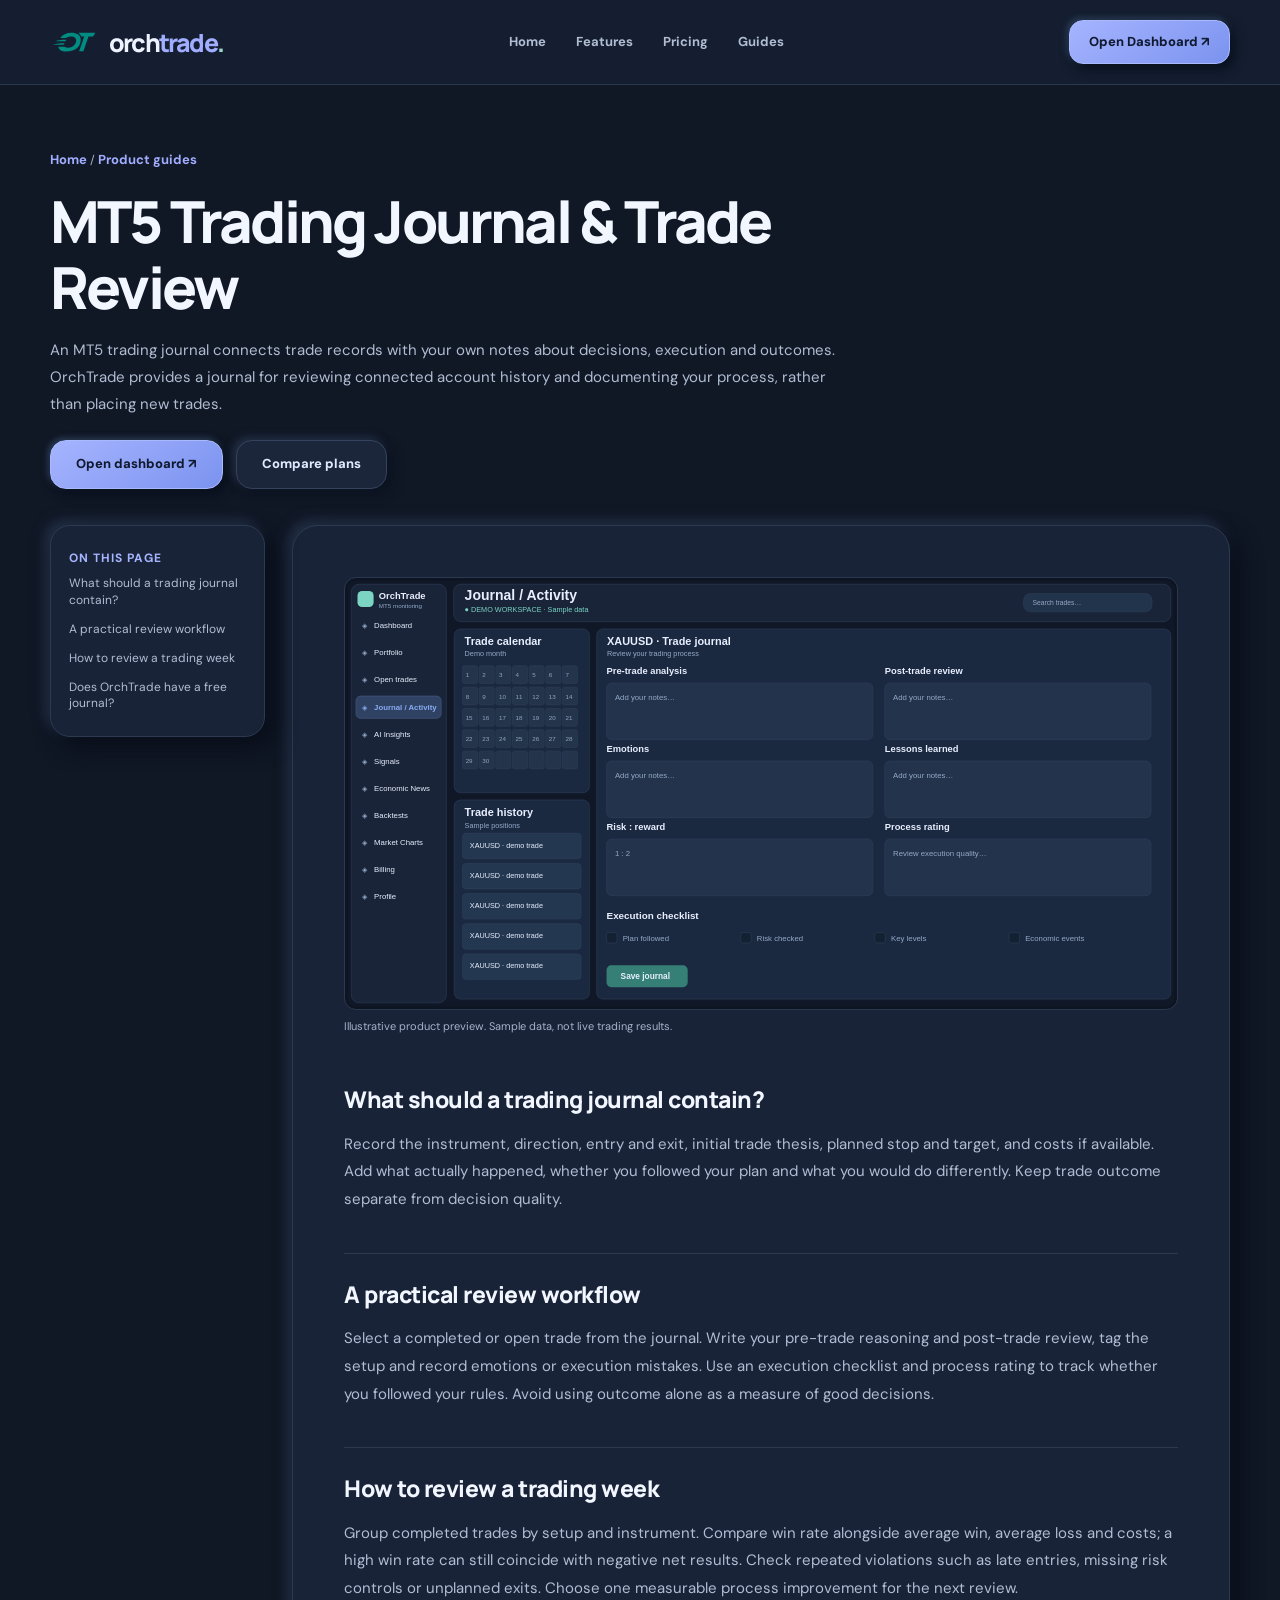
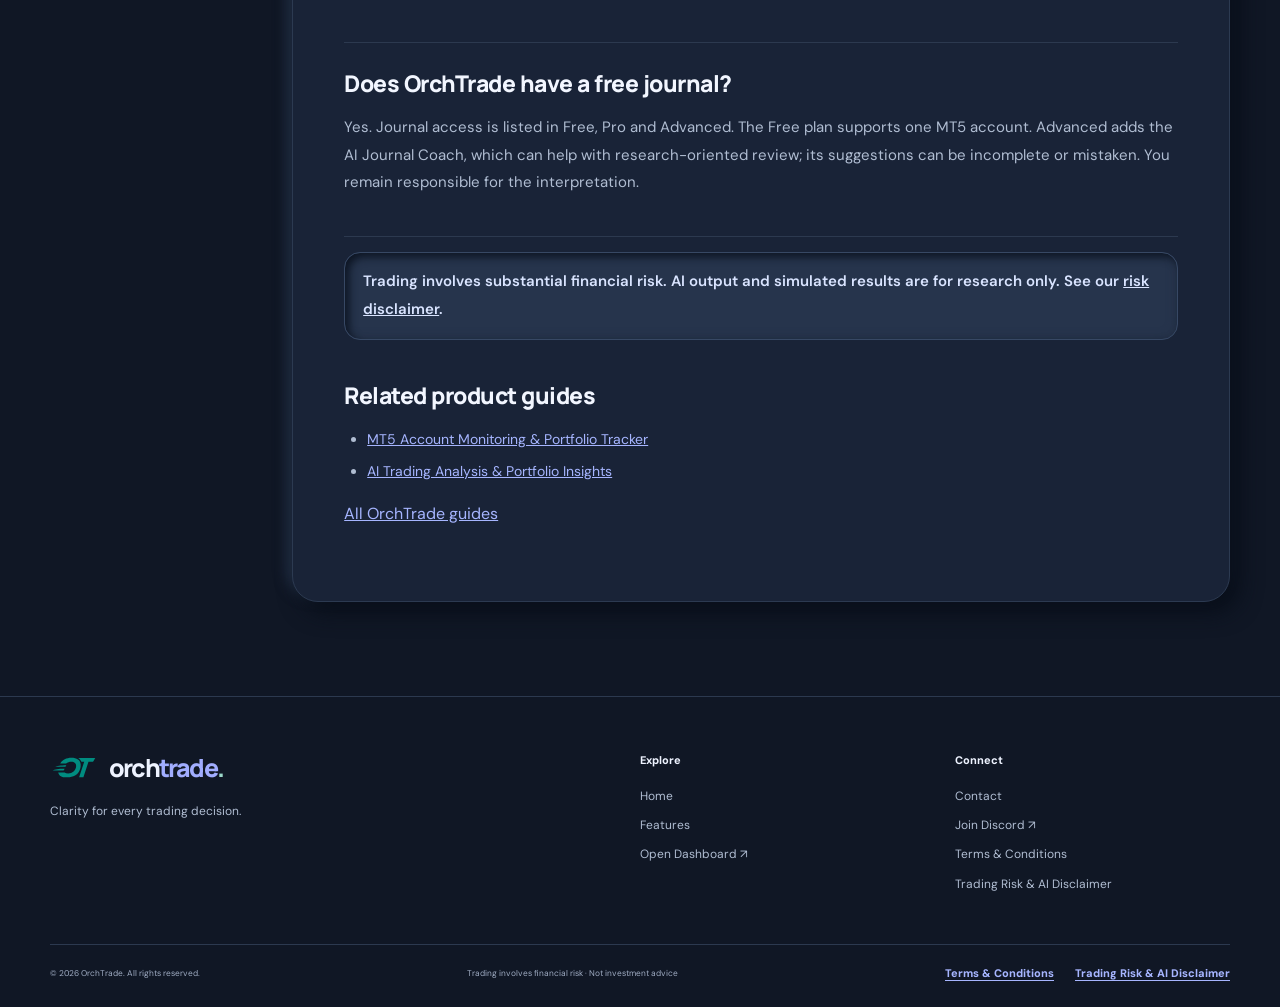
<file: trading-journal/index.html>
<!doctype html>
<html lang="en"><head><meta charset="utf-8"><meta name="viewport" content="width=device-width,initial-scale=1"><meta name="theme-color" content="#101725"><meta name="robots" content="index, follow, max-image-preview:large"><title>MT5 Trading Journal &amp; Trade Review | OrchTrade</title><meta name="description" content="Use an MT5 trading journal to review trade history, record setups, emotions, risk-reward and execution checklists. AI Journal Coach is available on Advanced."><link rel="canonical" href="https://orchtrade.com/trading-journal/"><meta property="og:type" content="website"><meta property="og:title" content="MT5 Trading Journal &amp; Trade Review | OrchTrade"><meta property="og:description" content="Use an MT5 trading journal to review trade history, record setups, emotions, risk-reward and execution checklists. AI Journal Coach is available on Advanced."><meta property="og:url" content="https://orchtrade.com/trading-journal/"><meta property="og:site_name" content="OrchTrade"><meta name="twitter:card" content="summary"><link rel="icon" href="/favicon.ico?v=ot-1" sizes="16x16 32x32 48x48" type="image/x-icon"><link rel="icon" href="/favicon.svg?v=ot-1" sizes="any" type="image/svg+xml"><link rel="stylesheet" href="/styles.css?v=community-1"><script type="application/ld+json">{"@context":"https://schema.org","@graph":[{"@type":"WebPage","@id":"https://orchtrade.com/trading-journal/#webpage","url":"https://orchtrade.com/trading-journal/","name":"MT5 Trading Journal & Trade Review | OrchTrade","description":"Use an MT5 trading journal to review trade history, record setups, emotions, risk-reward and execution checklists. AI Journal Coach is available on Advanced.","isPartOf":{"@id":"https://orchtrade.com/#website"},"about":{"@id":"https://orchtrade.com/#software"},"inLanguage":"en","breadcrumb":{"@id":"https://orchtrade.com/trading-journal/#breadcrumb"}},{"@type":"BreadcrumbList","@id":"https://orchtrade.com/trading-journal/#breadcrumb","itemListElement":[{"@type":"ListItem","position":1,"name":"OrchTrade","item":"https://orchtrade.com/"},{"@type":"ListItem","position":2,"name":"MT5 Trading Journal & Trade Review","item":"https://orchtrade.com/trading-journal/"}]}]}</script></head>
<body><a class="skip-link" href="#main">Skip to content</a><header class="topbar"><div class="container nav-shell"><a class="brand" href="/" aria-label="OrchTrade home"><img class="brand-mark" src="/assets/orchtrade-ot-teal.svg" width="280" height="145" alt="" aria-hidden="true" decoding="async"><span>orch<span class="brand-accent">trade</span><span class="brand-dot">.</span></span></a>
<nav class="main-nav legal-nav" id="main-nav" aria-label="Main navigation"><a href="/">Home</a><a href="/#features">Features</a><a href="/#pricing">Pricing</a><a href="/#guides">Guides</a></nav><div class="nav-actions"><a class="btn btn-small btn-primary desktop-cta" href="https://app.orchtrade.com/">Open Dashboard ↗</a><button class="menu-button" type="button" aria-label="Open menu" aria-expanded="false" aria-controls="main-nav"><span></span><span></span><span></span></button></div></div></header><main id="main" class="guide-main"><section class="legal-top"><div class="container"><nav class="guide-breadcrumb" aria-label="Breadcrumb"><a href="/">Home</a> / <a href="/#guides">Product guides</a></nav><h1>MT5 Trading Journal &amp; Trade Review</h1><p>An MT5 trading journal connects trade records with your own notes about decisions, execution and outcomes. OrchTrade provides a journal for reviewing connected account history and documenting your process, rather than placing new trades.</p><div class="legal-links"><a class="btn btn-primary" href="https://app.orchtrade.com/">Open dashboard ↗</a><a class="btn btn-soft" href="/#pricing">Compare plans</a></div></div></section><div class="container legal-layout"><aside class="legal-side"><strong>On this page</strong><div class="legal-side-links"><a href="#section-1">What should a trading journal contain?</a><a href="#section-2">A practical review workflow</a><a href="#section-3">How to review a trading week</a><a href="#section-4">Does OrchTrade have a free journal?</a></div></aside><article class="legal-content guide-article"><figure class="guide-image"><img src="/assets/showcase/journal.svg" width="1600" height="829" alt="Illustrative OrchTrade MT5 Trading Journal &amp; Trade Review workspace" decoding="async"><figcaption>Illustrative product preview. Sample data, not live trading results.</figcaption></figure><section id="section-1"><h2>What should a trading journal contain?</h2><p>Record the instrument, direction, entry and exit, initial trade thesis, planned stop and target, and costs if available. Add what actually happened, whether you followed your plan and what you would do differently. Keep trade outcome separate from decision quality.</p></section>
<section id="section-2"><h2>A practical review workflow</h2><p>Select a completed or open trade from the journal. Write your pre-trade reasoning and post-trade review, tag the setup and record emotions or execution mistakes. Use an execution checklist and process rating to track whether you followed your rules. Avoid using outcome alone as a measure of good decisions.</p></section>
<section id="section-3"><h2>How to review a trading week</h2><p>Group completed trades by setup and instrument. Compare win rate alongside average win, average loss and costs; a high win rate can still coincide with negative net results. Check repeated violations such as late entries, missing risk controls or unplanned exits. Choose one measurable process improvement for the next review.</p></section>
<section id="section-4"><h2>Does OrchTrade have a free journal?</h2><p>Yes. Journal access is listed in Free, Pro and Advanced. The Free plan supports one MT5 account. Advanced adds the AI Journal Coach, which can help with research-oriented review; its suggestions can be incomplete or mistaken. You remain responsible for the interpretation.</p></section><p class="legal-note">Trading involves substantial financial risk. AI output and simulated results are for research only. See our <a href="/disclaimer/">risk disclaimer</a>.</p><section><h2>Related product guides</h2><ul><li><a href="/mt5-account-monitoring/">MT5 Account Monitoring &amp; Portfolio Tracker</a></li><li><a href="/ai-trading-analysis/">AI Trading Analysis &amp; Portfolio Insights</a></li></ul><a href="/#guides">All OrchTrade guides</a></section></article></div></main><footer class="footer"><div class="container footer-grid"><div><a class="brand" href="/"><img class="brand-mark" src="/assets/orchtrade-ot-teal.svg" width="280" height="145" alt="" aria-hidden="true" decoding="async"><span>orch<span class="brand-accent">trade</span><span class="brand-dot">.</span></span></a><p>Clarity for every trading decision.</p></div><div><span>Explore</span><a href="/">Home</a><a href="/#features">Features</a><a href="https://app.orchtrade.com/">Open Dashboard ↗</a></div><div><span>Connect</span><a href="mailto:orchstringsupport@gmail.com?subject=OrchTrade%20Legal%20Enquiry">Contact</a><a href="https://discord.gg/Ed6ynZQQV" target="_blank" rel="noopener noreferrer">Join Discord ↗</a><a href="/terms-and-conditions/">Terms &amp; Conditions</a><a href="/disclaimer/">Trading Risk &amp; AI Disclaimer</a></div></div><div class="container footer-bottom"><small>© <span id="year">2026</span> OrchTrade. All rights reserved.</small><small>Trading involves financial risk · Not investment advice</small><nav class="footer-legal-nav" aria-label="Legal information"><a href="/terms-and-conditions/">Terms &amp; Conditions</a><a href="/disclaimer/">Trading Risk &amp; AI Disclaimer</a></nav></div></footer><script src="/site.js?v=dark-showcase-1" defer></script></body></html>
</file>
<file: styles.css>
@import url('https://fonts.googleapis.com/css2?family=DM+Sans:wght@400;500;600;700;800&family=Manrope:wght@400;500;600;700;800&display=swap');
:root{--bg:#f5f6f9;--panel:#f4f5f8;--ink:#22243b;--muted:#7e8195;--violet:#7466cb;--violet-dark:#5d50ad;--border:rgba(255,255,255,.84);--shadow:11px 11px 26px #dfe1e9,-11px -11px 26px #ffffff;--shadow-small:6px 6px 14px #e0e2e9,-6px -6px 14px #fff;--inset:inset 5px 5px 10px #e1e3eb,inset -5px -5px 10px #fff;--radius:26px}
*,*::before,*::after{box-sizing:border-box}html{scroll-behavior:smooth;scroll-padding-top:96px}body{margin:0;background:var(--bg);color:var(--ink);font-family:'DM Sans',system-ui,-apple-system,sans-serif;line-height:1.6;overflow-x:hidden}a{color:inherit;text-decoration:none}button{font:inherit}button,a{ -webkit-tap-highlight-color:transparent}a:focus-visible,button:focus-visible,summary:focus-visible{outline:3px solid #8e80e3;outline-offset:5px}::selection{background:#e3dfff;color:#332d6b}.container{width:min(1180px,calc(100% - 52px));margin-inline:auto}.site-backdrop{position:absolute;inset:0 0 auto;pointer-events:none;height:1100px;background:radial-gradient(circle at 86% 32%,rgba(197,190,246,.36),transparent 34%),radial-gradient(circle at 7% 68%,rgba(211,228,246,.42),transparent 38%);z-index:-1}.skip-link{position:absolute;z-index:100;top:-80px;left:20px;padding:12px;background:#fff}.skip-link:focus{top:12px}.topbar{position:sticky;top:0;z-index:50;backdrop-filter:blur(18px);-webkit-backdrop-filter:blur(18px);background:rgba(245,246,249,.82);border-bottom:1px solid rgba(255,255,255,.8)}.nav-shell{height:84px;display:flex;align-items:center;justify-content:space-between;gap:25px}.brand{font:800 25px/1 'Manrope',sans-serif;letter-spacing:-1.8px;display:inline-flex;align-items:center;gap:11px;white-space:nowrap}.brand-accent{color:var(--violet)}.brand-dot{color:#9bd8c9}.main-nav{display:flex;align-items:center;gap:30px}.main-nav a{font-size:13px;font-weight:700;color:#64677d;transition:color .2s}.main-nav a:hover{color:var(--violet)}.btn{min-height:52px;display:inline-flex;align-items:center;justify-content:center;gap:20px;border-radius:16px;padding:13px 25px;border:1px solid rgba(255,255,255,.84);font-size:13px;font-weight:800;white-space:nowrap;transition:transform .2s,box-shadow .2s,background .2s}.btn:hover{transform:translateY(-3px)}.btn-primary{color:#fff;background:linear-gradient(145deg,#897bdb,#695bbd);border-color:#a99de3;box-shadow:6px 7px 15px #c9c3e8,-3px -3px 11px #fff;text-shadow:0 1px 2px #5d50a3}.btn-primary:hover{background:linear-gradient(145deg,#9688e5,#6253b2);box-shadow:8px 10px 19px #c6bfe8,-4px -4px 12px #fff}.btn-soft,.btn-outline{background:var(--panel);box-shadow:var(--shadow-small);color:#47445e}.btn-outline{width:100%}.btn-soft:hover,.btn-outline:hover{box-shadow:var(--inset)}.btn-small{min-height:44px;padding:10px 19px;border-radius:14px}.menu-button{display:none;width:42px;height:42px;border:0;background:var(--panel);border-radius:13px;box-shadow:var(--shadow-small);padding:12px;cursor:pointer}.menu-button span{display:block;width:18px;height:2px;background:#4f4b76;margin:4px 0}.section-pad{padding-block:115px}.hero{padding-top:99px;padding-bottom:110px}.hero-layout{display:grid;grid-template-columns:45% 55%;align-items:center;min-height:565px}.hero-copy{z-index:2;position:relative;padding-right:10px}.eyebrow{display:inline-flex;gap:10px;align-items:center;color:var(--violet);letter-spacing:2px;text-transform:uppercase;font-weight:800;font-size:10px}.eyebrow-dot{width:8px;height:8px;border-radius:50%;background:#9d8fe6;box-shadow:0 0 0 6px #ece9ff}.hero h1,.section-heading h2,.contact-panel h2{font-family:'Manrope',sans-serif;font-weight:800;letter-spacing:-3.7px;line-height:1.15;color:#25263b}.hero h1{font-size:clamp(42px,4.4vw,64px);margin:26px 0 22px}.hero h1 em,.section-heading h2 em,.contact-panel h2 em{font-style:normal;color:#8271d2}.hero-lead{font-size:16px;line-height:1.85;color:#75798e;max-width:445px;margin:0}.hero-actions{display:flex;gap:16px;align-items:center;margin-top:33px}.play-orbit{width:26px;height:26px;display:grid;place-items:center;border-radius:50%;background:#e9e5f9;color:#8477d7}.hero-footnotes{display:flex;flex-wrap:wrap;gap:20px;font-size:11px;font-weight:700;color:#858799;margin-top:34px}.check-icon{display:inline-grid;place-items:center;margin-right:5px;width:17px;height:17px;border-radius:50%;background:#e0f4ee;color:#52a98e;font-size:11px}.hero-visual{position:relative;min-height:565px;display:flex;justify-content:center;align-items:center;isolation:isolate}.orbit{position:absolute;border-radius:50%;pointer-events:none;z-index:-1}.orbit-one{width:620px;height:620px;top:-30px;right:0;background:radial-gradient(circle,#f0edff 0 40%,#f0f2fa 41% 54%,transparent 55%)}.orbit-two{width:390px;height:390px;right:0;bottom:0;border:1px dashed #d5d3ec}.dashboard{width:646px;max-width:none;min-height:393px;display:flex;position:relative;margin-left:35px;background:#f8f9fc;border:7px solid #f5f6f9;border-radius:21px;box-shadow:20px 23px 39px #cdd0dd,-15px -15px 33px #fff;transform:perspective(1400px) rotateY(-7deg) rotateX(4deg) rotateZ(-1deg);transition:transform .4s}.dashboard:hover{transform:perspective(1400px) rotateY(-3deg) rotateX(2deg)}.dash-sidebar{width:60px;flex:none;background:#eef0f7;border-radius:15px 0 0 15px;border-right:1px solid #e4e6ef;padding:13px 9px;display:flex;align-items:center;flex-direction:column;gap:12px}.dash-mini-logo{font-size:24px;color:#7d6ccf;margin-bottom:14px}.dash-side-icon{width:34px;height:33px;display:grid;place-items:center;color:#a3a5b9;border-radius:10px;font-size:18px;font-weight:700}.dash-side-icon.selected{background:linear-gradient(145deg,#a498ed,#7568ce);color:white;box-shadow:3px 4px 7px #d0cce6}.dash-side-spacer{flex:1}.dash-user,.dash-avatar{background:#e2dcf9;border-radius:10px;color:#7668bd;font-size:12px;font-weight:800;display:grid;place-items:center;width:31px;height:31px}.dash-content{padding:20px;min-width:0;flex:1}.dash-heading{display:flex;align-items:center;justify-content:space-between;gap:12px}.dash-heading small{display:block;color:#a8a9b8;font-size:8px;font-weight:800;letter-spacing:1px}.dash-heading h2{font-size:17px;line-height:1.2;letter-spacing:-.4px;margin:7px 0 0}.dash-heading h2 span{color:#e4b25b}.dash-actions{display:flex;align-items:center;gap:13px;color:#9fa2b6}.dash-pills{margin:14px 0 12px;display:flex;gap:12px;align-items:center}.dash-pill{display:inline-flex;gap:6px;align-items:center;border-radius:6px;background:#e8f7f0;color:#4aab86;font-size:9px;font-weight:800;padding:4px 8px}.dash-pill i{width:5px;height:5px;border-radius:50%;background:#46bb8d}.dash-caption{color:#adb0be;font-size:9px}.metric-row{display:grid;grid-template-columns:1fr 1fr 1fr;gap:10px}.mini-metric{min-width:0;background:#f6f7fb;border-radius:11px;box-shadow:4px 4px 10px #e3e5ee,-4px -4px 10px #fff;padding:12px 10px}.mini-metric small{display:block;font-size:9px;color:#999bad;font-weight:700}.mini-metric strong{display:block;font-family:'Manrope',sans-serif;font-size:17px;letter-spacing:-.6px;white-space:nowrap;margin:5px 0}.metric-light{font-size:9px;font-weight:500;color:#999bad}.uptext,.muted-text{font-size:9px;color:#51b492;font-weight:800}.uptext span,.muted-text{font-weight:500;color:#a6a8b9}.workspace-row{display:grid;grid-template-columns:1.5fr 1fr;gap:10px;margin-top:11px}.chart-panel,.watch-panel{background:#f6f7fa;min-width:0;border-radius:11px;padding:12px;box-shadow:4px 4px 10px #e3e5ee,-4px -4px 10px #fff}.panel-top{display:flex;justify-content:space-between;align-items:center;font-size:10px}.panel-top small{display:block;letter-spacing:1px;font-weight:800;font-size:7px;color:#adb0bf}.panel-top strong{font-size:11px}.time-pill{font-size:8px;background:#eceef5;border-radius:5px;padding:3px 6px;color:#77788d}.chart-wrap{position:relative;height:122px;padding:7px 0 16px 22px}.chart-y-labels{position:absolute;top:0;left:0;bottom:17px;display:flex;flex-direction:column;justify-content:space-between;color:#b8bbc8;font-size:7px}.chart-svg{width:100%;height:100%}.chart-x-labels{position:absolute;bottom:0;left:27px;right:0;display:flex;justify-content:space-between;font-size:7px;color:#b4b7c5}.watch-item{display:flex;align-items:center;gap:7px;border-top:1px solid #e6e8ef;margin-top:10px;padding-top:9px}.watch-item>span:nth-child(2){min-width:0}.watch-item strong{display:block;font-size:9px;line-height:1.3}.watch-item small{display:block;color:#adb0be;font-size:7px}.asset-icon{width:27px;height:27px;flex:none;border-radius:8px;display:grid;place-items:center;font-size:12px}.gold{background:#fff1d7;color:#cfa65c}.lavender{background:#eeeaff;color:#9b86d8}.peach{background:#ffe9e4;color:#cf8e7a}.watch-price{margin-left:auto;white-space:nowrap;text-align:right;font-size:8px;font-weight:800}.watch-price small.price-up{color:#3caf86}.watch-price small.price-down{color:#dd8b88}.dash-bottom{display:flex;justify-content:space-between;align-items:center;padding:10px 12px;margin-top:11px;border-radius:10px;background:linear-gradient(105deg,#ece7fd,#f6f4ff)}.dash-bottom strong{font-size:9px}.dash-bottom small{font-size:8px;color:#8c83b1;margin-left:5px}.insight-spark{color:#8878d9;font-size:13px}.insight-link{font-size:8px;font-weight:800;color:#7666c5}.float-chip{position:absolute;z-index:3;background:rgba(250,250,253,.95);border:1px solid #fff;box-shadow:7px 7px 17px #d8dbe5,-7px -7px 17px #fff;border-radius:13px;padding:10px 15px;display:flex;align-items:center;gap:10px}.float-chip strong{font-size:11px;display:block;line-height:1.3}.float-chip small{font-size:9px;color:#9c9cac}.float-chip-top{right:-34px;top:48px}.float-chip-bottom{bottom:56px;left:8px}.float-bubble{width:31px;height:31px;display:grid;place-items:center;font-size:19px;border-radius:10px}.float-bubble.purple{background:#e9e3fc;color:#8872dd}.float-bubble.green{background:#e1f7ec;color:#44aa82}.illustration-note{position:absolute;bottom:11px;right:20px;color:#a4a5b3;font-size:9px}.trust-strip{display:flex;justify-content:space-between;align-items:center;gap:20px;padding-block:28px 34px;border-top:1px solid #e5e6ed;border-bottom:1px solid #e5e6ed}.trust-strip>span{font-size:9px;color:#a5a6b5;letter-spacing:1.7px;font-weight:800;max-width:120px;line-height:1.7}.trust-strip div{color:#777b8d;font-size:13px;font-weight:800;white-space:nowrap}.trust-strip div span{color:#8a7ad5;font-size:20px;vertical-align:middle;margin-right:7px}.section-heading h2{font-size:clamp(36px,4vw,52px);margin:16px 0 18px}.section-heading p{color:#818498;max-width:505px;line-height:1.85;margin:0;font-size:15px}.section-heading.centered{text-align:center}.section-heading.centered p{margin:auto}.feature-grid{display:grid;grid-template-columns:repeat(3,minmax(0,1fr));gap:24px;margin-top:59px}.feature-card{min-height:324px;display:flex;flex-direction:column;background:#f4f5f9;box-shadow:var(--shadow);border:1px solid #fff;border-radius:25px;padding:27px;overflow:hidden;transition:transform .25s,box-shadow .25s}.feature-card:hover{transform:translateY(-6px);box-shadow:14px 17px 32px #d9dce6,-12px -12px 30px #fff}.feature-icon{width:49px;height:49px;border-radius:15px;display:grid;place-items:center;font-size:22px;box-shadow:var(--inset);margin-bottom:22px}.lavender-icon{color:#8775d4;background:#ece9fa}.blue-icon{color:#6b9dc8;background:#e5eef7}.peach-icon{color:#d89880;background:#ffede8}.green-icon{color:#67ac95;background:#e4f4ef}.gold-icon{color:#bba166;background:#f8f0dd}.feature-kicker{color:#aa9bdc;font-size:9px;letter-spacing:1.2px;font-weight:800}.feature-card h3{margin:10px 0 9px;font-size:20px;letter-spacing:-.65px;line-height:1.3}.feature-card p{font-size:13px;color:#84879a;line-height:1.75;margin:0}.feature-tail{margin-top:auto;padding-top:30px;display:flex;justify-content:space-between;align-items:center;font-size:11px;font-weight:800;color:#7970b5}.feature-tail span:last-child{width:30px;height:30px;background:#eceaf5;box-shadow:var(--inset);border-radius:50%;display:grid;place-items:center}.featured-feature{background:#f0eff8}.bars-visual{height:107px;background:#f8f8fd;border-radius:12px;box-shadow:var(--inset);margin-top:auto;padding:12px 17px 7px;overflow:hidden}.tiny-caption{display:flex;justify-content:space-between;font-size:9px;color:#9592aa;font-weight:700}.tiny-caption span{color:#62b998}.bars{height:66px;display:flex;gap:7px;align-items:flex-end;margin-top:4px}.bars i{display:block;flex:1;height:var(--h);border-radius:5px 5px 0 0;background:linear-gradient(#9785e4,#c5b8f3)}.ai-feature{background:#eeedf9}.ai-visual{margin-top:auto;padding:12px;border-radius:12px;background:#f9f8ff;box-shadow:var(--inset)}.ai-visual>span{font-size:10px;font-weight:800;color:#7567bd}.ai-visual div{display:flex;gap:5px;margin-top:8px}.ai-visual i{height:6px;background:#d8d2f5;border-radius:10px;flex:1}.ai-visual i:nth-child(2){flex:.7}.ai-visual i:nth-child(3){flex:.4}.ai-visual p{font-size:9px;margin-top:9px}.process{padding-top:60px}.process-layout{display:grid;grid-template-columns: .9fr 1.1fr;gap:100px;align-items:center}.text-link{display:inline-flex;gap:30px;font-weight:800;color:#7565c4;margin-top:28px;border-bottom:1px solid #b6ade4;padding-bottom:7px;font-size:13px}.steps{display:grid;gap:24px}.step{padding:23px 26px;display:flex;gap:22px;align-items:flex-start;border-radius:21px;box-shadow:var(--shadow);background:var(--panel);border:1px solid white}.step-number{display:grid;place-items:center;flex:none;width:43px;height:43px;border-radius:14px;box-shadow:var(--inset);font-size:12px;color:#8978d3;font-weight:800}.step div{flex:1}.step h3{margin:0 0 6px;font-size:16px;letter-spacing:-.35px}.step p{margin:0;color:#87899b;font-size:12px;line-height:1.8}.step-deco{font-size:22px;color:#c6c0e8}.pricing{padding-top:120px}.billing-switch{display:flex;margin:33px auto 37px;width:max-content;border-radius:14px;box-shadow:var(--inset);padding:5px;background:#ecedf3;gap:2px}.billing-switch button{padding:8px 23px;color:#85859c;font-size:12px;font-weight:800;border:0;background:none;border-radius:11px;cursor:pointer}.billing-switch button.active{background:#f8f9fc;color:#7465c6;box-shadow:4px 4px 10px #dce0e8,-4px -4px 9px white}.pricing-grid{display:grid;grid-template-columns:repeat(3,minmax(0,1fr));gap:25px;align-items:stretch}.price-card{position:relative;min-height:485px;padding:34px 30px;background:#f4f5f8;border:1px solid #fff;border-radius:27px;box-shadow:var(--shadow)}.price-card.highlighted{background:#efecfa;border:2px solid #bbb0ef;transform:translateY(-8px)}.popular-tag{position:absolute;top:-14px;right:24px;background:#8b7bd4;color:white;font-weight:800;letter-spacing:.4px;font-size:10px;padding:6px 13px;border-radius:20px;box-shadow:4px 5px 12px #d9d0ef}.plan-icon{display:grid;place-items:center;width:43px;height:43px;border-radius:14px;box-shadow:var(--inset);color:#8170cd;font-size:20px;margin-bottom:18px}.price-card h3{font-size:21px;margin:0 0 5px}.price-card>p{font-size:12px;color:#8b8da0;margin:0}.price-line{display:flex;align-items:baseline;gap:5px;margin-top:24px}.price-line strong{font:800 36px/1.2 'Manrope',sans-serif;letter-spacing:-1.7px}.price-line span{font-size:11px;color:#999bab}.price-card .billing-hint{font-size:10px;min-height:23px;margin-top:6px}.price-card .btn{margin-top:19px;font-size:12px}.price-card h4{font-size:12px;letter-spacing:.2px;margin:24px 0 12px}.plan-list{padding:0;list-style:none;margin:0;display:grid;gap:10px}.plan-list li{position:relative;padding-left:21px;font-size:11.5px;color:#7f8194;line-height:1.5}.plan-list li:before{content:'✓';position:absolute;left:0;color:#69ab96;font-weight:800}.pricing-disclaimer{text-align:center;color:#a0a1b0;font-size:11px;line-height:1.8;max-width:830px;margin:30px auto 0}.faq{padding-top:80px}.faq-layout{display:grid;grid-template-columns:.85fr 1.15fr;gap:90px}.faq-items{display:grid;gap:17px}.faq-items details{padding:23px 26px;border-radius:20px;background:var(--panel);border:1px solid white;box-shadow:var(--shadow-small)}.faq-items summary{list-style:none;display:flex;justify-content:space-between;gap:20px;cursor:pointer;font-weight:800;font-size:14px}.faq-items summary::-webkit-details-marker{display:none}.faq-items summary span{font-size:18px;color:#8173c9;line-height:1}.faq-items details[open] summary span{transform:rotate(45deg)}.faq-items details p{margin:13px 22px 0 0;color:#818498;font-size:12px;line-height:1.85}.contact-section{padding:35px 0 110px}.contact-panel{position:relative;overflow:hidden;text-align:center;padding:70px 25px 60px;background:linear-gradient(125deg,#eae7f9,#f1eff9 55%,#e9eefb);border:2px solid #fff;border-radius:33px;box-shadow:var(--shadow)}.contact-panel:before,.contact-panel:after{content:'';position:absolute;border:1px solid #dad4f6;border-radius:50%;width:340px;height:340px;top:-180px;left:-130px}.contact-panel:after{width:430px;height:430px;left:auto;right:-190px;top:120px}.contact-orb{width:60px;height:60px;display:grid;place-items:center;box-shadow:var(--shadow-small);border-radius:19px;margin:0 auto 19px;color:#8070d4;font-size:29px}.contact-panel h2{font-size:clamp(34px,4.4vw,53px);margin:10px 0 14px}.contact-panel p{font-size:14px;color:#85849a;max-width:430px;margin:0 auto 26px}.contact-panel .btn{position:relative;z-index:1}.contact-panel>small{display:block;margin-top:18px;font-size:10px;color:#a1a0af}.footer{padding:55px 0 25px;border-top:1px solid #e4e5ed}.footer-grid{display:grid;grid-template-columns:2fr 1fr 1fr;gap:40px}.footer-grid>div:not(:first-child){display:flex;flex-direction:column;gap:10px}.footer-grid>div>span{font-size:11px;font-weight:800;margin-bottom:7px}.footer-grid p,.footer-grid a:not(.brand){font-size:12px;color:#9395a4}.footer-grid a:not(.brand):hover{color:var(--violet)}.footer-bottom{display:flex;justify-content:space-between;gap:20px;border-top:1px solid #e4e5ed;margin-top:50px;padding-top:20px;color:#a5a5b3;font-size:10px}
@media(max-width:1230px){.hero-layout{grid-template-columns:43% 57%}.dashboard{transform:scale(.84) perspective(1400px) rotateY(-7deg) rotateX(4deg) rotateZ(-1deg);transform-origin:center left;margin-left:16px}.dashboard:hover{transform:scale(.84)}.float-chip-top{right:-3px}.process-layout{gap:60px}.faq-layout{gap:45px}}
@media(max-width:1000px){.main-nav{gap:15px}.main-nav a{font-size:12px}.hero{padding-top:65px}.hero-layout{grid-template-columns:1fr}.hero-copy{text-align:center;padding:0;max-width:650px;margin:auto}.hero-lead{margin:auto}.hero-actions,.hero-footnotes{justify-content:center}.hero-visual{min-height:500px;max-width:720px;width:100%;margin:auto}.dashboard{transform:scale(.95);transform-origin:center;margin-left:0}.dashboard:hover{transform:scale(.95)}.float-chip-top{right:0}.float-chip-bottom{left:15px}.feature-grid{grid-template-columns:repeat(2,minmax(0,1fr))}.process-layout,.faq-layout{gap:40px}.trust-strip{flex-wrap:wrap;justify-content:center}.trust-strip>span{width:100%;max-width:none;text-align:center}.pricing-grid{gap:13px}.price-card{padding:27px 20px}.price-line strong{font-size:31px}}
@media(max-width:720px){.container{width:min(100% - 34px,590px)}.nav-shell{height:73px}.brand{font-size:23px}.menu-button{display:block}.desktop-cta{display:none}.main-nav{position:absolute;display:none;top:73px;left:0;right:0;background:#f5f6f9;padding:19px 25px 25px;box-shadow:0 15px 20px #dfe1e999;flex-direction:column;align-items:stretch;gap:0}.main-nav.open{display:flex}.main-nav a{padding:10px 4px;font-size:14px}.section-pad{padding-block:78px}.hero{padding-top:55px;padding-bottom:55px}.hero h1{letter-spacing:-2.5px}.hero-lead{font-size:14px}.hero-actions{flex-wrap:wrap;gap:12px}.hero-footnotes{gap:9px;font-size:10px}.hero-visual{min-height:360px;overflow:visible}.dashboard{width:646px;transform:scale(.57);transform-origin:50% 50%;flex:none;margin:0}.dashboard:hover{transform:scale(.57)}.orbit-one{width:390px;height:390px;right:0;top:0}.orbit-two{display:none}.float-chip{transform:scale(.79)}.float-chip-top{top:16px;right:-5px}.float-chip-bottom{bottom:20px;left:-8px}.illustration-note{bottom:-12px;left:0;right:0;text-align:center;font-size:8px}.trust-strip{gap:16px}.trust-strip div{font-size:11px}.feature-grid,.pricing-grid,.process-layout,.faq-layout,.footer-grid{grid-template-columns:1fr}.feature-grid{margin-top:35px;gap:20px}.feature-card{min-height:275px}.process{padding-top:25px}.steps{gap:17px}.price-card.highlighted{transform:none}.price-card{min-height:0}.pricing-grid{gap:28px}.faq{padding-top:55px}.contact-section{padding-top:15px;padding-bottom:70px}.contact-panel{padding:50px 20px}.footer-grid{grid-template-columns:1fr 1fr;gap:30px}.footer-grid>div:first-child{grid-column:span 2}.footer-bottom{flex-direction:column;gap:5px;margin-top:35px}.section-heading h2{letter-spacing:-2px}.section-heading p{font-size:13px}}
@media(max-width:420px){.hero-visual{min-height:315px}.dashboard{transform:scale(.48)}.dashboard:hover{transform:scale(.48)}.float-chip-top{top:7px;right:-13px}.float-chip-bottom{bottom:2px}.hero h1{font-size:40px}.hero-actions .btn{width:100%}.hero-footnotes{flex-direction:column}.step{padding:18px;gap:13px}.step-deco{display:none}}
@media(prefers-reduced-motion:reduce){html{scroll-behavior:auto}*,*::before,*::after{transition-duration:.01ms!important;animation-duration:.01ms!important;animation-iteration-count:1!important}}

/* Responsive refresh: real content reflow replaces the miniature scaled mockup.
   Tested viewport targets: 320, 360, 375, 390, 414, 540, 600, 720,
   768, 820, 1024 and 1280 CSS pixels. */
@media (max-width: 1050px) {
  .nav-shell { gap: 14px; }
  .nav-actions { display: flex; align-items: center; gap: 14px; }
  .menu-button { display: block; flex: 0 0 42px; }
  .main-nav {
    position: absolute;
    display: none;
    top: 100%;
    left: 0;
    right: 0;
    max-height: calc(100dvh - 73px);
    overflow-y: auto;
    overscroll-behavior: contain;
    padding: 16px max(22px, calc((100vw - 1180px) / 2)) 22px;
    flex-direction: column;
    align-items: stretch;
    gap: 0;
    background: #f5f6f9;
    border-bottom: 1px solid #e6e6ee;
    box-shadow: 0 18px 30px #ced1df66;
  }
  .main-nav.open { display: flex; }
  .main-nav a {
    display: flex;
    align-items: center;
    min-height: 47px;
    padding: 10px 15px;
    border-radius: 12px;
    font-size: 14px;
  }
  .main-nav a:hover, .main-nav a:focus-visible { background: #ebe9f8; }
  .desktop-cta { display: inline-flex; }
}

@media (min-width: 721px) and (max-width: 1050px) {
  .pricing-grid {
    grid-template-columns: repeat(2, minmax(0, 1fr));
    max-width: 830px;
    margin-inline: auto;
    gap: 24px;
  }
  .price-card:last-child { grid-column: 1 / -1; width: min(100%, 405px); justify-self: center; }
  .price-card { padding: 30px 27px; }
  .price-card.highlighted { transform: none; }
  .hero-visual { max-width: min(720px, 100%); }
  .orbit-one { right: 0; max-width: 100%; }
}

@media (max-width: 720px) {
  .container { width: calc(100% - 36px); }
  .nav-shell { height: 72px; }
  .main-nav { top: 100%; }
  .hero-layout {
    display: flex;
    flex-direction: column;
    min-height: 0;
    gap: 24px;
  }
  .hero-copy { max-width: 590px; width: 100%; }
  .hero h1 { font-size: clamp(36px, 8.4vw, 53px); letter-spacing: -2.1px; }
  .hero-lead { font-size: 14px; line-height: 1.7; }
  .hero-actions { margin-top: 24px; }
  .hero-visual {
    display: flex;
    flex-direction: column;
    align-items: stretch;
    gap: 15px;
    width: 100%;
    max-width: 100%;
    min-height: 0;
    padding: 18px 0 0;
    overflow: visible;
  }
  .dashboard, .dashboard:hover {
    width: 100%;
    max-width: none;
    min-height: 0;
    margin: 0;
    flex: none;
    transform: none;
    border-width: 5px;
    border-radius: 19px;
    box-shadow: 10px 12px 24px #d7dae6, -9px -9px 24px #ffffff;
  }
  .dash-sidebar { width: 48px; gap: 7px; padding: 12px 6px; }
  .dash-side-icon { width: 32px; height: 32px; }
  .dash-content { padding: 15px; }
  .dash-heading h2 { font-size: clamp(15px, 3.3vw, 20px); }
  .dash-heading small { font-size: 8px; }
  .dash-pills { flex-wrap: wrap; gap: 6px 10px; }
  .metric-row { grid-template-columns: repeat(2, minmax(0, 1fr)); gap: 10px; }
  .mini-metric { min-width: 0; padding: 12px; }
  .mini-metric.quiet { display: none; }
  .mini-metric strong { font-size: clamp(15px, 3.5vw, 21px); }
  .mini-metric small, .uptext, .muted-text { font-size: 10px; }
  .workspace-row { grid-template-columns: minmax(0, 1fr); gap: 12px; }
  .chart-panel, .watch-panel { padding: 13px; }
  .chart-wrap { height: 184px; padding-top: 12px; }
  .panel-top small { font-size: 8px; }
  .panel-top strong { font-size: 12px; }
  .watch-item { gap: 10px; }
  .watch-item strong { font-size: 12px; }
  .watch-item small { font-size: 10px; }
  .watch-price { font-size: 12px; }
  .asset-icon { width: 34px; height: 34px; }
  .dash-bottom { flex-wrap: wrap; gap: 5px; }
  .dash-bottom strong { font-size: 11px; }
  .dash-bottom small { font-size: 10px; }
  .dash-bottom .insight-link { font-size: 10px; }
  .float-chip { display: none; }
  .orbit-one { width: 280px; height: 280px; top: -10px; right: -8px; }
  .illustration-note {
    position: static;
    display: block;
    margin: 0;
    font-size: 10px;
    line-height: 1.5;
    text-align: center;
  }
  .trust-strip {
    display: grid;
    grid-template-columns: repeat(2, minmax(0, 1fr));
    gap: 15px;
    padding-block: 23px;
  }
  .trust-strip > span { grid-column: 1 / -1; width: auto; }
  .trust-strip div { white-space: normal; text-align: center; line-height: 1.4; }
  .feature-card { min-height: 0; padding: 24px; }
  .pricing-grid { grid-template-columns: 1fr; width: 100%; max-width: 510px; margin-inline: auto; }
  .price-card, .price-card.highlighted { width: 100%; max-width: none; }
  .price-card .btn { white-space: normal; text-align: center; }
  .step { align-items: flex-start; }
  .section-heading h2 { font-size: clamp(33px, 7.8vw, 46px); }
  .contact-panel h2 { font-size: clamp(33px, 7.8vw, 46px); }
}

@media (max-width: 560px) {
  .desktop-cta { display: none; }
  .dash-sidebar, .dash-actions { display: none; }
  .dash-content { padding: 12px; }
  .dash-heading h2 { font-size: clamp(15px, 4.3vw, 19px); }
  .dash-content .chart-wrap { height: 164px; }
  .dash-bottom small { display: block; margin-left: 0; }
  .footer-grid { column-gap: 20px; }
}

@media (max-width: 420px) {
  .container { width: calc(100% - 30px); }
  .hero h1 { font-size: clamp(34px, 9.6vw, 40px); letter-spacing: -1.75px; }
  .hero-actions .btn { min-width: 0; }
  .dashboard, .dashboard:hover { transform: none; }
  .hero-visual { min-height: 0; }
  .mini-metric { padding: 10px 8px; }
  .mini-metric strong { font-size: clamp(13px, 4vw, 17px); }
  .mini-metric .uptext { font-size: 9px; }
  .chart-panel, .watch-panel { padding: 10px; }
  .dash-content .chart-wrap { height: 150px; }
  .dash-bottom { align-items: flex-start; }
  .feature-card { padding: 22px; }
  .step-deco { display: none; }
  .price-card { padding: 28px 22px; }
  .faq-items details { padding: 19px; }
  .footer-grid { grid-template-columns: repeat(2, minmax(0, 1fr)); }
  .footer-grid > div { min-width: 0; }
  .footer-grid > div a { overflow-wrap: anywhere; }
}

@media (max-width: 340px) {
  .brand { font-size: 21px; gap: 8px; }
  
  .hero h1 { font-size: 33px; }
  .dash-pills { margin-block: 10px; }
  .mini-metric strong { font-size: 13px; }
  .trust-strip div { font-size: 10px; }
}

@media (prefers-reduced-motion: reduce) {
  .dashboard, .dashboard:hover, .feature-card { transform: none; }
}

/* Legal pages and accessible footer links */
.footer-legal-nav{display:flex;align-items:center;gap:12px 21px;flex-wrap:wrap}
.footer-legal-nav a{font-size:11px;font-weight:800;color:#7466cb;text-decoration:underline;text-underline-offset:3px}
.footer-legal-nav a:hover{color:#5042a2}
.footer-bottom{flex-wrap:wrap;align-items:center}
.legal-top{padding:65px 0 36px}
.legal-top h1{font:800 clamp(34px,5vw,58px)/1.14 'Manrope',sans-serif;letter-spacing:-2.8px;margin:17px 0}
.legal-top p{max-width:790px;font-size:15px;color:#777a91;line-height:1.8}
.legal-top small{font-size:12px;color:#8e90a2;font-weight:700}
.legal-layout{display:grid;grid-template-columns:215px minmax(0,1fr);gap:27px;align-items:start;margin-bottom:94px}
.legal-side{position:sticky;top:105px;background:var(--panel);border:1px solid #fff;border-radius:20px;padding:18px;box-shadow:var(--shadow-small)}
.legal-side strong{font-size:12px;letter-spacing:1px;color:#796dc5;text-transform:uppercase}
.legal-side a{display:block;padding:6px 0;font-size:12px;color:#777b91;line-height:1.4}
.legal-side a:hover{color:var(--violet)}
.legal-content{padding:clamp(25px,4vw,52px);border:1px solid #fff;border-radius:26px;background:var(--panel);box-shadow:var(--shadow);min-width:0}
.legal-content section{scroll-margin-top:100px;border-bottom:1px solid #e1e2ec;padding:24px 0}
.legal-content section:first-child{padding-top:0}
.legal-content section:last-of-type{border:0}
.legal-content h2{font:800 clamp(18px,2.4vw,23px)/1.4 'Manrope',sans-serif;letter-spacing:-.5px;margin:0 0 10px;color:#2a2c45}
.legal-content p,.legal-content li{font-size:14px;line-height:1.85;color:#71758b;overflow-wrap:anywhere}
.legal-content a{color:#7264c2;text-decoration:underline}
.legal-content ul{padding-left:23px}
.legal-content li{margin-bottom:6px}
.legal-note{background:#eae7f9;border:1px solid #fff;border-radius:16px;padding:15px 18px;box-shadow:var(--inset);color:#504680!important;font-weight:600}
.legal-links{display:flex;gap:13px;flex-wrap:wrap;margin-top:22px}
.legal-links .btn{min-height:46px}
@media(max-width:850px){.legal-layout{grid-template-columns:1fr;gap:20px}.legal-side{position:static}.legal-side-links{display:flex;gap:0 18px;flex-wrap:wrap}.legal-side a{padding:6px 0}.legal-top{padding-top:45px}}
@media(max-width:560px){.legal-top{padding:35px 0 20px}.legal-top h1{letter-spacing:-1.5px}.legal-top p{font-size:13px}.legal-content{padding:22px 19px;border-radius:20px}.legal-content p,.legal-content li{font-size:13px}.legal-layout{margin-bottom:60px}.footer-legal-nav{width:100%}.footer-legal-nav a{font-size:12px}}


/* Dark neumorphism — no scroll-linked effects, fixed background, or backdrop blur. */
:root{color-scheme:dark;--bg:#101725;--panel:#192337;--ink:#eef3ff;--muted:#a4b2c9;--violet:#a1adff;--violet-dark:#8193f1;--border:#2b3950;--shadow:9px 10px 22px #080e19,-5px -5px 13px #25334a;--shadow-small:5px 5px 12px #0b1220,-3px -3px 8px #26344a;--inset:inset 4px 4px 9px #0d1523,inset -3px -3px 7px #26334a}
html{scroll-behavior:smooth;scroll-padding-top:96px;background:var(--bg)}
body{background:var(--bg);color:var(--ink)}
.site-backdrop{display:none}
.topbar{background:#141e30;border-bottom:1px solid #2b3950;backdrop-filter:none;-webkit-backdrop-filter:none}

.main-nav a,.hero-lead,.hero-footnotes,.section-heading p,.feature-card p,.step p,.price-card>p,.plan-list li,.faq-items details p,.contact-panel p,.footer-grid p,.footer-grid a:not(.brand),.legal-top p,.legal-content p,.legal-content li,.legal-side a{color:#b0bdd2}
.main-nav a:hover,.main-nav a:focus-visible{color:#d7deff}
.btn{border-color:#34425b;transition:transform .2s ease,color .2s ease}
.btn-primary,.btn-primary:hover{background:linear-gradient(145deg,#a6b4ff,#7b93ef);color:#101a31;border-color:#a9b9ff;box-shadow:4px 5px 12px #070e1b,-2px -2px 6px #31445f;text-shadow:none}
.btn-soft,.btn-outline{color:#e1e9ff;background:#1b263b}
.menu-button{background:#202e43}
.menu-button span{background:#c6d3f4}
.hero h1,.section-heading h2,.contact-panel h2,.legal-content h2,.legal-top h1{color:#f2f6ff}
.hero h1 em,.section-heading h2 em,.contact-panel h2 em{color:#a2b1ff}
.eyebrow-dot{background:#83d4c6;box-shadow:0 0 0 5px #24413f}
.play-orbit,.check-icon{background:#26374e;color:#9caeff}
.check-icon{background:#20403e;color:#8be2ca}
.trust-strip,.footer,.footer-bottom,.legal-content section{border-color:#2c394f}
.trust-strip>span,.trust-strip div,.illustration-note,.pricing-disclaimer,.price-line span,.footer-bottom,.legal-top small{color:#a0adc4}
.trust-strip div span,.text-link,.feature-kicker,.feature-tail,.plan-icon,.faq-items summary span,.contact-orb,.legal-side strong,.legal-content a,.footer-legal-nav a{color:#a6b5ff}
.feature-card,.featured-feature,.ai-feature,.step,.price-card,.faq-items details,.legal-side,.legal-content{background:#192337;border-color:#2c3a51;box-shadow:var(--shadow)}
.feature-card{transition:transform .22s ease}
.feature-card:hover{box-shadow:var(--shadow)}
.feature-icon,.feature-tail span:last-child,.bars-visual,.ai-visual,.step-number,.billing-switch,.play-orbit{background:#111b2b;box-shadow:var(--inset)}
.lavender-icon{color:#b9a7ff}.blue-icon{color:#8dc5ff}.peach-icon{color:#ffb3a5}.green-icon{color:#8ddfc9}.gold-icon{color:#f4cf88}
.tiny-caption,.ai-visual>span,.ai-visual p{color:#aabbe0}
.bars i{background:linear-gradient(#8ea7ff,#405b9c)}
.ai-visual i{background:#435a89}
.step-deco{color:#7b8fba}
.billing-switch button{color:#a4b2c9}
.billing-switch button.active{background:#283955;color:#d6dfff;box-shadow:var(--shadow-small)}
.price-card.highlighted{background:#222d49;border-color:#7d8fdc}
.popular-tag{background:#91a1fa;color:#111b30;box-shadow:3px 4px 9px #0c1526}
.plan-list li:before{color:#8adecb}
.contact-panel{background:linear-gradient(135deg,#1c2a42,#222a42 60%,#1b3440);border-color:#34425d;box-shadow:var(--shadow)}
.contact-panel:before,.contact-panel:after{border-color:#3a4c67}
.contact-panel>small{color:#9fb1ca}
.legal-note{background:#26344c;border-color:#374864;color:#d9e4ff!important}
.legal-side a:hover,.footer-legal-nav a:hover{color:#d0dcff}
.skip-link{background:#222e45}
::selection{background:#5366ae;color:#fff}
/* Keep the original responsive hero mockup as a fast, readable HTML preview. */
.dashboard,.dashboard:hover{background:#172235;border-color:#293950;box-shadow:10px 12px 23px #080e18,-4px -4px 12px #263750;transition:transform .25s ease}
.dash-sidebar{background:#121c2d;border-color:#2c3a50}
.dash-content,.mini-metric,.chart-panel,.watch-panel,.dash-bottom,.dash-pill,.float-chip,.dash-side-icon,.dash-user,.dash-avatar,.time-pill{background:#1e2c43;border-color:#34435c;color:#e7efff;box-shadow:var(--shadow-small)}
.dash-content{box-shadow:none}
.dash-side-icon.selected{background:#32466a;color:#b8c9ff}
.dash-side-icon,.dash-actions,.dash-heading small,.dash-caption,.mini-metric small,.panel-top small,.chart-y-labels,.chart-x-labels,.watch-item small,.dash-bottom small,.uptext span,.muted-text,.float-chip small{color:#a5b3cb}
.dash-heading h2,.mini-metric strong,.watch-item strong,.watch-price,.panel-top strong,.dash-bottom strong,.float-chip strong{color:#e5edff}
.dash-pill i,.uptext,.price-up{color:#79d8bc}.price-down{color:#ff8d9e}
.chart-svg g{stroke:#34445b}.insight-link,.insight-spark{color:#b0bfff}
.watch-item{border-color:#35445b}
.gold,.lavender,.peach,.float-bubble{background:#293950;color:#b7c9f5}
.orbit{border-color:#344560;opacity:.65}
@media(max-width:1050px){.main-nav{background:#172235;border-color:#2c3a50;box-shadow:0 12px 22px #080e19}.main-nav a:hover,.main-nav a:focus-visible{background:#263750}}
/* Product showcase: only visible slide is painted, switching uses compositor opacity/transform. */
.showcase-section{padding-top:78px;padding-bottom:75px}
.product-showcase{margin-top:42px;min-width:0}
.showcase-tabs{display:grid;grid-template-columns:repeat(6,minmax(0,1fr));gap:10px;margin-bottom:20px}
.showcase-tab{display:flex;align-items:center;justify-content:center;gap:8px;min-height:49px;min-width:0;padding:9px;border:1px solid #2c3a52;border-radius:13px;background:#192337;color:#b9c6dd;font-size:12px;font-weight:700;cursor:pointer;box-shadow:var(--shadow-small);transition:color .2s ease,transform .2s ease}
.showcase-tab:hover{transform:translateY(-2px);color:#edf2ff}
.showcase-tab.active{background:#263858;color:#dbe4ff;border-color:#7b91d7;box-shadow:var(--inset)}
.showcase-tab-index{font-size:10px;color:#8d9dc4}
.showcase-frame{background:#172236;border:1px solid #33445e;border-radius:25px;padding:14px;box-shadow:var(--shadow);overflow:hidden}
.showcase-chrome{display:flex;align-items:center;justify-content:space-between;gap:12px;padding:4px 7px 13px;color:#a7b6d0;font-size:11px;font-weight:700}
.window-dots{display:flex;align-items:center;gap:6px}.window-dots i{width:8px;height:8px;border-radius:50%;background:#677996}.window-dots i:nth-child(2){background:#8198ce}.window-dots i:nth-child(3){background:#79c7bd}
.demo-pill{font-size:9px;letter-spacing:1.4px;color:#8ad9c8;white-space:nowrap}.demo-pill i{display:inline-block;width:6px;height:6px;border-radius:50%;background:#7ed9c2;margin-right:5px}
.showcase-stage{position:relative;aspect-ratio:1600 / 829;overflow:hidden;background:#0d1422;border:1px solid #33445f;border-radius:14px;isolation:isolate}
.showcase-slide{position:absolute;inset:0;margin:0;opacity:0;visibility:hidden;transform:translateX(10px);pointer-events:none;transition:opacity .35s ease,transform .35s ease,visibility 0s linear .35s}
.showcase-slide.active{opacity:1;visibility:visible;transform:translateX(0);transition:opacity .35s ease,transform .35s ease;pointer-events:auto}
.showcase-slide img{width:100%;height:100%;display:block;object-fit:contain}
.showcase-caption{display:flex;justify-content:space-between;align-items:center;gap:20px;padding:18px 11px 6px}
.showcase-counter{font-size:10px;letter-spacing:1.6px;color:#9dacd8;font-weight:800}
.showcase-caption h3{font-size:clamp(17px,2.5vw,25px);margin:3px 0;color:#eef3ff;line-height:1.25}
.showcase-caption p{margin:6px 0 0;font-size:13px;color:#afbdd4;max-width:730px}
.showcase-controls{display:flex;gap:10px;flex:none}
.showcase-controls button{width:44px;height:44px;display:grid;place-items:center;border:1px solid #394b65;border-radius:13px;background:#22314a;color:#d8e5ff;font-size:17px;cursor:pointer;box-shadow:var(--shadow-small);transition:transform .18s ease}
.showcase-controls button:hover{transform:translateY(-2px)}
.showcase-disclosure{font-size:11px;color:#9daec8;text-align:center;margin:18px 0 0}
@media(max-width:900px){.showcase-tabs{grid-template-columns:repeat(3,minmax(0,1fr))}.showcase-section{padding-block:65px}.showcase-tab{font-size:12px}}
@media(max-width:560px){.showcase-section{padding-block:50px}.product-showcase{margin-top:28px}.showcase-tabs{grid-template-columns:repeat(2,minmax(0,1fr));gap:9px}.showcase-tab{justify-content:flex-start;min-height:44px;padding:8px 11px}.showcase-frame{padding:7px;border-radius:17px}.showcase-stage{border-radius:9px}.showcase-chrome{font-size:9px;padding:5px 4px 9px;gap:5px}.showcase-chrome-separator{display:none}.showcase-caption{flex-direction:column;align-items:flex-start;padding:12px 5px 5px;gap:12px}.showcase-caption p{font-size:12px}.showcase-controls{align-self:flex-end}.showcase-disclosure{font-size:10px}}
@media(prefers-reduced-motion:reduce){html{scroll-behavior:auto}.showcase-slide,.showcase-slide.active,.showcase-tab,.showcase-controls button{transition:none;transform:none}}

/* Plan access comparison: a compact, responsive four-column table. */
.plan-comparison{margin-top:48px;padding:clamp(13px,2.6vw,30px);min-width:0;border:1px solid var(--border);border-radius:24px;background:var(--panel);box-shadow:var(--shadow)}
.plan-comparison h3{margin:0 0 4px;font:800 clamp(19px,2.5vw,25px)/1.3 'Manrope',sans-serif;color:var(--ink)}
.compare-intro,.compare-note{font-size:12px;line-height:1.6;color:var(--muted);margin:0 0 16px}
.compare-note{margin:16px 0 0}
.plan-table{border-collapse:collapse;table-layout:fixed;width:100%;font-size:13px;color:var(--ink)}
.plan-table .plan-feature-col{width:46%}
.plan-table th,.plan-table td{padding:13px 8px;border-bottom:1px solid var(--border);text-align:center;overflow-wrap:anywhere;line-height:1.45}
.plan-table th:first-child{text-align:left;padding-left:0}
.plan-table thead th{font-weight:800;color:var(--muted)}
.plan-table tbody th{font-weight:600}
.plan-table td[data-access="included"]{color:#91aaff;font-weight:800;font-size:16px}
.plan-table td[data-access="excluded"]{color:var(--muted)}
.plan-table td[data-access="trial"]{font-weight:700;color:#e4c68f}
.plan-table tbody tr:last-child>*{border-bottom:0}
@media(max-width:560px){.plan-comparison{margin-top:28px;border-radius:17px}.plan-table{font-size:11px}.plan-table .plan-feature-col{width:43%}.plan-table th,.plan-table td{padding:11px 3px}.plan-table thead th{font-size:10px}.compare-intro,.compare-note{font-size:11px}}

/* Offer prices and plan limits */
.price-line{flex-wrap:wrap;gap:3px 8px;align-items:baseline}.price-line .original-price{font-size:14px;color:#a0adc4;text-decoration-thickness:1px;white-space:nowrap}.price-line [data-period-label]{white-space:nowrap}.price-card .billing-hint{display:flex;align-items:center;gap:7px;flex-wrap:wrap;min-height:25px}.offer-tag{display:inline-block;color:#a0e5d1;background:#213d3e;border:1px solid #345b57;border-radius:7px;padding:3px 7px;font-weight:800;font-size:10px;line-height:1.4}.plan-table td[data-access="limit"]{font-weight:800;color:var(--ink)}
@media(max-width:420px){.price-line .original-price{font-size:13px}}

/* Search-friendly product guides: native HTML links, lightweight responsive layout. */
.seo-guides{padding-block:75px}.guide-grid{display:grid;grid-template-columns:repeat(3,minmax(0,1fr));gap:20px;margin-top:36px}.guide-card{background:var(--panel);border:1px solid var(--border);box-shadow:var(--shadow-small);border-radius:20px;padding:22px;min-width:0}.guide-card h3{font-size:18px;line-height:1.4;margin:0 0 9px}.guide-card p{font-size:13px;color:var(--muted);margin:0 0 16px}.guide-link,.guide-breadcrumb a{color:var(--violet);font-size:13px;font-weight:700}.guide-link:hover,.guide-card h3 a:hover{text-decoration:underline}.guide-breadcrumb{font-size:12px;color:var(--muted)}.guide-image{margin:0 0 24px}.guide-image img{display:block;width:100%;height:auto;border:1px solid var(--border);border-radius:12px;background:#0d1422}.guide-image figcaption{font-size:11px;color:var(--muted);margin-top:8px}.guide-article p{font-size:15px}.guide-article .legal-note a{color:inherit;text-decoration:underline}.guide-main .legal-top h1{max-width:900px}@media(max-width:900px){.guide-grid{grid-template-columns:repeat(2,minmax(0,1fr))}}@media(max-width:560px){.seo-guides{padding-block:50px}.guide-grid{grid-template-columns:1fr;gap:14px;margin-top:25px}.guide-card{padding:19px}.guide-article p{font-size:13px}}

/* Original OrchTrade OT monogram: no rotation, gradient or artificial logo effects. */
.brand-mark{display:block;flex:0 0 auto;width:48px;height:30px;object-fit:contain;background:none;box-shadow:none;transform:none;border-radius:0}.dash-mini-logo img{display:block;width:35px;height:auto;object-fit:contain;margin:auto}@media(max-width:340px){.brand-mark{width:39px;height:25px}}

/* Community: static neumorphic surfaces and native links, with no embeds or extra scripts. */
.hero-gift{display:inline-flex;align-items:center;gap:8px;margin:0 0 12px;color:#8edbcb;font-size:clamp(13px,1.5vw,16px);font-weight:800;letter-spacing:.025em;line-height:1.5}.hero-gift svg{flex:none;width:18px;height:18px}
.community-section{padding-block:45px 70px;scroll-margin-top:90px}.community-card{display:grid;grid-template-columns:minmax(0,1fr) minmax(0,1fr);gap:clamp(20px,4vw,54px);align-items:center;padding:clamp(22px,4vw,48px);border:1px solid #354565;border-radius:28px;background:linear-gradient(135deg,#202b43 0%,#182235 66%,#192d37 100%);box-shadow:var(--shadow);min-width:0}.community-copy{min-width:0}.community-copy h2{font:800 clamp(29px,4vw,45px)/1.15 'Manrope',sans-serif;letter-spacing:-1.5px;color:var(--ink);margin:18px 0 13px}.community-copy h2 em{font-style:normal;color:#a5b4fc}.community-copy p{font-size:15px;color:#c1cce0;line-height:1.7;max-width:490px;margin:0 0 23px}.community-copy small{display:block;font-size:12px;color:#aab8d0;margin-top:13px;line-height:1.5}.discord-button{display:inline-flex;justify-content:center;align-items:center;gap:10px;min-height:48px;background:#5865f2;color:#fff;border:1px solid #8390ff;box-shadow:4px 6px 13px #0e1629,-2px -2px 6px #384b79;border-radius:12px;padding:12px 21px;font-weight:800;text-decoration:none;transition:transform .18s ease,background-color .18s ease}.discord-button:hover{background:#4a57df;transform:translateY(-2px)}.discord-button:focus-visible{outline:2px solid #d1d8ff;outline-offset:4px}.discord-button svg{flex:none}.community-benefits{display:grid;grid-template-columns:repeat(2,minmax(0,1fr));gap:13px;min-width:0}.community-benefit{padding:18px 15px;min-width:0;background:#1b273a;border:1px solid #34435d;border-radius:16px;box-shadow:inset 2px 2px 6px #131d2d,inset -1px -1px 4px #2a3952}.community-icon{display:grid;place-items:center;width:36px;height:36px;border-radius:11px;background:#2a3655;color:#aab6ff;margin-bottom:10px}.community-icon svg{width:20px;height:20px}.community-benefit h3{color:#edf2ff;font-size:14px;line-height:1.35;margin:0 0 5px;overflow-wrap:anywhere}.community-benefit p{font-size:12px;line-height:1.6;color:#b2bfd6;margin:0;overflow-wrap:anywhere}
@media(max-width:800px){.community-card{grid-template-columns:minmax(0,1fr);gap:26px}.community-section{padding-block:30px 55px}}
@media(max-width:420px){.community-card{border-radius:20px;padding:20px 16px}.community-copy h2{font-size:30px;letter-spacing:-.8px}.community-copy p{font-size:13px}.discord-button{width:100%}.community-benefits{gap:10px}.community-benefit{padding:13px 10px}.community-benefit h3{font-size:13px}.community-benefit p{font-size:11px}}
@media(prefers-reduced-motion:reduce){.discord-button,.discord-button:hover{transition:none;transform:none}}

/* Promotional offer: native controls, no external scripts or continuous animation. */
.coupon-card{display:grid;grid-template-columns:minmax(0,1fr) minmax(0,300px);align-items:center;gap:clamp(18px,4vw,40px);padding:clamp(20px,3.5vw,36px);margin:28px 0 32px;border:1px solid #395b62;border-radius:24px;background:linear-gradient(120deg,#1b333b,#1b273e 70%);box-shadow:var(--shadow);min-width:0;text-align:left}.coupon-copy,.coupon-actions{min-width:0}.coupon-kicker{display:block;color:#9ee5d3;font-size:11px;font-weight:800;letter-spacing:.12em;line-height:1.55}.coupon-copy h3{font-size:clamp(23px,3.7vw,40px);line-height:1.2;letter-spacing:-.8px;color:var(--ink);margin:12px 0}.coupon-copy h3 strong{color:#99e6d2;white-space:nowrap}.coupon-copy p{font-size:15px;line-height:1.65;color:#d1deed;margin:0 0 9px}.coupon-copy small{display:block;color:#b0c0d0;font-size:12px;line-height:1.5}.coupon-ticket{padding:14px 16px 10px;border:1px dashed #70bfb1;border-radius:14px;background:#121f2e;box-shadow:inset 2px 2px 8px #0e1724}.coupon-ticket>span:first-child{font-size:10px;letter-spacing:.12em;font-weight:800;color:#a6c5c7}.coupon-code-row{display:flex;align-items:center;justify-content:space-between;gap:8px;margin-top:6px}.coupon-code-row code{font-size:27px;font-weight:800;letter-spacing:.12em;color:#e4fff8;user-select:all}.coupon-copy-button{display:inline-flex;align-items:center;justify-content:center;gap:7px;min-height:44px;padding:8px 10px;border:1px solid #3e5c6c;border-radius:10px;background:#263e4c;color:#d6fff6;font:inherit;font-size:12px;font-weight:700;cursor:pointer;white-space:nowrap}.coupon-copy-button svg{flex:none}.coupon-copy-button:hover{background:#315463}.coupon-copy-button:focus-visible{outline:2px solid #99e6d2;outline-offset:3px}.coupon-status{display:block;min-height:18px;font-size:11px;color:#a6e9d8;margin-top:4px}.coupon-claim{margin-top:12px;width:100%;justify-content:center;text-align:center;min-height:46px}#pricing-options{scroll-margin-top:100px}
@media(max-width:700px){.coupon-card{grid-template-columns:minmax(0,1fr);gap:18px}.coupon-actions{max-width:100%;width:100%}}
@media(max-width:400px){.coupon-card{padding:18px 14px;border-radius:18px}.coupon-ticket{padding:12px 10px 8px}.coupon-copy p{font-size:13px}.coupon-code-row code{font-size:23px}.coupon-copy-button{padding:8px;gap:5px}}
</file>
